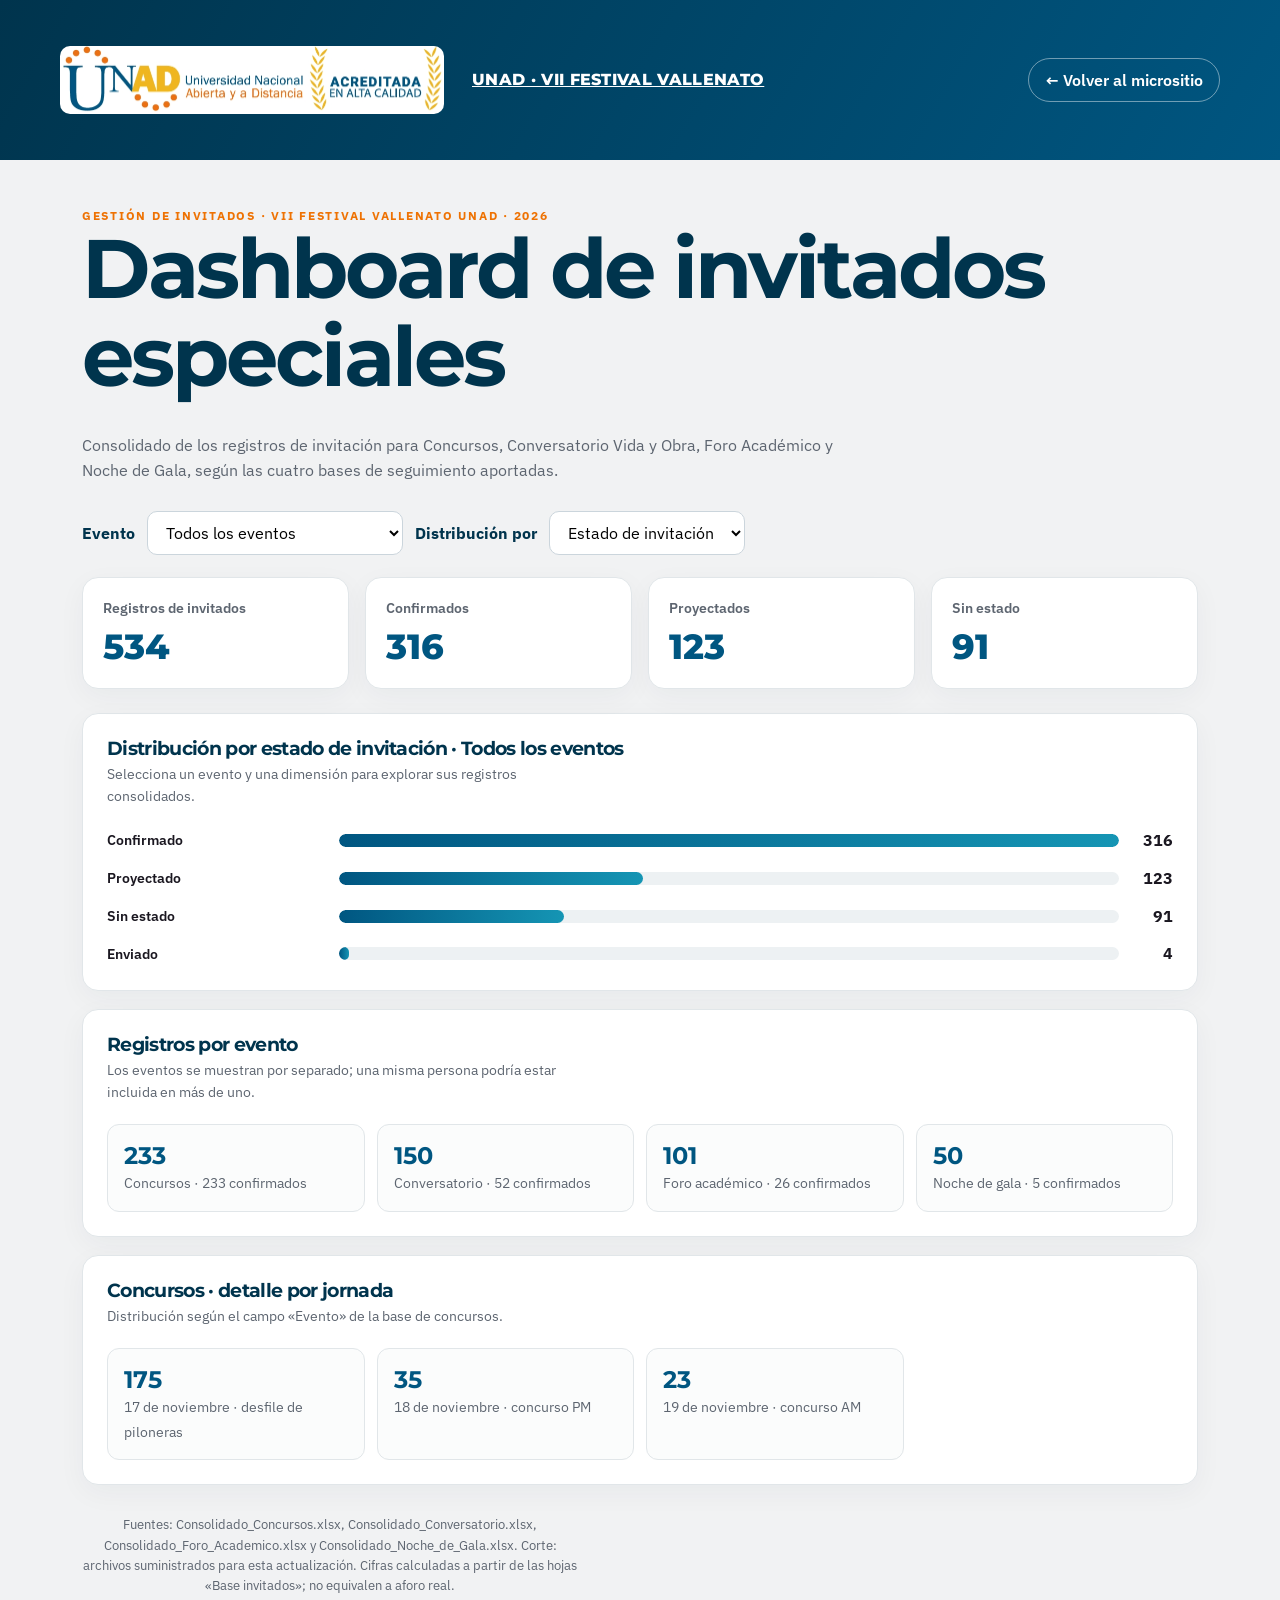
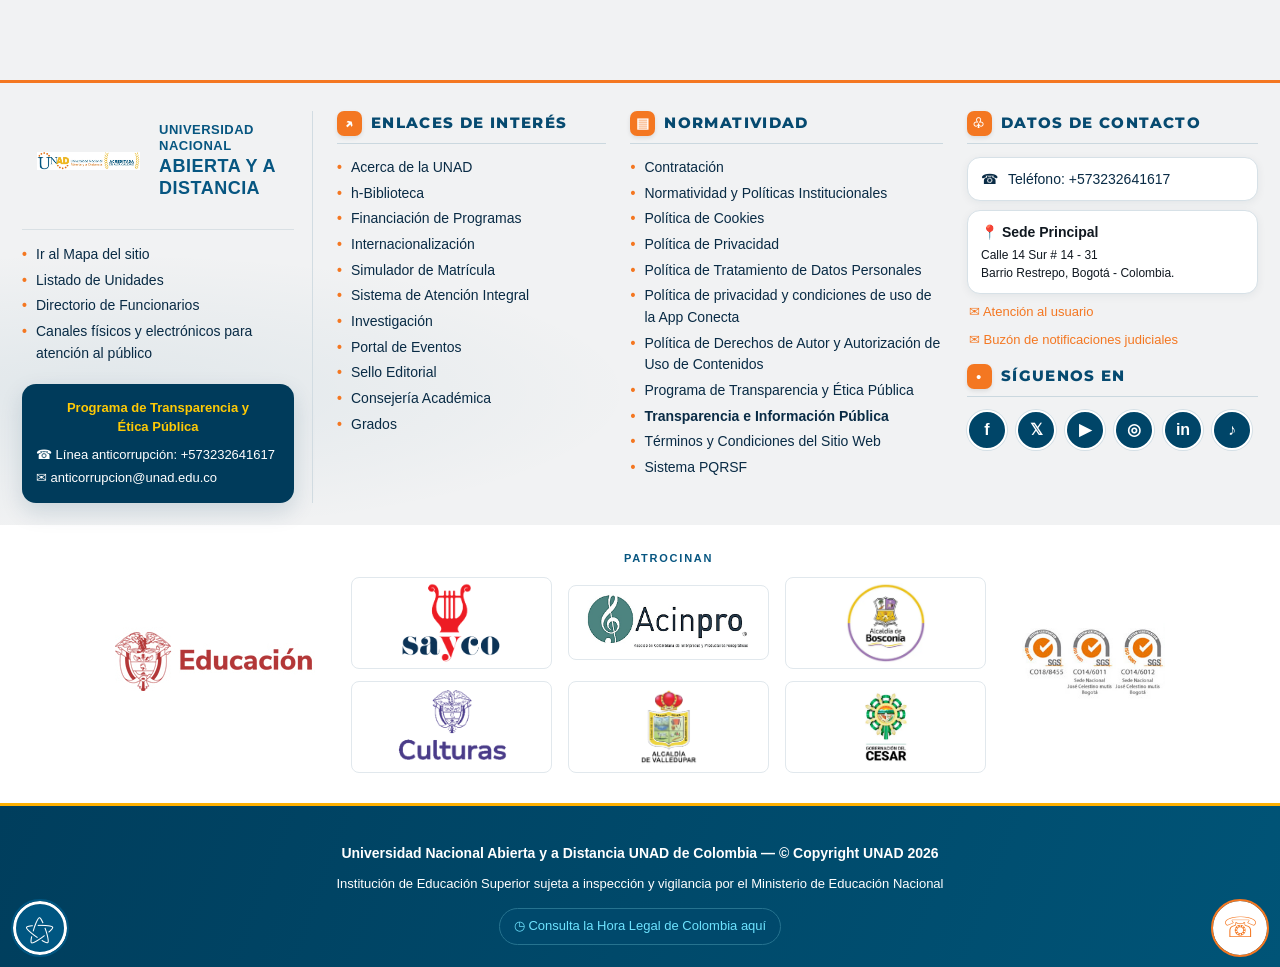
<file: asistencia.html>
<!DOCTYPE html>
<html lang="es">
<head>
<meta charset="UTF-8"><meta name="viewport" content="width=device-width, initial-scale=1"><meta name="referrer" content="strict-origin-when-cross-origin">
<title>Dashboard de invitados especiales | VII Festival UNAD</title>
<link rel="preconnect" href="https://fonts.googleapis.com"><link rel="preconnect" href="https://fonts.gstatic.com" crossorigin>
<link href="https://fonts.googleapis.com/css2?family=IBM+Plex+Sans:wght@400;500;600;700&family=Montserrat:wght@600;700;800&display=swap" rel="stylesheet">
<style>
:root{--blue:#005681;--navy:#00344d;--orange:#ee7203;--gold:#f4be00;--paper:#f1f2f3;--ink:#1a1720;--muted:#5d6570;--line:#e1e6e9}
*{box-sizing:border-box}body{margin:0;background:var(--paper);color:var(--ink);font-family:'IBM Plex Sans',sans-serif;line-height:1.5}
a{color:inherit}.top{background:linear-gradient(120deg,var(--navy),var(--blue));color:#fff;padding:22px max(22px,calc((100% - 1160px)/2));display:flex;justify-content:space-between;align-items:center;gap:20px;flex-wrap:wrap}
.brand{font-family:Montserrat,sans-serif;font-weight:800;letter-spacing:.02em}.back{color:#fff;text-decoration:none;border:1px solid #ffffff70;border-radius:999px;padding:9px 16px;font-weight:600}
main{max-width:1160px;margin:auto;padding:46px 22px 70px}.eyebrow{color:var(--orange);font-size:.78rem;font-weight:800;letter-spacing:.14em;text-transform:uppercase}
h1,h2{font-family:Montserrat,sans-serif;line-height:1.15}h1{font-size:clamp(2rem,4vw,3.1rem);margin:8px 0 12px;color:var(--navy)}.intro{color:var(--muted);max-width:760px;margin:0 0 28px}
.note{background:#fff8e6;border-left:4px solid var(--gold);padding:13px 16px;border-radius:8px;color:#58451a;font-size:.9rem;margin:20px 0 28px}
.filters{display:flex;gap:12px;align-items:center;flex-wrap:wrap;margin:22px 0}
.filters label{font-weight:700;color:var(--navy)}select{font:inherit;padding:10px 14px;border:1px solid #cbd5dc;border-radius:10px;background:#fff;min-width:190px}
.kpis{display:grid;grid-template-columns:repeat(4,minmax(0,1fr));gap:16px;margin:18px 0 24px}.kpi,.panel{background:#fff;border:1px solid var(--line);border-radius:16px;box-shadow:0 8px 28px #00344d0b}
.kpi{padding:20px}.kpi span{display:block;color:var(--muted);font-size:.86rem;font-weight:600}.kpi strong{display:block;color:var(--blue);font:800 2.2rem Montserrat,sans-serif;margin-top:6px}
.panel{padding:24px;margin-top:18px}.panel h2{font-size:1.2rem;color:var(--navy);margin:0 0 6px}.sub{font-size:.88rem;color:var(--muted);margin:0 0 20px}
.bars{display:grid;gap:13px}.barrow{display:grid;grid-template-columns:minmax(110px,220px) 1fr 42px;gap:12px;align-items:center}.barlabel{font-size:.9rem;font-weight:600;overflow-wrap:anywhere}.track{height:13px;background:#edf1f3;border-radius:99px;overflow:hidden}.fill{height:100%;width:0;background:linear-gradient(90deg,var(--blue),#1595b4);border-radius:99px;transition:width .35s}.value{text-align:right;font-weight:700;font-variant-numeric:tabular-nums}
.days{display:grid;grid-template-columns:repeat(4,minmax(0,1fr));gap:12px}.day{border:1px solid var(--line);border-radius:12px;padding:16px;background:#fbfcfc}.day strong{font:700 1.5rem Montserrat;color:var(--blue);display:block}.day span{color:var(--muted);font-size:.85rem}
.footer{text-align:center;color:var(--muted);font-size:.82rem;margin-top:30px}
@media(max-width:760px){main{padding:32px 16px 55px}.kpis{grid-template-columns:repeat(2,1fr)}.barrow{grid-template-columns:100px 1fr 32px;gap:8px}.panel{padding:18px}.days{grid-template-columns:1fr}}
@media(max-width:390px){.kpis{grid-template-columns:1fr 1fr}.kpi{padding:14px}.kpi strong{font-size:1.8rem}}
</style><link rel="stylesheet" href="styles.css?v=responsive-20261118"></head>
<body>
<header class="top"><a class="brand" href="index.html"><img src="images/LOGO%20-%20UNAD.png" alt="UNAD" style="width:76px;height:70px;object-fit:contain;vertical-align:middle;margin-right:14px">UNAD · VII FESTIVAL VALLENATO</a><a class="back" href="index.html">← Volver al micrositio</a></header>
<main>
<div class="eyebrow">Gestión de invitados · VII Festival Vallenato UNAD · 2026</div>
<h1>Dashboard de invitados especiales</h1>
<p class="intro">Consolidado de los registros de invitación para Concursos, Conversatorio Vida y Obra, Foro Académico y Noche de Gala, según las cuatro bases de seguimiento aportadas.</p>

<div class="filters"><label for="evento">Evento</label><select id="evento"><option value="todos">Todos los eventos</option><option value="concursos">Concursos · 17, 18 y 19 nov.</option><option value="conversatorio">Conversatorio · 17 nov.</option><option value="foro">Foro académico · 18 nov.</option><option value="gala">Noche de gala · 19 nov.</option></select><label for="dimension">Distribución por</label><select id="dimension"><option value="estado">Estado de invitación</option><option value="modalidad">Modalidad prevista</option><option value="tipo">Tipo de invitado</option></select></div>
<section class="kpis" aria-live="polite">
<div class="kpi"><span>Registros de invitados</span><strong id="kTotal">534</strong></div>
<div class="kpi"><span>Confirmados</span><strong id="kConfirmados">316</strong></div>
<div class="kpi"><span>Proyectados</span><strong id="kProyectados">123</strong></div>
<div class="kpi"><span>Sin estado</span><strong id="kSinEstado">91</strong></div>
</section>
<section class="panel"><h2 id="tituloDistribucion">Distribución por estado de invitación</h2><p class="sub">Selecciona un evento y una dimensión para explorar sus registros consolidados.</p><div class="bars" id="grafica" role="img" aria-label="Distribución de invitados"></div></section>
<section class="panel"><h2>Registros por evento</h2><p class="sub">Los eventos se muestran por separado; una misma persona podría estar incluida en más de uno.</p><div class="days" id="eventosResumen"></div></section>
<section class="panel"><h2>Concursos · detalle por jornada</h2><p class="sub">Distribución según el campo «Evento» de la base de concursos.</p><div class="days"><div class="day"><strong>175</strong><span>17 de noviembre · desfile de piloneras</span></div><div class="day"><strong>35</strong><span>18 de noviembre · concurso PM</span></div><div class="day"><strong>23</strong><span>19 de noviembre · concurso AM</span></div></div></section>
<p class="footer">Fuentes: Consolidado_Concursos.xlsx, Consolidado_Conversatorio.xlsx, Consolidado_Foro_Academico.xlsx y Consolidado_Noche_de_Gala.xlsx. Corte: archivos suministrados para esta actualización. Cifras calculadas a partir de las hojas «Base invitados»; no equivalen a aforo real.</p>
</main>
<script>
const DATA={
concursos:{label:"Concursos",total:233,estado:{"Confirmado":233,"Enviado":0,"Proyectado":0,"Sin estado":0},modalidad:{"Presencial":233,"Virtual":0,"Sin modalidad":0},tipo:{"Universidad":210,"Funcionario UNAD":10,"Docente":10,"Otro":2,"Sin tipo":1}},
conversatorio:{label:"Conversatorio",total:150,estado:{"Confirmado":52,"Enviado":3,"Proyectado":66,"Sin estado":29},modalidad:{"Presencial":123,"Virtual":0,"Sin modalidad":27},tipo:{"Gobernación":2,"Otro":19,"Universidad":2,"Directivo":2,"Empresario":3,"Alcaldía":7,"Gobierno":1,"Sin tipo":23,"Invitado especial":62,"Funcionario UNAD":29}},
foro:{label:"Foro académico",total:101,estado:{"Confirmado":26,"Enviado":0,"Proyectado":48,"Sin estado":27},modalidad:{"Presencial":93,"Virtual":0,"Sin modalidad":8},tipo:{"Directivo":24,"Invitado especial":16,"Empresario":2,"Otro":20,"Docente":19,"Universidad":1,"Sin tipo":10,"Alcaldía":1,"Funcionario UNAD":8}},
gala:{label:"Noche de gala",total:50,estado:{"Confirmado":5,"Enviado":1,"Proyectado":9,"Sin estado":35},modalidad:{"Presencial":28,"Virtual":0,"Sin modalidad":22},tipo:{"Otro":17,"Gobierno":1,"Invitado especial":12,"Alcaldía":1,"Sin tipo":19}}
};
const $=id=>document.getElementById(id);
function datos(){const k=$('evento').value;if(k!=='todos')return DATA[k];const rows=Object.values(DATA);const out={label:"Todos los eventos",total:0,estado:{},modalidad:{},tipo:{}};for(const row of rows){out.total+=row.total;for(const d of ["estado","modalidad","tipo"]){for(const [key,value] of Object.entries(row[d]))out[d][key]=(out[d][key]||0)+value;}}return out;}
function actualizar(){
const x=datos(),dim=$('dimension').value;
$('kTotal').textContent=x.total;
$('kConfirmados').textContent=x.estado.Confirmado||0;
$('kProyectados').textContent=x.estado.Proyectado||0;
$('kSinEstado').textContent=x.estado["Sin estado"]||0;
$('tituloDistribucion').textContent='Distribución por '+({estado:"estado de invitación",modalidad:"modalidad prevista",tipo:"tipo de invitado"}[dim])+' · '+x.label;
const items=Object.entries(x[dim]).filter(([_,v])=>v>0).sort((a,b)=>b[1]-a[1]);
const max=Math.max(1,...items.map(x=>x[1]));
$('grafica').replaceChildren(...items.map(([name,value])=>{const row=document.createElement('div');row.className='barrow';const label=document.createElement('div');label.className='barlabel';label.textContent=name;const track=document.createElement('div');track.className='track';const fill=document.createElement('div');fill.className='fill';fill.style.width=(value/max*100)+'%';track.append(fill);const val=document.createElement('div');val.className='value';val.textContent=value;row.append(label,track,val);return row;}));
$('eventosResumen').replaceChildren(...Object.values(DATA).map(x=>{const div=document.createElement('div');div.className='day';const strong=document.createElement('strong');strong.textContent=x.total;const span=document.createElement('span');span.textContent=x.label+' · '+x.estado.Confirmado+' confirmados';div.append(strong,span);return div;}));
}
$('evento').addEventListener('change',actualizar);$('dimension').addEventListener('change',actualizar);actualizar();
</script><footer class="unad-footer" aria-label="Pie de página institucional">
  <div class="unad-footer__upper">
    <div class="unad-footer__grid">
      <section class="unad-footer__brand">
        <a class="unad-footer__brandmark" href="https://www.unad.edu.co/" aria-label="Universidad Nacional Abierta y a Distancia">
          <img src="images/LOGO%20-%20UNAD.png" alt="Logo UNAD">
          <span>UNIVERSIDAD NACIONAL<br><b>ABIERTA Y A DISTANCIA</b></span>
        </a>
        <ul class="unad-footer__plain">
          <li><a href="https://www.unad.edu.co/">Ir al Mapa del sitio</a></li>
          <li><a href="https://www.unad.edu.co/">Listado de Unidades</a></li>
          <li><a href="https://www.unad.edu.co/">Directorio de Funcionarios</a></li>
          <li><a href="https://www.unad.edu.co/">Canales físicos y electrónicos para atención al público</a></li>
        </ul>
        <div class="unad-footer__ethics"><strong>Programa de Transparencia y<br>Ética Pública</strong><a href="tel:+573232641617">☎ Línea anticorrupción: +573232641617</a><a href="mailto:anticorrupcion@unad.edu.co">✉ anticorrupcion@unad.edu.co</a></div>
      </section>
      <section class="unad-footer__column">
        <h2><span>↗</span> ENLACES DE INTERÉS</h2>
        <ul>
          <li><a href="https://www.unad.edu.co/">Acerca de la UNAD</a></li>
          <li><a href="https://biblioteca.unad.edu.co/">h-Biblioteca</a></li>
          <li><a href="https://www.unad.edu.co/">Financiación de Programas</a></li>
          <li><a href="https://www.unad.edu.co/">Internacionalización</a></li>
          <li><a href="https://www.unad.edu.co/">Simulador de Matrícula</a></li>
          <li><a href="https://www.unad.edu.co/">Sistema de Atención Integral</a></li>
          <li><a href="https://investigaciones.unad.edu.co/">Investigación</a></li>
          <li><a href="https://eventos.unad.edu.co/">Portal de Eventos</a></li>
          <li><a href="https://editorial.unad.edu.co/">Sello Editorial</a></li>
          <li><a href="https://www.unad.edu.co/">Consejería Académica</a></li>
          <li><a href="https://www.unad.edu.co/">Grados</a></li>
        </ul>
      </section>
      <section class="unad-footer__column">
        <h2><span>▤</span> NORMATIVIDAD</h2>
        <ul>
          <li><a href="https://www.unad.edu.co/">Contratación</a></li>
          <li><a href="https://www.unad.edu.co/">Normatividad y Políticas Institucionales</a></li>
          <li><a href="https://www.unad.edu.co/">Política de Cookies</a></li>
          <li><a href="https://www.unad.edu.co/">Política de Privacidad</a></li>
          <li><a href="https://www.unad.edu.co/">Política de Tratamiento de Datos Personales</a></li>
          <li><a href="https://www.unad.edu.co/">Política de privacidad y condiciones de uso de la App Conecta</a></li>
          <li><a href="https://www.unad.edu.co/">Política de Derechos de Autor y Autorización de Uso de Contenidos</a></li>
          <li><a href="https://www.unad.edu.co/">Programa de Transparencia y Ética Pública</a></li>
          <li><a href="https://www.unad.edu.co/"><b>Transparencia e Información Pública</b></a></li>
          <li><a href="https://www.unad.edu.co/">Términos y Condiciones del Sitio Web</a></li>
          <li><a href="https://www.unad.edu.co/">Sistema PQRSF</a></li>
        </ul>
      </section>
      <section class="unad-footer__contact">
        <h2><span>♧</span> DATOS DE CONTACTO</h2>
        <a class="unad-footer__phone" href="tel:+573232641617">☎ <span>Teléfono: +573232641617</span></a>
        <div class="unad-footer__address"><b>📍 Sede Principal</b><small>Calle 14 Sur # 14 - 31<br>Barrio Restrepo, Bogotá - Colombia.</small></div>
        <a class="unad-footer__orange" href="https://www.unad.edu.co/">✉ Atención al usuario</a>
        <a class="unad-footer__orange" href="https://www.unad.edu.co/">✉ Buzón de notificaciones judiciales</a>
        <h2 class="unad-footer__social-title"><span>•</span> SÍGUENOS EN</h2>
        <div class="unad-footer__social">
          <a href="https://www.facebook.com/UniversidadUNAD/" aria-label="Facebook">f</a>
          <a href="https://x.com/UniversidadUNAD" aria-label="X">𝕏</a>
          <a href="https://www.youtube.com/user/universidadunad" aria-label="YouTube">▶</a>
          <a href="https://www.instagram.com/universidadunad/" aria-label="Instagram">◎</a>
          <a href="https://www.linkedin.com/school/universidad-nacional-abierta-y-a-distancia-unad/" aria-label="LinkedIn">in</a>
          <a href="https://www.tiktok.com/@universidadunad" aria-label="TikTok">♪</a>
        </div>
      </section>
    </div>
  </div>
  <div class="unad-footer__certs" aria-label="Acreditaciones y certificaciones institucionales"><div class="unad-footer__certs-inner"><img class="unad-footer__mineducacion" src="images/MINEDUCACION.webp" alt="Ministerio de Educación Nacional">
<div class="unad-footer__sponsors" aria-label="Patrocinadores del VII Festival">
 <span class="unad-footer__sponsors-title">Patrocinan</span>
 <div class="unad-footer__sponsors-list">
  <img src="images/PATROCINADORES/SAYCO.png" alt="Sociedad de Autores y Compositores de Colombia, SAYCO" loading="lazy">
  <img src="images/PATROCINADORES/ACINPRO.png" alt="Asociación Colombiana de Intérpretes y Productores Fonográficos, ACINPRO" loading="lazy">
  <img src="images/PATROCINADORES/ALCALDIA%20DE%20BOSCONIA.png" alt="Alcaldía de Bosconia" loading="lazy">
  <img src="images/PATROCINADORES/CULTURAS.png" alt="Ministerio de las Culturas, las Artes y los Saberes" loading="lazy">
  <img src="images/PATROCINADORES/ALCALDIA%20DE%20VALLEDUPAR.png" alt="Alcaldía de Valledupar" loading="lazy">
  <img src="images/PATROCINADORES/GOBERNACION%20DEL%20CESAR.png" alt="Gobernación del Cesar" loading="lazy">
 </div>
</div><img class="unad-footer__certificaciones" src="images/CERTIFICACIONES.webp" alt="Certificaciones institucionales UNAD"></div></div>
  <div class="unad-footer__bottom"><p><strong>Universidad Nacional Abierta y a Distancia UNAD de Colombia — © Copyright UNAD 2026</strong></p><p>Institución de Educación Superior sujeta a inspección y vigilancia por el Ministerio de Educación Nacional</p><a href="https://horalegal.inm.gov.co/">◷ Consulta la Hora Legal de Colombia aquí</a></div>
  <a class="unad-footer__access" href="https://www.unad.edu.co/" aria-label="Accesibilidad">⚝</a>
  <a class="unad-footer__help" href="https://www.unad.edu.co/" aria-label="Servicios en línea y asesoría">☏</a>
</footer></body></html>
</file>
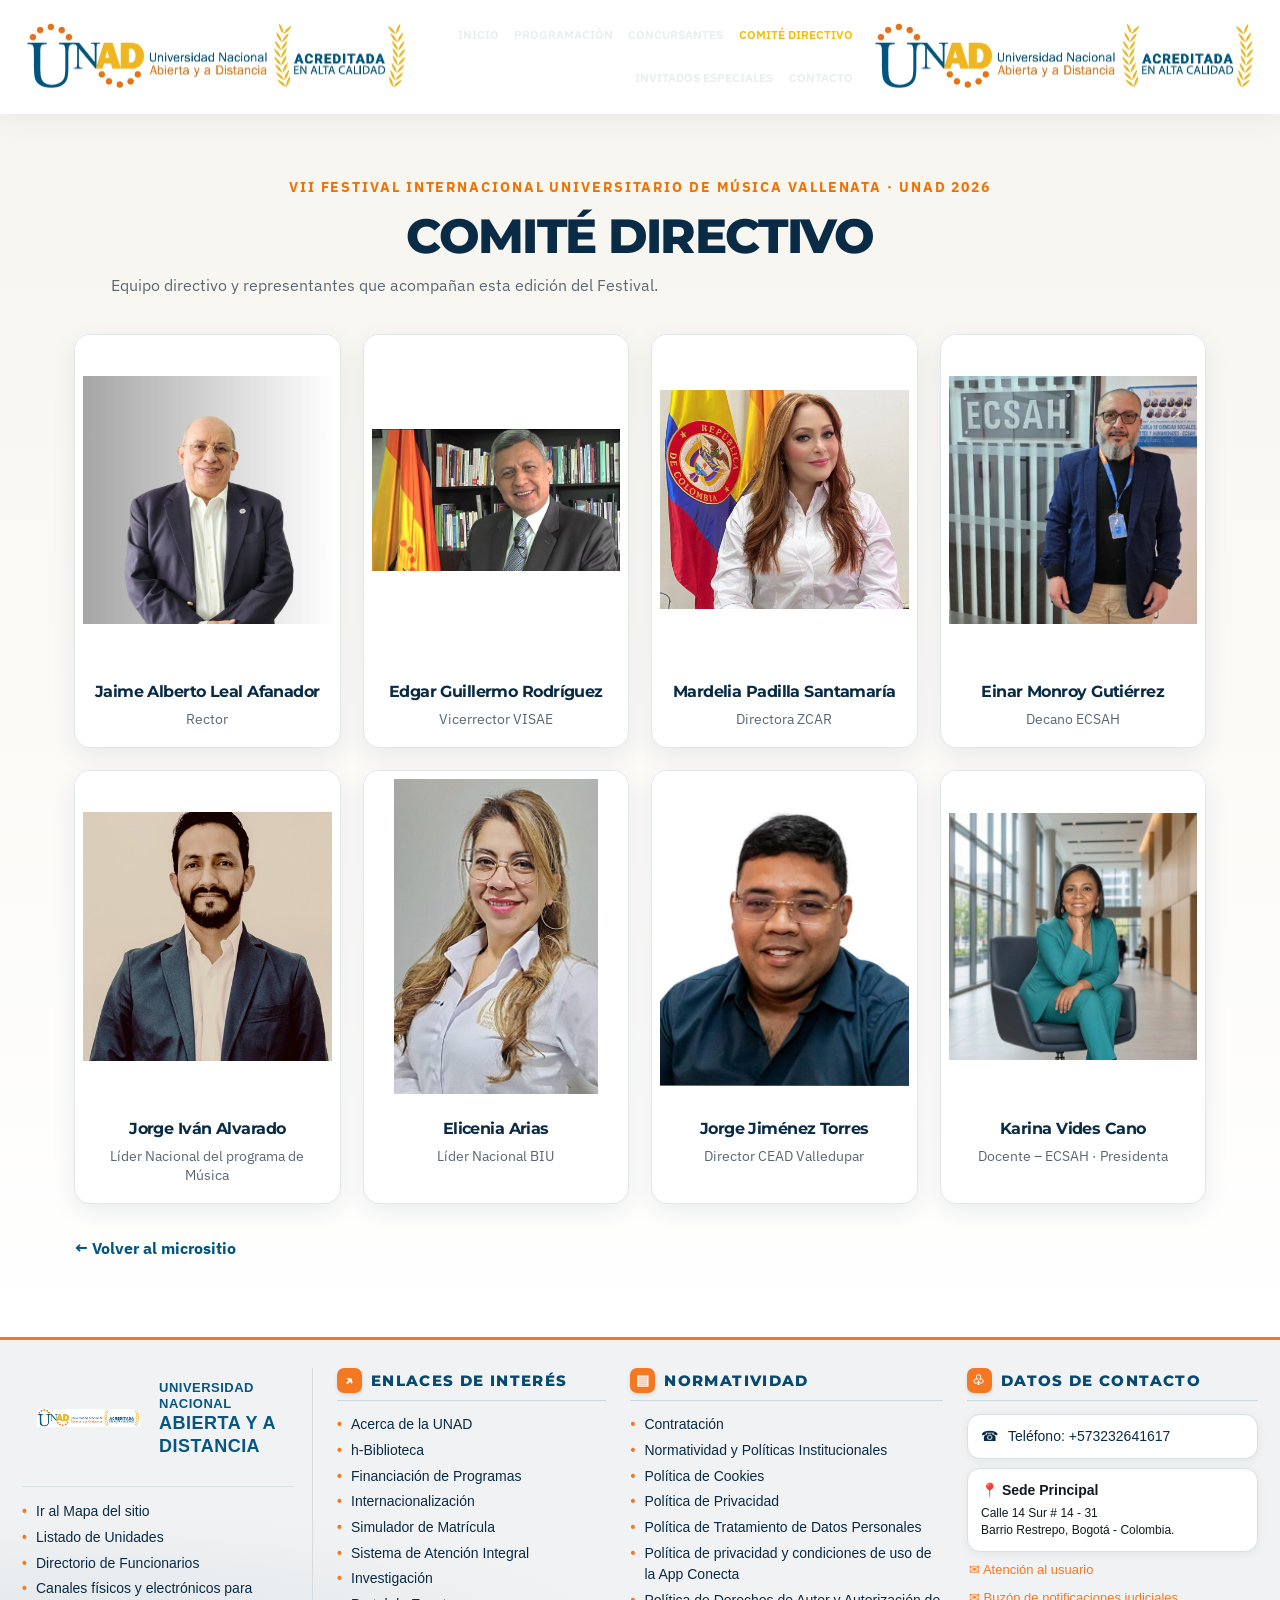
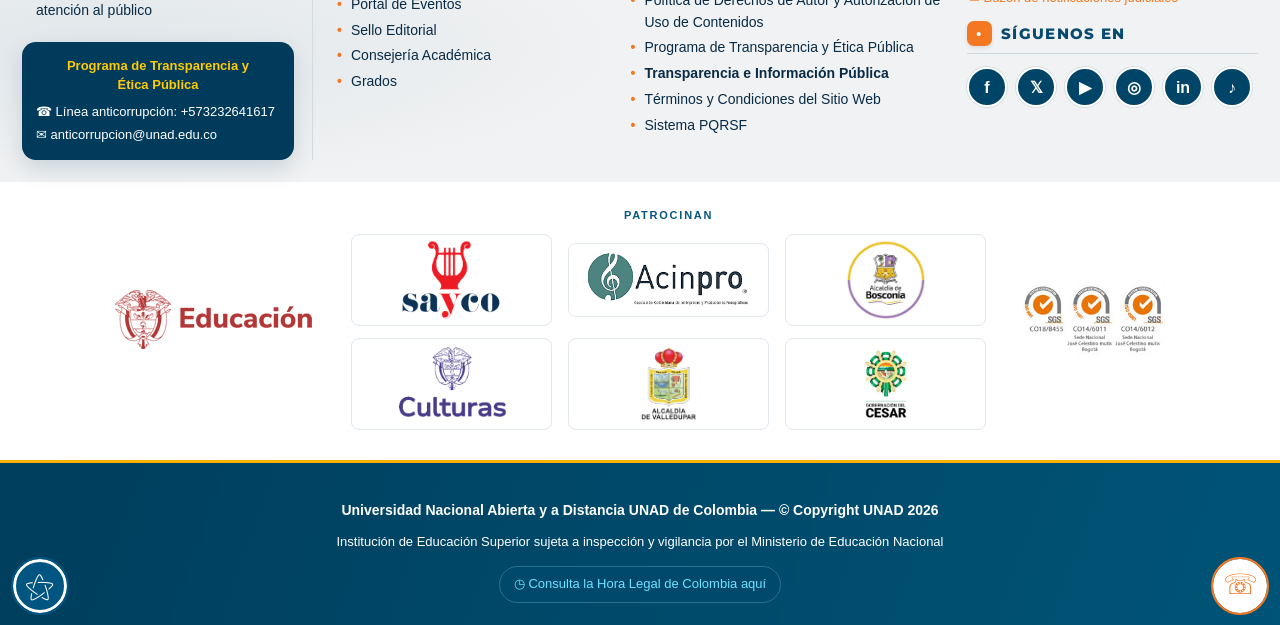
<file: comite-directivo.html>
<!doctype html><html lang="es"><head><meta charset="utf-8"><meta name="viewport" content="width=device-width,initial-scale=1"><meta name="referrer" content="strict-origin-when-cross-origin"><title>Comité Directivo | VII Festival Vallenato UNAD</title><link rel="preconnect" href="https://fonts.googleapis.com"><link rel="preconnect" href="https://fonts.gstatic.com" crossorigin><link href="https://fonts.googleapis.com/css2?family=IBM+Plex+Sans:wght@400;500;600;700&family=Montserrat:wght@500;600;700;800&display=swap" rel="stylesheet"><link rel="stylesheet" href="styles.css?v=responsive-20261118"><style>
.comite-main{min-height:70vh;padding:60px 0 76px;background:linear-gradient(180deg,#f7f5ef,#fff)}.comite-head{text-align:center;margin:0 auto 36px}.comite-head h1{font:800 clamp(2rem,4vw,3rem) Montserrat,sans-serif;color:#092b45;margin:8px 0}.comite-head p{color:#5d6872}.comite-grid{display:grid;grid-template-columns:repeat(4,minmax(0,1fr));gap:22px}.directivo-card{overflow:hidden;background:#fff;border:1px solid #e1e6e9;border-radius:16px;box-shadow:0 8px 25px rgba(5,35,58,.08);text-align:center}.directivo-card img{display:block;width:100%;aspect-ratio:4/5;object-fit:contain;background:#fff;padding:8px}.directivo-card div{padding:16px 12px 18px}.directivo-card h2{font:700 1rem/1.35 Montserrat,sans-serif;color:#092b45;margin:0 0 7px}.directivo-card p{font-size:.87rem;line-height:1.4;color:#596773;margin:0}.comite-back{display:inline-block;margin-top:32px;color:#005681;font-weight:700;text-decoration:none}@media(max-width:900px){.comite-grid{grid-template-columns:repeat(2,minmax(0,1fr))}}@media(max-width:560px){.comite-main{padding:40px 0 54px}.comite-grid{grid-template-columns:1fr 1fr;gap:12px}.directivo-card div{padding:12px 8px 14px}.directivo-card h2{font-size:.82rem}.directivo-card p{font-size:.75rem}}
</style></head><body><header class="cabecera"><div class="contenedor cabecera__barra"><a href="index.html#inicio" class="marca"><img class="logo-unad" src="images/LOGO%20-%20UNAD.png" alt="Logo oficial de la UNAD"><span class="marca__texto"><strong>VII Festival</strong><small>Internacional Universitario</small><span class="sello-acreditacion-mini">DE MÚSICA VALLENATA · UNAD 2026</span></span></a><button class="menu-boton" id="menuBoton" aria-expanded="false" aria-controls="menuPrincipal" aria-label="Abrir menú"><span></span><span></span><span></span></button><nav id="menuPrincipal" class="nav concursantes-nav"><a href="index.html#inicio">Inicio</a><a href="index.html#programacion">Programación</a><a href="concursantes.html">Concursantes</a><a href="comite-directivo.html" aria-current="page">Comité Directivo</a><a href="invitados-especiales.html">Invitados especiales</a><a href="index.html#contacto">Contacto</a></nav><a class="marca-unad" href="https://www.unad.edu.co/" aria-label="UNAD"><img class="logo-unad" src="images/LOGO%20-%20UNAD.png" alt="Logo oficial de la UNAD"></a></div></header><main class="comite-main"><div class="contenedor"><div class="comite-head"><span class="seccion__kicker">VII Festival Internacional Universitario de Música Vallenata · UNAD 2026</span><h1>COMITÉ DIRECTIVO</h1><p>Equipo directivo y representantes que acompañan esta edición del Festival.</p></div><section class="comite-grid" aria-label="Integrantes del Comité Directivo"><article class="directivo-card"><img src="images/fotoscomite/1%20Comite_Jaime%20Leal.jpeg" alt="Retrato de Jaime Alberto Leal Afanador"><div><h2>Jaime Alberto Leal Afanador</h2><p>Rector</p></div></article>
<article class="directivo-card"><img src="images/fotoscomite/2%20Comite_Edgar%20Rodriguez.jpg" alt="Retrato de Edgar Guillermo Rodríguez"><div><h2>Edgar Guillermo Rodríguez</h2><p>Vicerrector VISAE</p></div></article>
<article class="directivo-card"><img src="images/fotoscomite/3%20Comite_Mardelia%20Padilla.jpg" alt="Retrato de Mardelia Padilla Santamaría"><div><h2>Mardelia Padilla Santamaría</h2><p>Directora ZCAR</p></div></article>
<article class="directivo-card"><img src="images/fotoscomite/4%20Comite%20Einar%20Monroy.jpg" alt="Retrato de Einar Monroy Gutiérrez"><div><h2>Einar Monroy Gutiérrez</h2><p>Decano ECSAH</p></div></article>
<article class="directivo-card"><img src="images/fotoscomite/5%20Comite_Jorge%20Alvarado.jpg" alt="Retrato de Jorge Iván Alvarado"><div><h2>Jorge Iván Alvarado</h2><p>Líder Nacional del programa de Música</p></div></article>
<article class="directivo-card"><img src="images/fotoscomite/6%20Comite_%20Elicenia_Arias.jpeg" alt="Retrato de Elicenia Arias"><div><h2>Elicenia Arias</h2><p>Líder Nacional BIU</p></div></article>
<article class="directivo-card"><img src="images/fotoscomite/7%20Comite_%20Jorge%20Jimenez.jpg" alt="Retrato de Jorge Jiménez Torres"><div><h2>Jorge Jiménez Torres</h2><p>Director CEAD Valledupar</p></div></article>
<article class="directivo-card"><img src="images/fotoscomite/8%20Comite_Karina%20Vides.jpg" alt="Retrato de Karina Vides Cano"><div><h2>Karina Vides Cano</h2><p>Docente – ECSAH · Presidenta</p></div></article></section><a class="comite-back" href="index.html#inicio">← Volver al micrositio</a></div></main><footer class="unad-footer" aria-label="Pie de página institucional">
  <div class="unad-footer__upper">
    <div class="unad-footer__grid">
      <section class="unad-footer__brand">
        <a class="unad-footer__brandmark" href="https://www.unad.edu.co/" aria-label="Universidad Nacional Abierta y a Distancia">
          <img src="images/LOGO%20-%20UNAD.png" alt="Logo UNAD">
          <span>UNIVERSIDAD NACIONAL<br><b>ABIERTA Y A DISTANCIA</b></span>
        </a>
        <ul class="unad-footer__plain">
          <li><a href="https://www.unad.edu.co/">Ir al Mapa del sitio</a></li>
          <li><a href="https://www.unad.edu.co/">Listado de Unidades</a></li>
          <li><a href="https://www.unad.edu.co/">Directorio de Funcionarios</a></li>
          <li><a href="https://www.unad.edu.co/">Canales físicos y electrónicos para atención al público</a></li>
        </ul>
        <div class="unad-footer__ethics"><strong>Programa de Transparencia y<br>Ética Pública</strong><a href="tel:+573232641617">☎ Línea anticorrupción: +573232641617</a><a href="mailto:anticorrupcion@unad.edu.co">✉ anticorrupcion@unad.edu.co</a></div>
      </section>
      <section class="unad-footer__column">
        <h2><span>↗</span> ENLACES DE INTERÉS</h2>
        <ul>
          <li><a href="https://www.unad.edu.co/">Acerca de la UNAD</a></li>
          <li><a href="https://biblioteca.unad.edu.co/">h-Biblioteca</a></li>
          <li><a href="https://www.unad.edu.co/">Financiación de Programas</a></li>
          <li><a href="https://www.unad.edu.co/">Internacionalización</a></li>
          <li><a href="https://www.unad.edu.co/">Simulador de Matrícula</a></li>
          <li><a href="https://www.unad.edu.co/">Sistema de Atención Integral</a></li>
          <li><a href="https://investigaciones.unad.edu.co/">Investigación</a></li>
          <li><a href="https://eventos.unad.edu.co/">Portal de Eventos</a></li>
          <li><a href="https://editorial.unad.edu.co/">Sello Editorial</a></li>
          <li><a href="https://www.unad.edu.co/">Consejería Académica</a></li>
          <li><a href="https://www.unad.edu.co/">Grados</a></li>
        </ul>
      </section>
      <section class="unad-footer__column">
        <h2><span>▤</span> NORMATIVIDAD</h2>
        <ul>
          <li><a href="https://www.unad.edu.co/">Contratación</a></li>
          <li><a href="https://www.unad.edu.co/">Normatividad y Políticas Institucionales</a></li>
          <li><a href="https://www.unad.edu.co/">Política de Cookies</a></li>
          <li><a href="https://www.unad.edu.co/">Política de Privacidad</a></li>
          <li><a href="https://www.unad.edu.co/">Política de Tratamiento de Datos Personales</a></li>
          <li><a href="https://www.unad.edu.co/">Política de privacidad y condiciones de uso de la App Conecta</a></li>
          <li><a href="https://www.unad.edu.co/">Política de Derechos de Autor y Autorización de Uso de Contenidos</a></li>
          <li><a href="https://www.unad.edu.co/">Programa de Transparencia y Ética Pública</a></li>
          <li><a href="https://www.unad.edu.co/"><b>Transparencia e Información Pública</b></a></li>
          <li><a href="https://www.unad.edu.co/">Términos y Condiciones del Sitio Web</a></li>
          <li><a href="https://www.unad.edu.co/">Sistema PQRSF</a></li>
        </ul>
      </section>
      <section class="unad-footer__contact">
        <h2><span>♧</span> DATOS DE CONTACTO</h2>
        <a class="unad-footer__phone" href="tel:+573232641617">☎ <span>Teléfono: +573232641617</span></a>
        <div class="unad-footer__address"><b>📍 Sede Principal</b><small>Calle 14 Sur # 14 - 31<br>Barrio Restrepo, Bogotá - Colombia.</small></div>
        <a class="unad-footer__orange" href="https://www.unad.edu.co/">✉ Atención al usuario</a>
        <a class="unad-footer__orange" href="https://www.unad.edu.co/">✉ Buzón de notificaciones judiciales</a>
        <h2 class="unad-footer__social-title"><span>•</span> SÍGUENOS EN</h2>
        <div class="unad-footer__social">
          <a href="https://www.facebook.com/UniversidadUNAD/" aria-label="Facebook">f</a>
          <a href="https://x.com/UniversidadUNAD" aria-label="X">𝕏</a>
          <a href="https://www.youtube.com/user/universidadunad" aria-label="YouTube">▶</a>
          <a href="https://www.instagram.com/universidadunad/" aria-label="Instagram">◎</a>
          <a href="https://www.linkedin.com/school/universidad-nacional-abierta-y-a-distancia-unad/" aria-label="LinkedIn">in</a>
          <a href="https://www.tiktok.com/@universidadunad" aria-label="TikTok">♪</a>
        </div>
      </section>
    </div>
  </div>
  <div class="unad-footer__certs" aria-label="Acreditaciones y certificaciones institucionales"><div class="unad-footer__certs-inner"><img class="unad-footer__mineducacion" src="images/MINEDUCACION.webp" alt="Ministerio de Educación Nacional">
<div class="unad-footer__sponsors" aria-label="Patrocinadores del VII Festival">
 <span class="unad-footer__sponsors-title">Patrocinan</span>
 <div class="unad-footer__sponsors-list">
  <img src="images/PATROCINADORES/SAYCO.png" alt="Sociedad de Autores y Compositores de Colombia, SAYCO" loading="lazy">
  <img src="images/PATROCINADORES/ACINPRO.png" alt="Asociación Colombiana de Intérpretes y Productores Fonográficos, ACINPRO" loading="lazy">
  <img src="images/PATROCINADORES/ALCALDIA%20DE%20BOSCONIA.png" alt="Alcaldía de Bosconia" loading="lazy">
  <img src="images/PATROCINADORES/CULTURAS.png" alt="Ministerio de las Culturas, las Artes y los Saberes" loading="lazy">
  <img src="images/PATROCINADORES/ALCALDIA%20DE%20VALLEDUPAR.png" alt="Alcaldía de Valledupar" loading="lazy">
  <img src="images/PATROCINADORES/GOBERNACION%20DEL%20CESAR.png" alt="Gobernación del Cesar" loading="lazy">
 </div>
</div><img class="unad-footer__certificaciones" src="images/CERTIFICACIONES.webp" alt="Certificaciones institucionales UNAD"></div></div>
  <div class="unad-footer__bottom"><p><strong>Universidad Nacional Abierta y a Distancia UNAD de Colombia — © Copyright UNAD 2026</strong></p><p>Institución de Educación Superior sujeta a inspección y vigilancia por el Ministerio de Educación Nacional</p><a href="https://horalegal.inm.gov.co/">◷ Consulta la Hora Legal de Colombia aquí</a></div>
  <a class="unad-footer__access" href="https://www.unad.edu.co/" aria-label="Accesibilidad">⚝</a>
  <a class="unad-footer__help" href="https://www.unad.edu.co/" aria-label="Servicios en línea y asesoría">☏</a>
</footer><script>const b=document.getElementById('menuBoton'),n=document.getElementById('menuPrincipal');if(b&&n)b.addEventListener('click',()=>{const open=b.getAttribute('aria-expanded')==='true';b.setAttribute('aria-expanded',String(!open));n.classList.toggle('nav--abierto',!open)});</script></body></html>
</file>
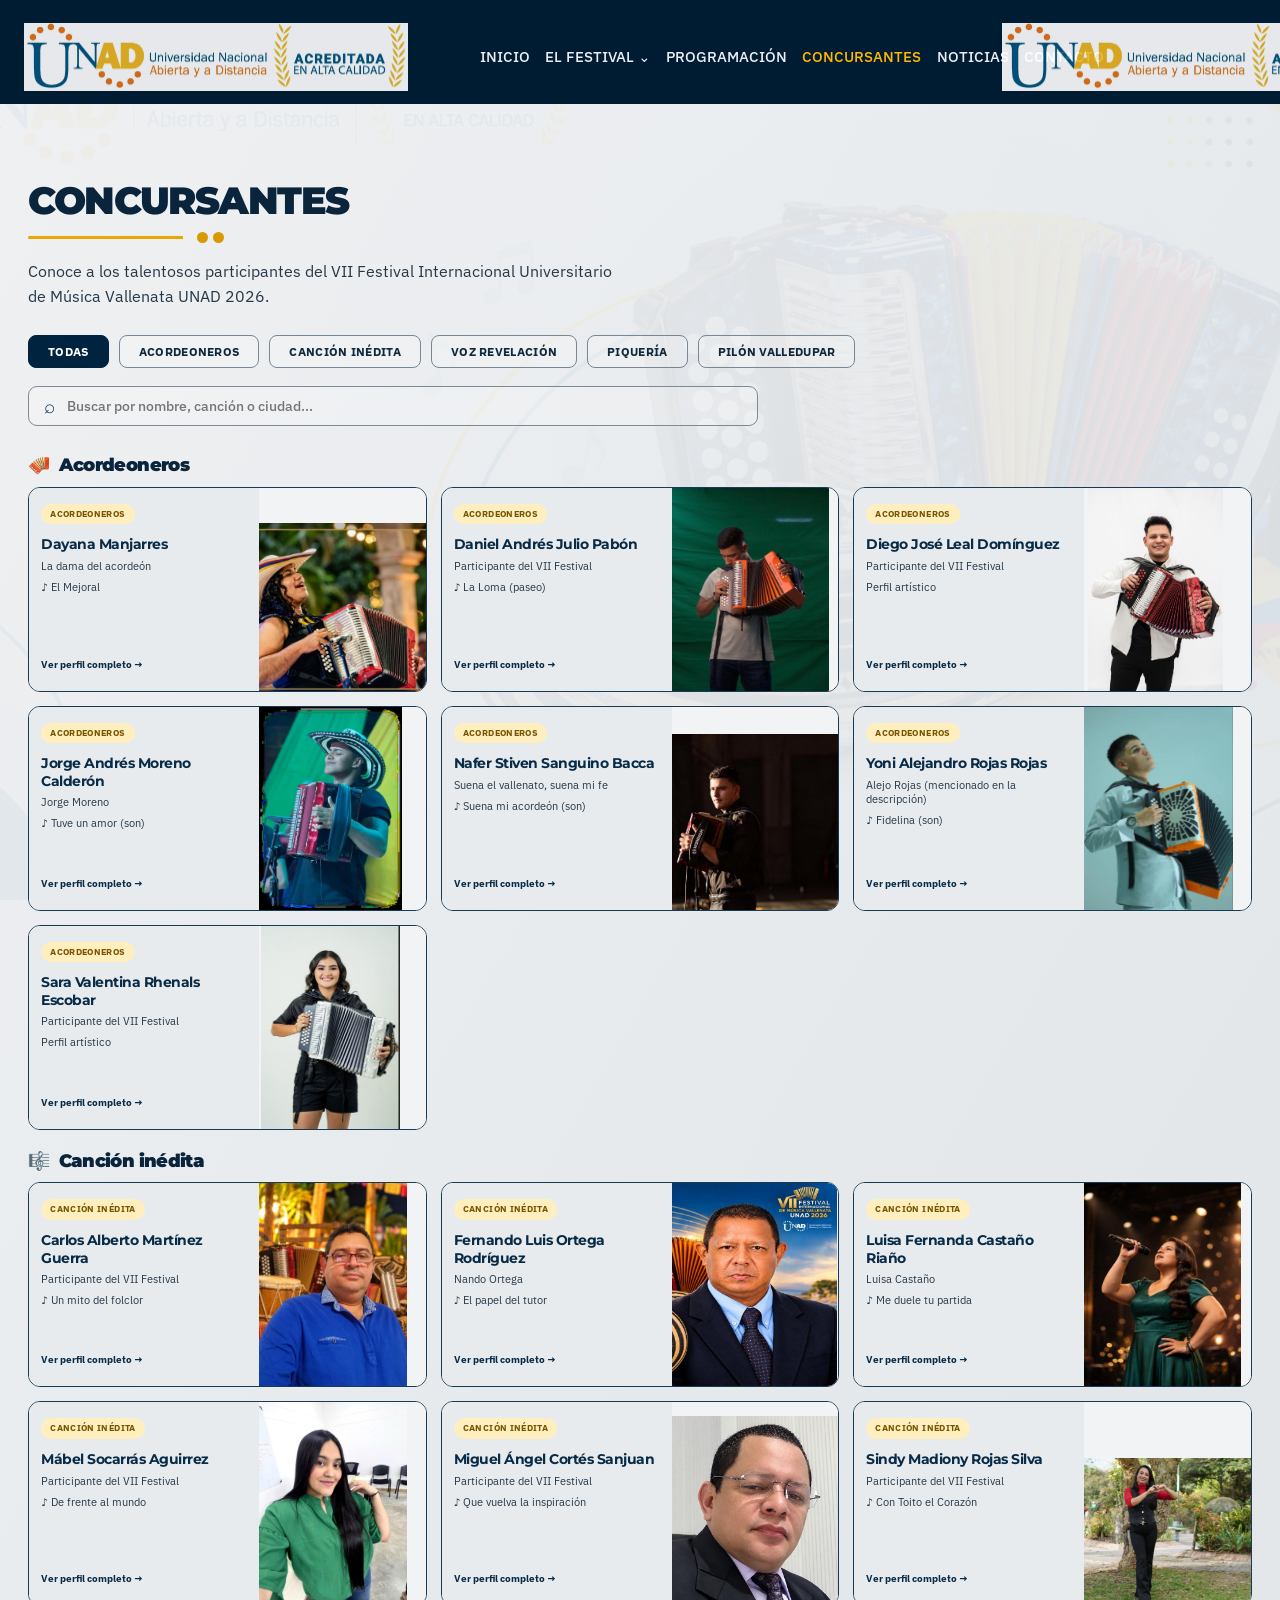
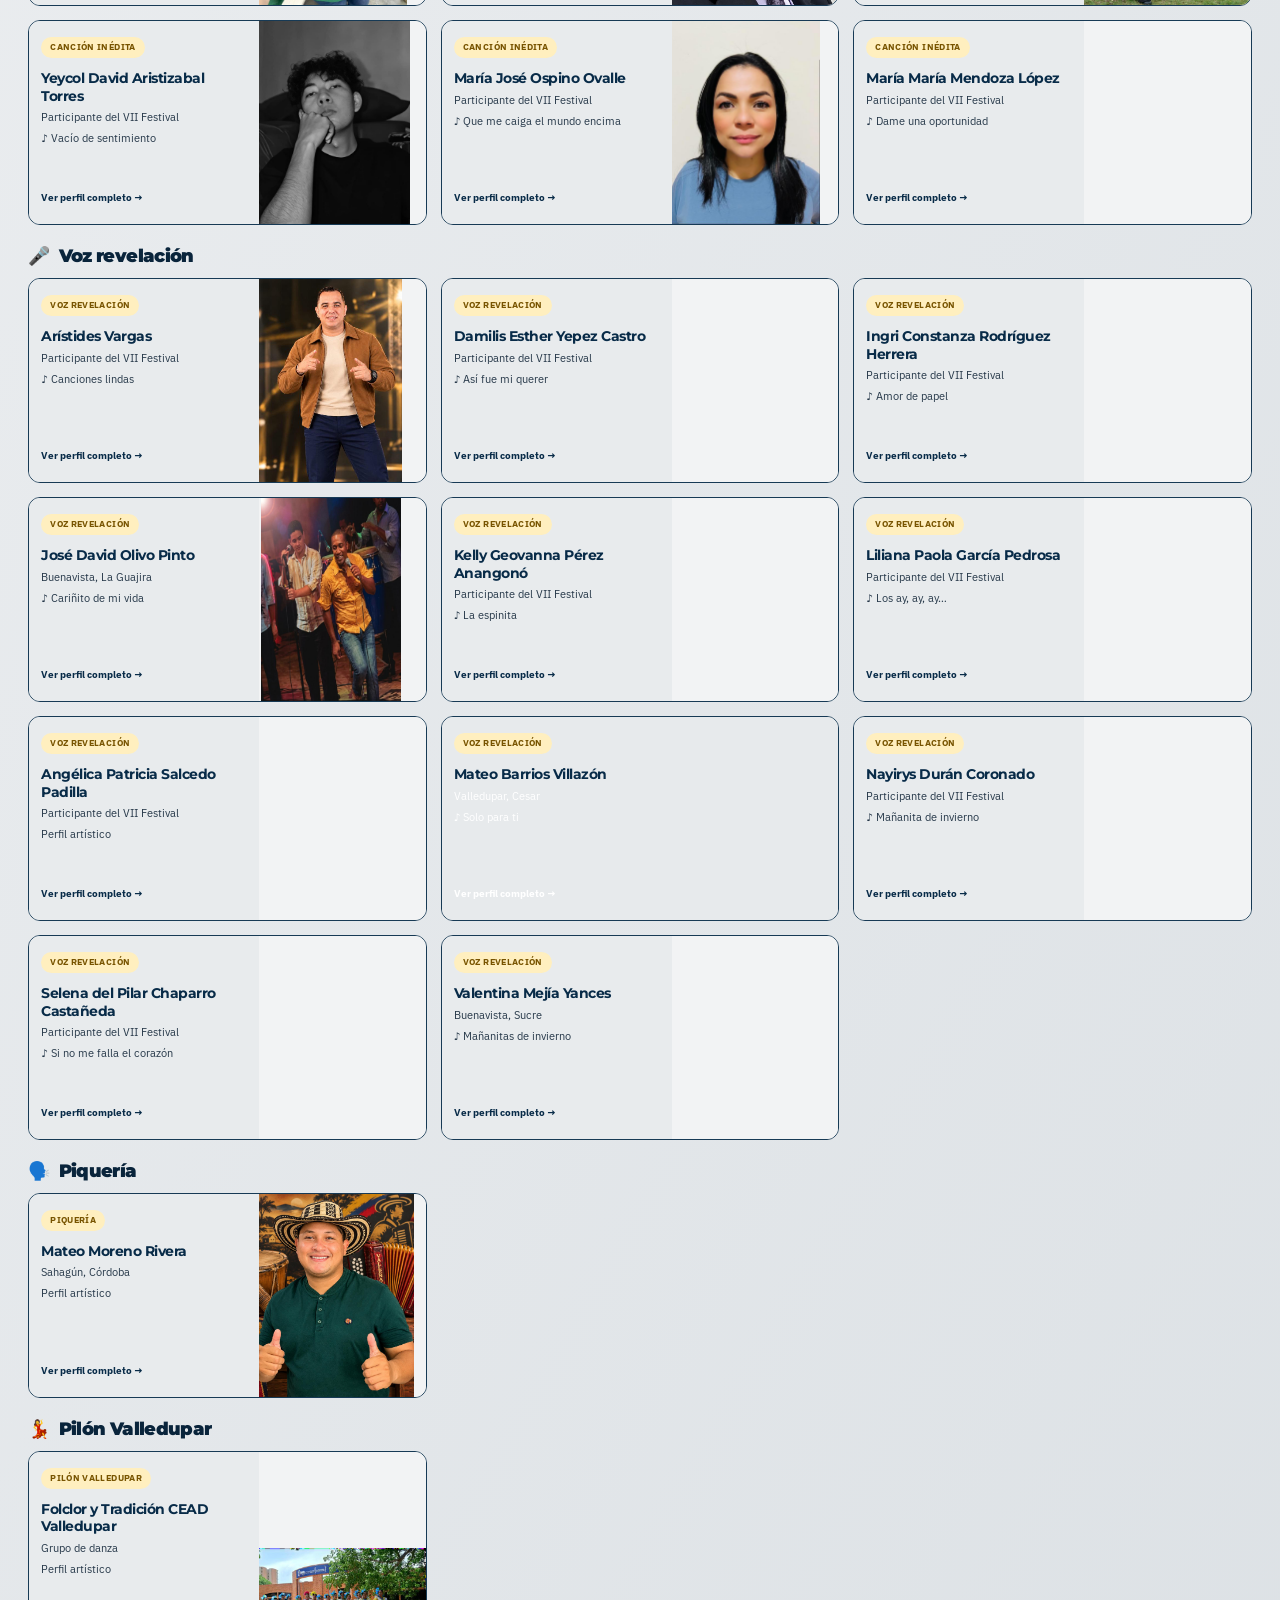
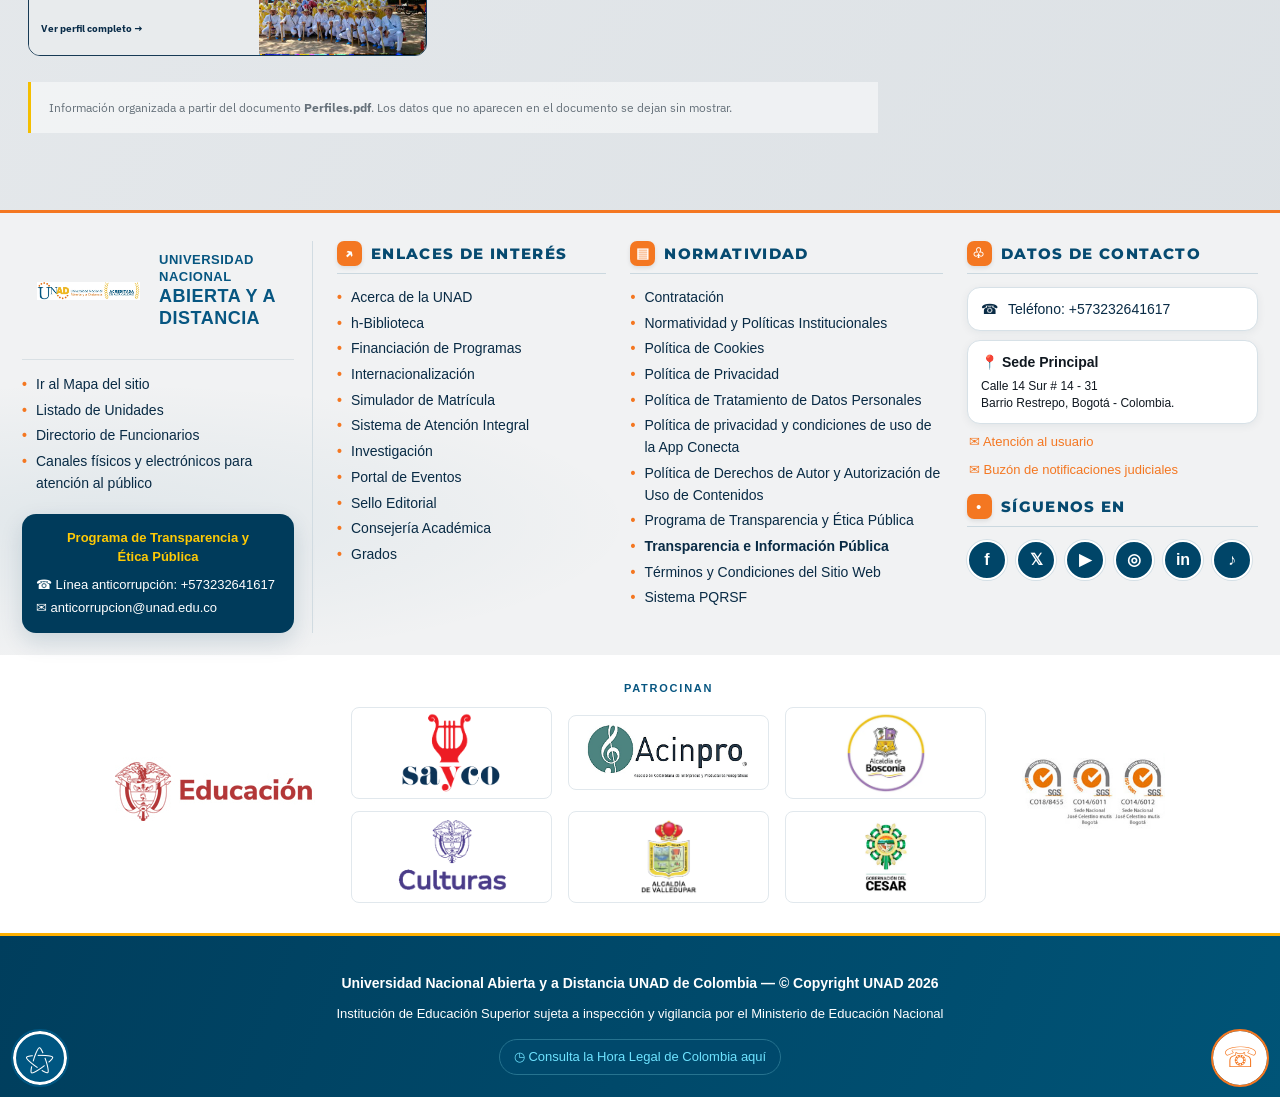
<file: concursantes.html>
<!DOCTYPE html>
<html lang="es">
<head>
<meta charset="UTF-8">
<meta name="viewport" content="width=device-width, initial-scale=1"><meta name="referrer" content="strict-origin-when-cross-origin">
<meta name="description" content="Conoce los perfiles de los participantes del VII Festival Internacional Universitario de Música Vallenata UNAD 2026.">
<title>Concursantes | VII Festival Vallenato UNAD 2026</title>
<link rel="preconnect" href="https://fonts.googleapis.com">
<link rel="preconnect" href="https://fonts.gstatic.com" crossorigin>
<link href="https://fonts.googleapis.com/css2?family=IBM+Plex+Sans:wght@400;500;600;700&family=Montserrat:wght@400;500;600;700;800;900&display=swap" rel="stylesheet">
<link rel="stylesheet" href="styles.css?v=responsive-20261118">
</head>
<body class="pagina-concursantes">
<header class="cabecera concursantes-header">
  <div class="contenedor cabecera__barra">
    <a href="index.html#inicio" class="marca concursantes-marca">
      <img class="logo-unad" src="images/LOGO%20-%20UNAD.png" alt="Logo oficial de la UNAD">
      <span class="marca__texto"><strong>VII Festival</strong><small>Internacional Universitario</small><span class="sello-acreditacion-mini">DE MÚSICA VALLENATA · UNAD 2026</span></span>
    </a>
    <button class="menu-boton" id="menuBoton" aria-expanded="false" aria-controls="menuPrincipal" aria-label="Abrir menú"><span></span><span></span><span></span></button>
    <nav id="menuPrincipal" class="nav concursantes-nav" aria-label="Navegación principal">
      <a href="index.html#inicio">Inicio</a>
      <a href="index.html#poncho">El festival <span aria-hidden="true">⌄</span></a>
      <a href="index.html#programacion">Programación</a>
      <a href="concursantes.html" aria-current="page">Concursantes</a>
      <a href="index.html#noticias">Noticias</a>
      <a href="index.html#contacto">Contacto</a>
    </nav>
    <a class="marca-unad" href="https://www.unad.edu.co/" aria-label="Universidad Nacional Abierta y a Distancia"><img class="logo-unad" src="images/LOGO%20-%20UNAD.png" alt="Logo oficial de la UNAD"></a>
  </div>
</header>
<main class="concursantes-main">
<section class="seccion concursantes-seccion">
  <div class="contenedor">
    <div class="seccion__cabecera concursantes-cabecera">
      <span class="seccion__kicker">VII Festival Internacional Universitario de Música Vallenata · UNAD 2026</span>
      <h1>CONCURSANTES</h1>
      <span class="titulo-acento" aria-hidden="true"></span>
      <p>Conoce a los talentosos participantes del VII Festival Internacional Universitario de Música Vallenata UNAD 2026.</p>
    </div>
    <div class="filtros-categorias" id="filtrosCategorias" aria-label="Filtrar por categoría"></div><span id="totalConcursantes" hidden>29 perfiles</span>
    <label class="busqueda-concursantes" for="buscarConcursante"><span aria-hidden="true">⌕</span><input id="buscarConcursante" type="search" placeholder="Buscar por nombre, canción o ciudad..." autocomplete="off"></label>
    <div class="concursantes-grid" id="concursantesGrid" aria-live="polite"></div>
    <p class="sin-resultados" id="sinResultados" hidden>No encontramos perfiles con esos criterios. Prueba otra búsqueda o categoría.</p>
    <p class="concursantes-fuente">Información organizada a partir del documento <strong>Perfiles.pdf</strong>. Los datos que no aparecen en el documento se dejan sin mostrar.</p>
  </div>
</section>
</main>
<div class="perfil-modal" id="perfilModal" hidden role="dialog" aria-modal="true" aria-labelledby="perfilTitulo">
  <div class="perfil-modal__fondo" data-cerrar-perfil></div>
  <section class="perfil-modal__ventana">
    <button class="perfil-modal__cerrar" id="cerrarPerfil" type="button" aria-label="Cerrar perfil">×</button>
    <div id="perfilContenido"></div>
  </section>
</div>
<footer class="unad-footer" aria-label="Pie de página institucional">
  <div class="unad-footer__upper">
    <div class="unad-footer__grid">
      <section class="unad-footer__brand">
        <a class="unad-footer__brandmark" href="https://www.unad.edu.co/" aria-label="Universidad Nacional Abierta y a Distancia">
          <img src="images/LOGO%20-%20UNAD.png" alt="Logo UNAD">
          <span>UNIVERSIDAD NACIONAL<br><b>ABIERTA Y A DISTANCIA</b></span>
        </a>
        <ul class="unad-footer__plain">
          <li><a href="https://www.unad.edu.co/">Ir al Mapa del sitio</a></li>
          <li><a href="https://www.unad.edu.co/">Listado de Unidades</a></li>
          <li><a href="https://www.unad.edu.co/">Directorio de Funcionarios</a></li>
          <li><a href="https://www.unad.edu.co/">Canales físicos y electrónicos para atención al público</a></li>
        </ul>
        <div class="unad-footer__ethics"><strong>Programa de Transparencia y<br>Ética Pública</strong><a href="tel:+573232641617">☎ Línea anticorrupción: +573232641617</a><a href="mailto:anticorrupcion@unad.edu.co">✉ anticorrupcion@unad.edu.co</a></div>
      </section>
      <section class="unad-footer__column">
        <h2><span>↗</span> ENLACES DE INTERÉS</h2>
        <ul>
          <li><a href="https://www.unad.edu.co/">Acerca de la UNAD</a></li>
          <li><a href="https://biblioteca.unad.edu.co/">h-Biblioteca</a></li>
          <li><a href="https://www.unad.edu.co/">Financiación de Programas</a></li>
          <li><a href="https://www.unad.edu.co/">Internacionalización</a></li>
          <li><a href="https://www.unad.edu.co/">Simulador de Matrícula</a></li>
          <li><a href="https://www.unad.edu.co/">Sistema de Atención Integral</a></li>
          <li><a href="https://investigaciones.unad.edu.co/">Investigación</a></li>
          <li><a href="https://eventos.unad.edu.co/">Portal de Eventos</a></li>
          <li><a href="https://editorial.unad.edu.co/">Sello Editorial</a></li>
          <li><a href="https://www.unad.edu.co/">Consejería Académica</a></li>
          <li><a href="https://www.unad.edu.co/">Grados</a></li>
        </ul>
      </section>
      <section class="unad-footer__column">
        <h2><span>▤</span> NORMATIVIDAD</h2>
        <ul>
          <li><a href="https://www.unad.edu.co/">Contratación</a></li>
          <li><a href="https://www.unad.edu.co/">Normatividad y Políticas Institucionales</a></li>
          <li><a href="https://www.unad.edu.co/">Política de Cookies</a></li>
          <li><a href="https://www.unad.edu.co/">Política de Privacidad</a></li>
          <li><a href="https://www.unad.edu.co/">Política de Tratamiento de Datos Personales</a></li>
          <li><a href="https://www.unad.edu.co/">Política de privacidad y condiciones de uso de la App Conecta</a></li>
          <li><a href="https://www.unad.edu.co/">Política de Derechos de Autor y Autorización de Uso de Contenidos</a></li>
          <li><a href="https://www.unad.edu.co/">Programa de Transparencia y Ética Pública</a></li>
          <li><a href="https://www.unad.edu.co/"><b>Transparencia e Información Pública</b></a></li>
          <li><a href="https://www.unad.edu.co/">Términos y Condiciones del Sitio Web</a></li>
          <li><a href="https://www.unad.edu.co/">Sistema PQRSF</a></li>
        </ul>
      </section>
      <section class="unad-footer__contact">
        <h2><span>♧</span> DATOS DE CONTACTO</h2>
        <a class="unad-footer__phone" href="tel:+573232641617">☎ <span>Teléfono: +573232641617</span></a>
        <div class="unad-footer__address"><b>📍 Sede Principal</b><small>Calle 14 Sur # 14 - 31<br>Barrio Restrepo, Bogotá - Colombia.</small></div>
        <a class="unad-footer__orange" href="https://www.unad.edu.co/">✉ Atención al usuario</a>
        <a class="unad-footer__orange" href="https://www.unad.edu.co/">✉ Buzón de notificaciones judiciales</a>
        <h2 class="unad-footer__social-title"><span>•</span> SÍGUENOS EN</h2>
        <div class="unad-footer__social">
          <a href="https://www.facebook.com/UniversidadUNAD/" aria-label="Facebook">f</a>
          <a href="https://x.com/UniversidadUNAD" aria-label="X">𝕏</a>
          <a href="https://www.youtube.com/user/universidadunad" aria-label="YouTube">▶</a>
          <a href="https://www.instagram.com/universidadunad/" aria-label="Instagram">◎</a>
          <a href="https://www.linkedin.com/school/universidad-nacional-abierta-y-a-distancia-unad/" aria-label="LinkedIn">in</a>
          <a href="https://www.tiktok.com/@universidadunad" aria-label="TikTok">♪</a>
        </div>
      </section>
    </div>
  </div>
  <div class="unad-footer__certs" aria-label="Acreditaciones y certificaciones institucionales"><div class="unad-footer__certs-inner"><img class="unad-footer__mineducacion" src="images/MINEDUCACION.webp" alt="Ministerio de Educación Nacional">
<div class="unad-footer__sponsors" aria-label="Patrocinadores del VII Festival">
 <span class="unad-footer__sponsors-title">Patrocinan</span>
 <div class="unad-footer__sponsors-list">
  <img src="images/PATROCINADORES/SAYCO.png" alt="Sociedad de Autores y Compositores de Colombia, SAYCO" loading="lazy">
  <img src="images/PATROCINADORES/ACINPRO.png" alt="Asociación Colombiana de Intérpretes y Productores Fonográficos, ACINPRO" loading="lazy">
  <img src="images/PATROCINADORES/ALCALDIA%20DE%20BOSCONIA.png" alt="Alcaldía de Bosconia" loading="lazy">
  <img src="images/PATROCINADORES/CULTURAS.png" alt="Ministerio de las Culturas, las Artes y los Saberes" loading="lazy">
  <img src="images/PATROCINADORES/ALCALDIA%20DE%20VALLEDUPAR.png" alt="Alcaldía de Valledupar" loading="lazy">
  <img src="images/PATROCINADORES/GOBERNACION%20DEL%20CESAR.png" alt="Gobernación del Cesar" loading="lazy">
 </div>
</div><img class="unad-footer__certificaciones" src="images/CERTIFICACIONES.webp" alt="Certificaciones institucionales UNAD"></div></div>
  <div class="unad-footer__bottom"><p><strong>Universidad Nacional Abierta y a Distancia UNAD de Colombia — © Copyright UNAD 2026</strong></p><p>Institución de Educación Superior sujeta a inspección y vigilancia por el Ministerio de Educación Nacional</p><a href="https://horalegal.inm.gov.co/">◷ Consulta la Hora Legal de Colombia aquí</a></div>
  <a class="unad-footer__access" href="https://www.unad.edu.co/" aria-label="Accesibilidad">⚝</a>
  <a class="unad-footer__help" href="https://www.unad.edu.co/" aria-label="Servicios en línea y asesoría">☏</a>
</footer>
<script src="concursantes.js" defer></script>
</body>
</html>
</file>
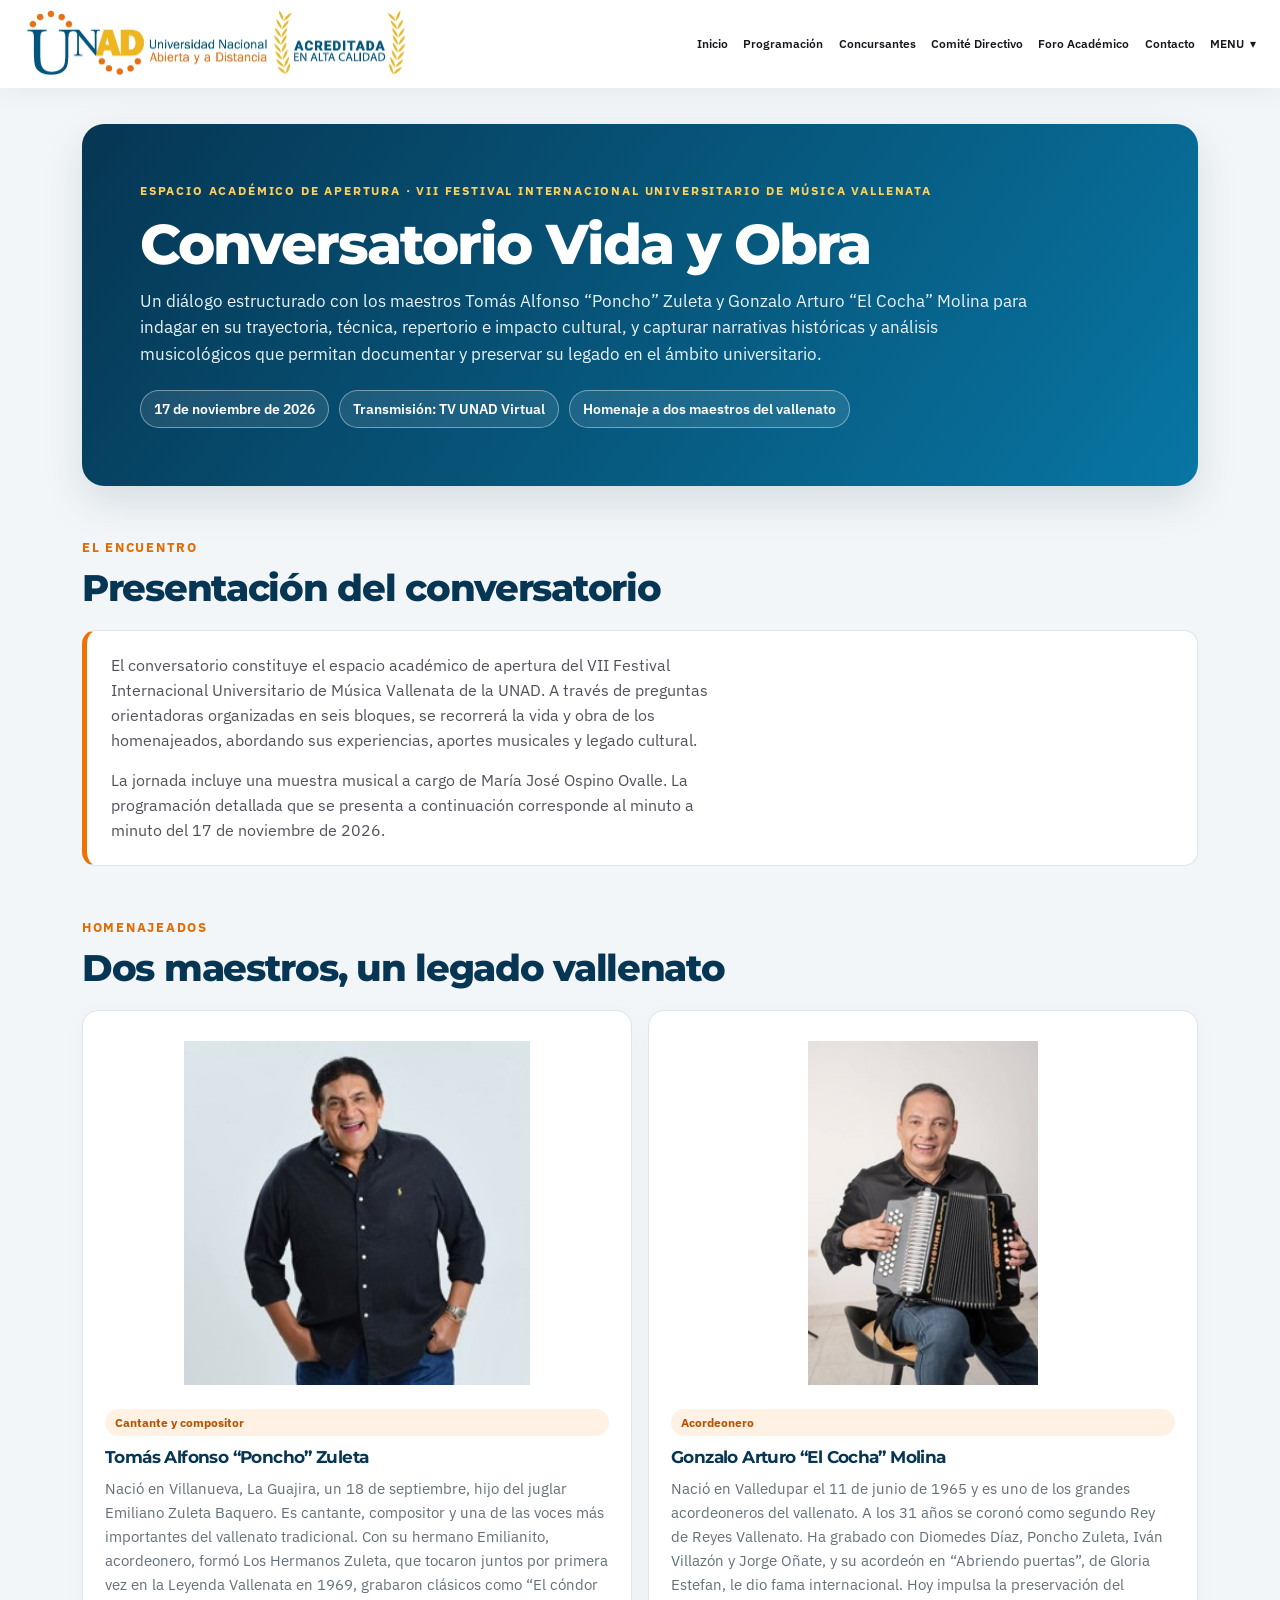
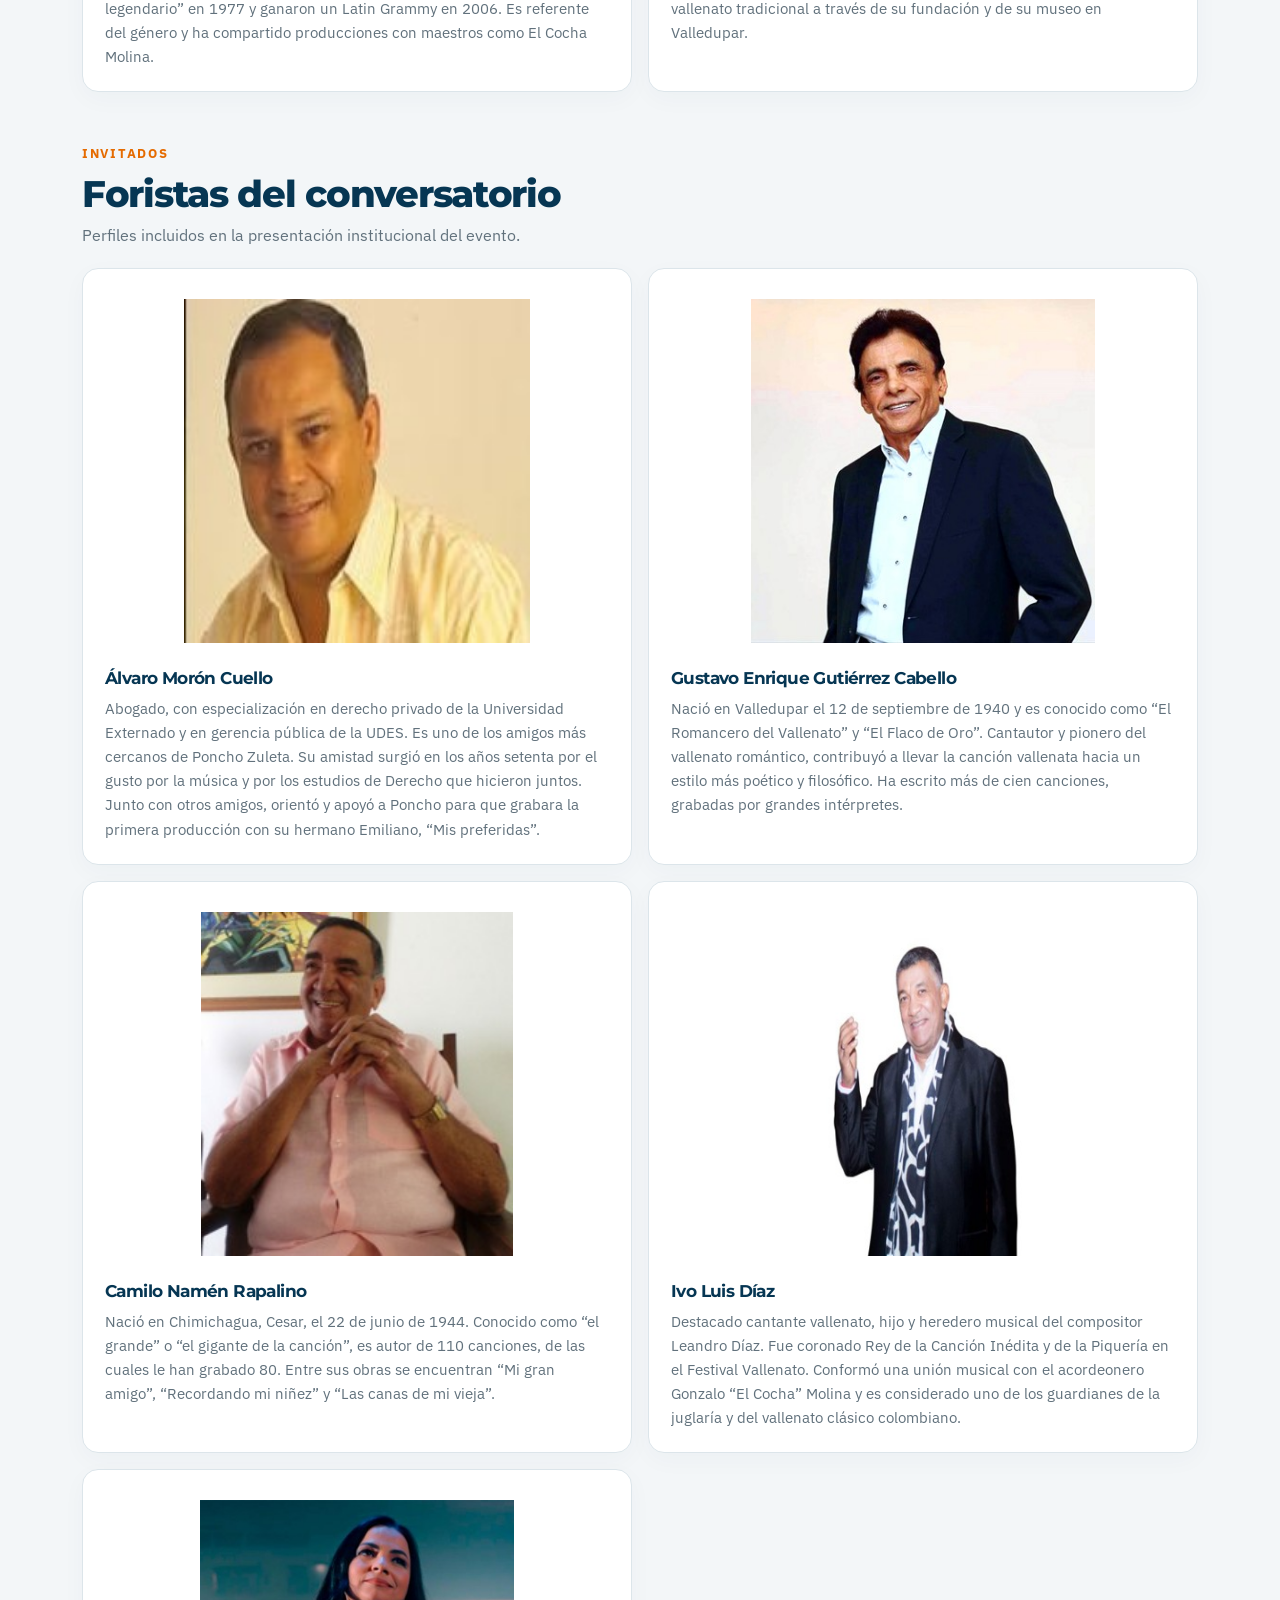
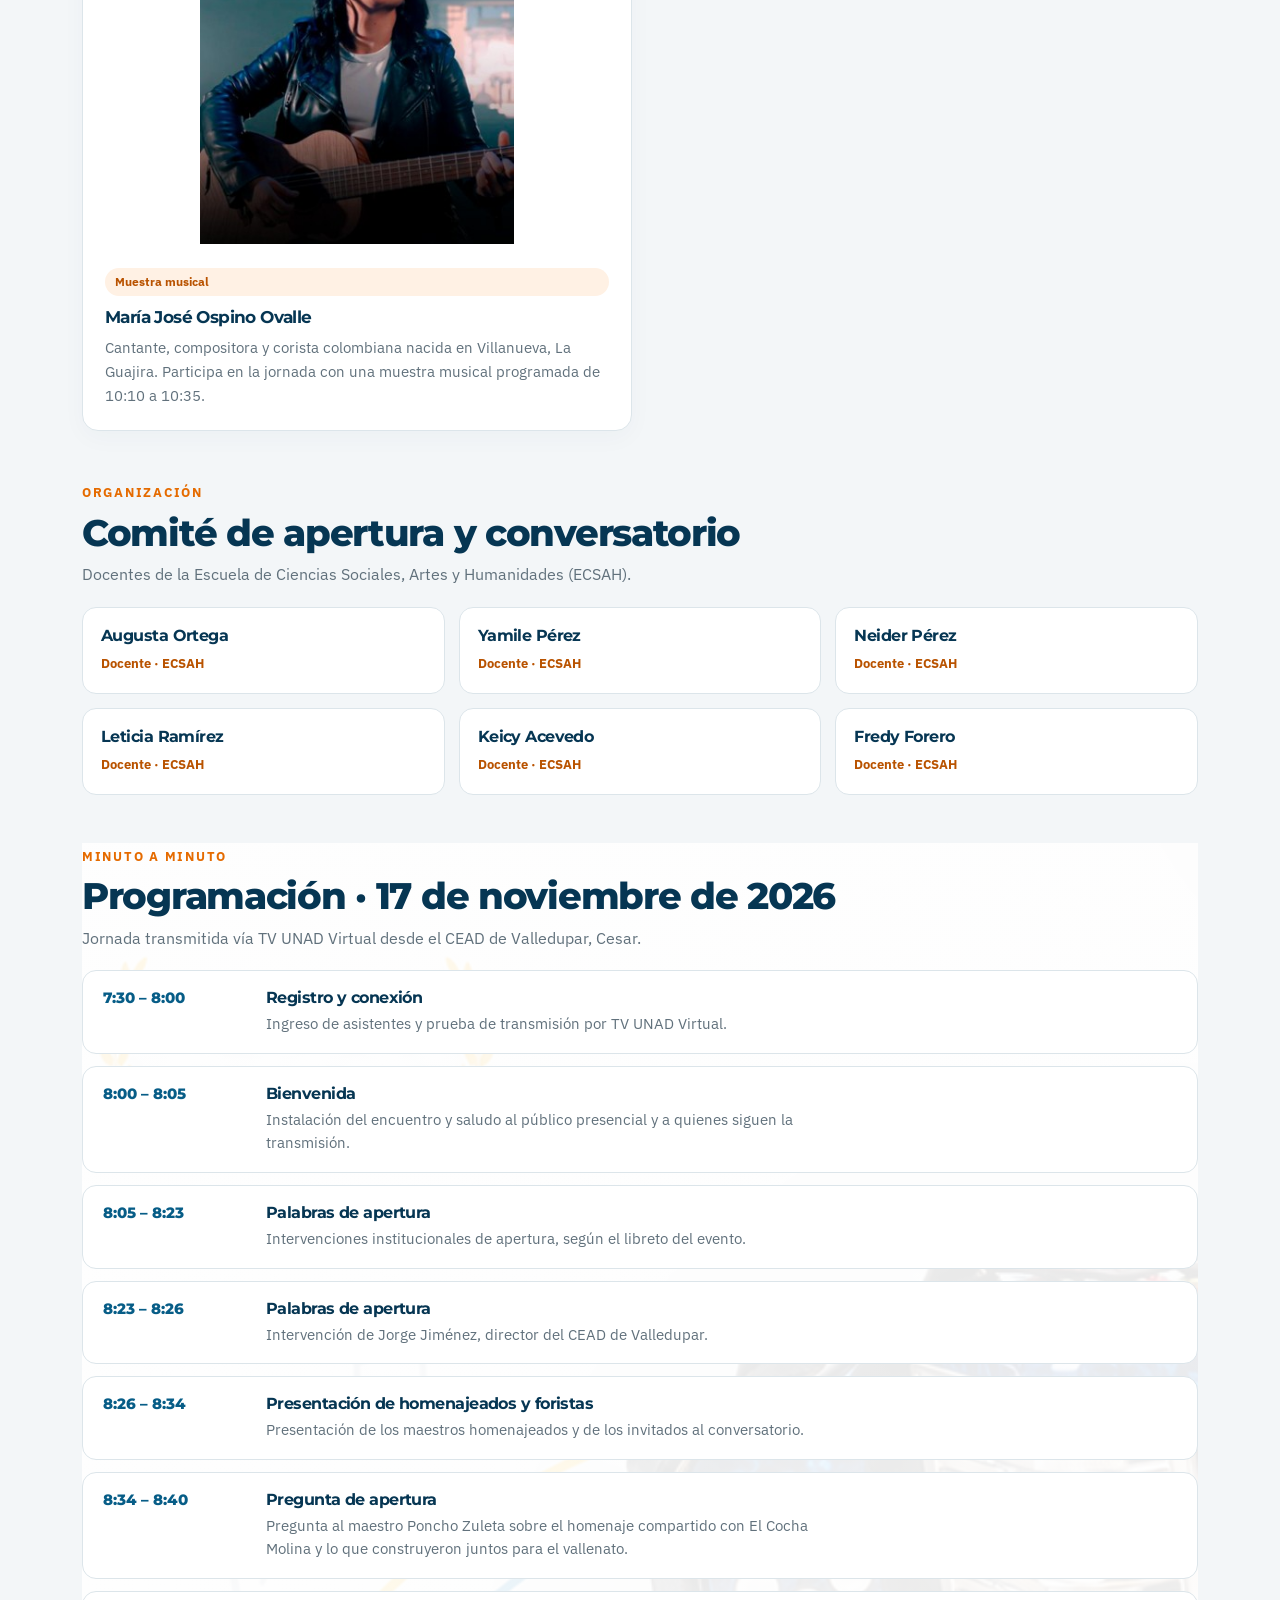
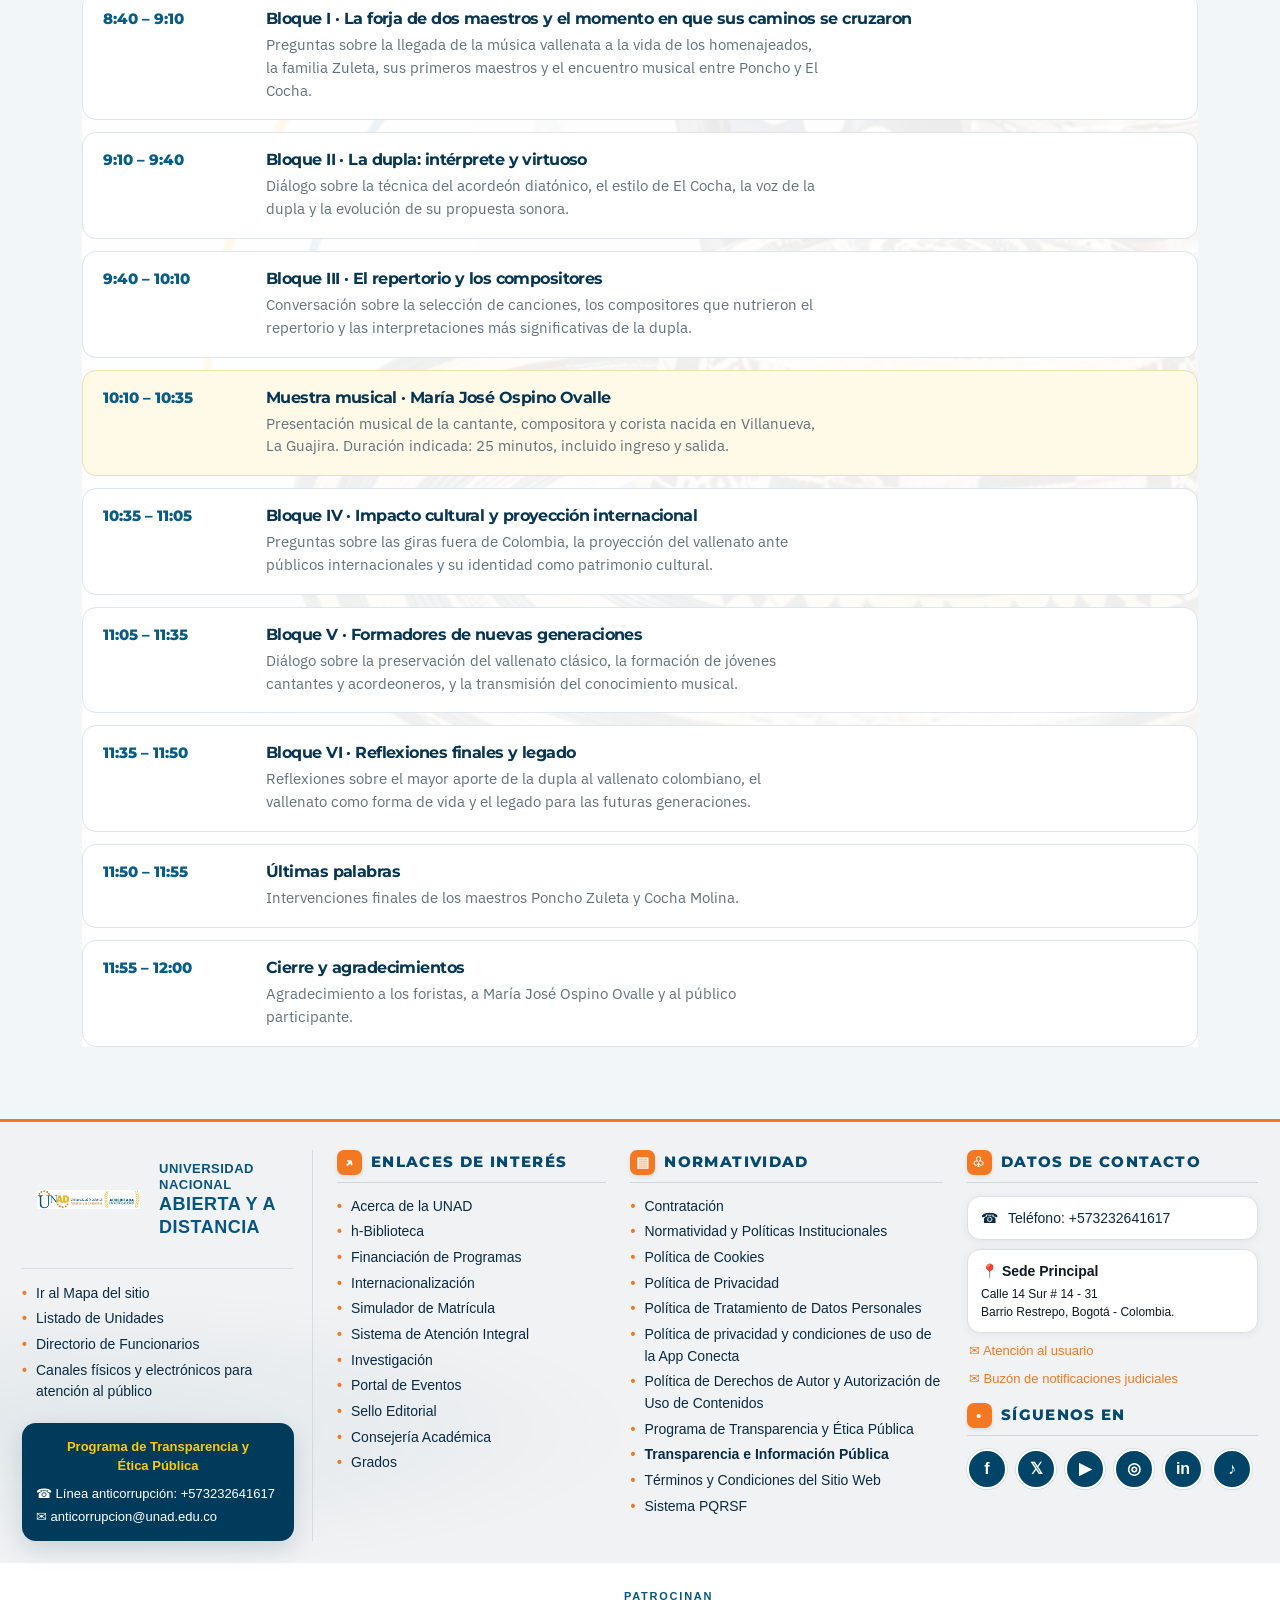
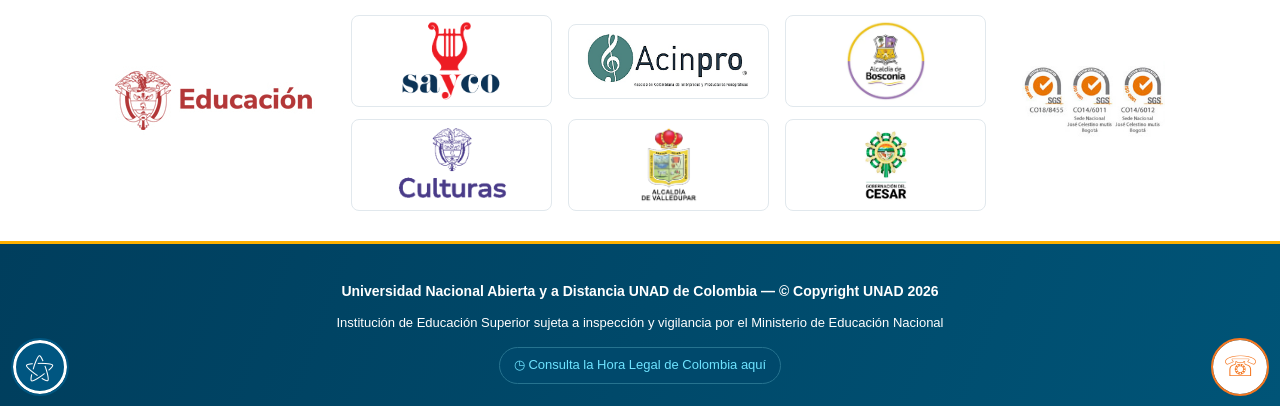
<file: conversatorio-vida-obra.html>
<!doctype html>
<html lang="es"><head><meta charset="utf-8"><meta name="viewport" content="width=device-width,initial-scale=1"><meta name="referrer" content="strict-origin-when-cross-origin"><title>Conversatorio Vida y Obra | VII Festival Vallenato UNAD 2026</title><link rel="preconnect" href="https://fonts.googleapis.com"><link rel="preconnect" href="https://fonts.gstatic.com" crossorigin><link href="https://fonts.googleapis.com/css2?family=IBM+Plex+Sans:wght@400;500;600;700&family=Montserrat:wght@500;600;700;800&display=swap" rel="stylesheet"><link rel="stylesheet" href="styles.css?v=responsive-20261118">
<style>
.cv-main{background:#f3f6f8;color:#182b38}.cv-wrap{max-width:1160px;margin:auto;padding:36px 22px 72px}.cv-hero{border-radius:22px;padding:clamp(28px,5vw,58px);color:white;background:linear-gradient(125deg,#063653,#0876a3);box-shadow:0 16px 40px #06365320}.cv-kicker{font-size:.76rem;font-weight:800;letter-spacing:.15em;text-transform:uppercase;color:#ffd15a}.cv-hero h1{font:800 clamp(2rem,5vw,3.5rem)/1.12 Montserrat,sans-serif;margin:12px 0;color:white;max-width:900px}.cv-hero p{max-width:900px;color:#eaf4f8;font-size:1.08rem}.cv-tags{display:flex;gap:10px;flex-wrap:wrap;margin-top:22px}.cv-tags span{border:1px solid #ffffff65;background:#ffffff18;border-radius:30px;padding:7px 13px;font-weight:600;font-size:.9rem}.cv-section{margin-top:48px}.cv-heading{margin-bottom:20px}.cv-heading small{color:#e56b00;font-weight:800;letter-spacing:.13em;text-transform:uppercase}.cv-heading h2{font:800 clamp(1.55rem,3vw,2.3rem)/1.2 Montserrat,sans-serif;color:#063653;margin:7px 0}.cv-heading p{color:#61717c;max-width:900px}.cv-panel{background:#fff;border:1px solid #dce5ea;border-left:5px solid #ee7203;border-radius:14px;padding:22px 24px}.cv-panel p:last-child{margin-bottom:0}.cv-grid{display:grid;grid-template-columns:repeat(2,minmax(0,1fr));gap:16px}.cv-card{background:white;border:1px solid #dce5ea;border-radius:16px;padding:22px;box-shadow:0 7px 24px #06365308}.cv-card h3{font:700 1.08rem/1.3 Montserrat,sans-serif;color:#063653;margin:0 0 8px}.cv-card p{font-size:.94rem;color:#61717c;margin:0}.cv-tag{display:inline-block;color:#b95300;background:#fff1e4;border-radius:30px;padding:4px 10px;font-size:.78rem;font-weight:800;margin-bottom:10px}.cv-people{display:grid;grid-template-columns:repeat(3,minmax(0,1fr));gap:14px}.cv-person{background:#fff;border:1px solid #dce5ea;border-radius:14px;padding:18px}.cv-person h3{font:700 1rem Montserrat,sans-serif;color:#063653;margin:0 0 5px}.cv-person small{color:#b95300;font-weight:700}.cv-person p{font-size:.88rem;color:#61717c;margin:10px 0 0}.cv-schedule{display:grid;gap:12px}.cv-slot{display:grid;grid-template-columns:145px minmax(0,1fr);gap:18px;background:#fff;border:1px solid #dce5ea;border-radius:14px;padding:17px 20px}.cv-time{font:800 .96rem Montserrat,sans-serif;color:#075d87}.cv-slot h3{font:700 1rem Montserrat,sans-serif;color:#063653;margin:0 0 6px}.cv-slot p{font-size:.92rem;color:#61717c;margin:0}.cv-slot ul{margin:8px 0 0;padding-left:20px;color:#52636e;font-size:.9rem}.cv-highlight{background:#fff9e8;border-color:#f0dfad}.cv-banner{width:100%;max-height:320px;object-fit:contain;border-radius:14px;background:#fff}.cv-note{font-size:.84rem;color:#61717c;margin-top:12px}.cv-profile-photo{display:block;width:100%;height:clamp(280px,32vw,360px);object-fit:contain;object-position:center center;border-radius:12px;margin:0 0 16px;background:#fff;padding:8px;box-sizing:border-box;image-rendering:auto;filter:none}.cv-card--profile{overflow:hidden}.cv-card--profile{background:#fff}.cv-card--profile{display:flex;flex-direction:column}.cv-card--profile .cv-profile-photo{flex:0 0 auto}.cv-card--profile p{line-height:1.6}.cv-toplink{display:inline-block;margin-top:18px;color:#075d87;font-weight:700;text-decoration:none}
@media(max-width:800px){.cv-people{grid-template-columns:repeat(2,minmax(0,1fr))}.cv-grid{grid-template-columns:1fr}}
@media(max-width:560px){.cv-wrap{padding:22px 15px 50px}.cv-hero{border-radius:16px}.cv-people{grid-template-columns:1fr}.cv-slot{grid-template-columns:1fr;gap:6px}.cv-panel{padding:18px}.cv-profile-photo{height:300px;padding:6px}}
</style></head><body>
<header class="cabecera"><div class="contenedor cabecera__barra"><a href="index.html#inicio" class="marca"><img class="logo-unad" src="images/LOGO%20-%20UNAD.png" alt="Logo oficial de la UNAD"><span class="marca__texto"><strong>Festival Vallenato</strong><small>Universitario · VII Edición</small><span class="sello-acreditacion-mini">UNAD · Acreditada en alta calidad</span></span></a><button class="menu-boton" id="menuBoton" aria-expanded="false" aria-controls="menuPrincipal" aria-label="Abrir menú"><span></span><span></span><span></span></button><nav id="menuPrincipal" class="nav"><a href="index.html#inicio">Inicio</a><a href="index.html#programacion">Programación</a><a href="concursantes.html">Concursantes</a><a href="comite-directivo.html">Comité Directivo</a><a href="foro-academico.html">Foro Académico</a><a href="index.html#contacto">Contacto</a><div class="nav-drop"><button type="button" class="nav-drop__disparador" id="masSeccionesBoton" aria-expanded="false">MENU <span class="nav-drop__flecha">▾</span></button><div class="nav-drop__panel" id="masSeccionesPanel"><a href="conversatorio-vida-obra.html" aria-current="page">🎙️ Conversatorio Vida y Obra</a><a href="asistencia.html">📊 Invitados especiales</a><a href="comite-directivo.html">🏛️ Comité Directivo</a></div></div></nav></div></header>
<main class="cv-main"><div class="cv-wrap">
<section class="cv-hero"><div class="cv-kicker">Espacio académico de apertura · VII Festival Internacional Universitario de Música Vallenata</div><h1>Conversatorio Vida y Obra</h1><p>Un diálogo estructurado con los maestros Tomás Alfonso “Poncho” Zuleta y Gonzalo Arturo “El Cocha” Molina para indagar en su trayectoria, técnica, repertorio e impacto cultural, y capturar narrativas históricas y análisis musicológicos que permitan documentar y preservar su legado en el ámbito universitario.</p><div class="cv-tags"><span>17 de noviembre de 2026</span><span>Transmisión: TV UNAD Virtual</span><span>Homenaje a dos maestros del vallenato</span></div></section>
<section class="cv-section"><div class="cv-heading"><small>El encuentro</small><h2>Presentación del conversatorio</h2></div><div class="cv-panel"><p>El conversatorio constituye el espacio académico de apertura del VII Festival Internacional Universitario de Música Vallenata de la UNAD. A través de preguntas orientadoras organizadas en seis bloques, se recorrerá la vida y obra de los homenajeados, abordando sus experiencias, aportes musicales y legado cultural.</p><p>La jornada incluye una muestra musical a cargo de María José Ospino Ovalle. La programación detallada que se presenta a continuación corresponde al minuto a minuto del 17 de noviembre de 2026.</p></div></section>
<section class="cv-section"><div class="cv-heading"><small>Homenajeados</small><h2>Dos maestros, un legado vallenato</h2></div><div class="cv-grid">
<article class="cv-card cv-card--profile"><img class="cv-profile-photo" src="images/Conversatorio%20vida%20y%20obra/PONCHO.jpg" alt="Tomás Alfonso Poncho Zuleta"><span class="cv-tag">Cantante y compositor</span><h3>Tomás Alfonso “Poncho” Zuleta</h3><p>Nació en Villanueva, La Guajira, un 18 de septiembre, hijo del juglar Emiliano Zuleta Baquero. Es cantante, compositor y una de las voces más importantes del vallenato tradicional. Con su hermano Emilianito, acordeonero, formó Los Hermanos Zuleta, que tocaron juntos por primera vez en la Leyenda Vallenata en 1969, grabaron clásicos como “El cóndor legendario” en 1977 y ganaron un Latin Grammy en 2006. Es referente del género y ha compartido producciones con maestros como El Cocha Molina.</p></article>
<article class="cv-card cv-card--profile"><img class="cv-profile-photo" src="images/Conversatorio%20vida%20y%20obra/COCHA.jpg" alt="Gonzalo Arturo El Cocha Molina con su acordeón"><span class="cv-tag">Acordeonero</span><h3>Gonzalo Arturo “El Cocha” Molina</h3><p>Nació en Valledupar el 11 de junio de 1965 y es uno de los grandes acordeoneros del vallenato. A los 31 años se coronó como segundo Rey de Reyes Vallenato. Ha grabado con Diomedes Díaz, Poncho Zuleta, Iván Villazón y Jorge Oñate, y su acordeón en “Abriendo puertas”, de Gloria Estefan, le dio fama internacional. Hoy impulsa la preservación del vallenato tradicional a través de su fundación y de su museo en Valledupar.</p></article>
</div></section>
<section class="cv-section"><div class="cv-heading"><small>Invitados</small><h2>Foristas del conversatorio</h2><p>Perfiles incluidos en la presentación institucional del evento.</p></div><div class="cv-grid">
<article class="cv-card cv-card--profile"><img class="cv-profile-photo" src="images/Conversatorio%20vida%20y%20obra/ALVARO.jpg" alt="Álvaro Morón Cuello"><h3>Álvaro Morón Cuello</h3><p>Abogado, con especialización en derecho privado de la Universidad Externado y en gerencia pública de la UDES. Es uno de los amigos más cercanos de Poncho Zuleta. Su amistad surgió en los años setenta por el gusto por la música y por los estudios de Derecho que hicieron juntos. Junto con otros amigos, orientó y apoyó a Poncho para que grabara la primera producción con su hermano Emiliano, “Mis preferidas”.</p></article>
<article class="cv-card cv-card--profile"><img class="cv-profile-photo" src="images/Conversatorio%20vida%20y%20obra/GUSTAVO.jpg" alt="Gustavo Enrique Gutiérrez Cabello"><h3>Gustavo Enrique Gutiérrez Cabello</h3><p>Nació en Valledupar el 12 de septiembre de 1940 y es conocido como “El Romancero del Vallenato” y “El Flaco de Oro”. Cantautor y pionero del vallenato romántico, contribuyó a llevar la canción vallenata hacia un estilo más poético y filosófico. Ha escrito más de cien canciones, grabadas por grandes intérpretes.</p></article>
<article class="cv-card cv-card--profile"><img class="cv-profile-photo" src="images/Conversatorio%20vida%20y%20obra/CAMILO.jpg" alt="Camilo Namén Rapalino"><h3>Camilo Namén Rapalino</h3><p>Nació en Chimichagua, Cesar, el 22 de junio de 1944. Conocido como “el grande” o “el gigante de la canción”, es autor de 110 canciones, de las cuales le han grabado 80. Entre sus obras se encuentran “Mi gran amigo”, “Recordando mi niñez” y “Las canas de mi vieja”.</p></article>
<article class="cv-card cv-card--profile"><img class="cv-profile-photo" src="images/Conversatorio%20vida%20y%20obra/IVO.jpg" alt="Ivo Luis Díaz"><h3>Ivo Luis Díaz</h3><p>Destacado cantante vallenato, hijo y heredero musical del compositor Leandro Díaz. Fue coronado Rey de la Canción Inédita y de la Piquería en el Festival Vallenato. Conformó una unión musical con el acordeonero Gonzalo “El Cocha” Molina y es considerado uno de los guardianes de la juglaría y del vallenato clásico colombiano.</p></article>
<article class="cv-card cv-card--profile"><img class="cv-profile-photo" src="images/Conversatorio%20vida%20y%20obra/MARIA.jpg" alt="María José Ospino Ovalle con su guitarra"><span class="cv-tag">Muestra musical</span><h3>María José Ospino Ovalle</h3><p>Cantante, compositora y corista colombiana nacida en Villanueva, La Guajira. Participa en la jornada con una muestra musical programada de 10:10 a 10:35.</p></article></div></section>
<section class="cv-section"><div class="cv-heading"><small>Organización</small><h2>Comité de apertura y conversatorio</h2><p>Docentes de la Escuela de Ciencias Sociales, Artes y Humanidades (ECSAH).</p></div><div class="cv-people">
<article class="cv-person"><h3>Augusta Ortega</h3><small>Docente · ECSAH</small></article><article class="cv-person"><h3>Yamile Pérez</h3><small>Docente · ECSAH</small></article><article class="cv-person"><h3>Neider Pérez</h3><small>Docente · ECSAH</small></article><article class="cv-person"><h3>Leticia Ramírez</h3><small>Docente · ECSAH</small></article><article class="cv-person"><h3>Keicy Acevedo</h3><small>Docente · ECSAH</small></article><article class="cv-person"><h3>Fredy Forero</h3><small>Docente · ECSAH</small></article>
</div></section>
<section class="cv-section" id="programacion"><div class="cv-heading"><small>Minuto a minuto</small><h2>Programación · 17 de noviembre de 2026</h2><p>Jornada transmitida vía TV UNAD Virtual desde el CEAD de Valledupar, Cesar.</p></div><div class="cv-schedule">
<article class="cv-slot"><div class="cv-time">7:30 – 8:00</div><div><h3>Registro y conexión</h3><p>Ingreso de asistentes y prueba de transmisión por TV UNAD Virtual.</p></div></article>
<article class="cv-slot"><div class="cv-time">8:00 – 8:05</div><div><h3>Bienvenida</h3><p>Instalación del encuentro y saludo al público presencial y a quienes siguen la transmisión.</p></div></article>
<article class="cv-slot"><div class="cv-time">8:05 – 8:23</div><div><h3>Palabras de apertura</h3><p>Intervenciones institucionales de apertura, según el libreto del evento.</p></div></article>
<article class="cv-slot"><div class="cv-time">8:23 – 8:26</div><div><h3>Palabras de apertura</h3><p>Intervención de Jorge Jiménez, director del CEAD de Valledupar.</p></div></article>
<article class="cv-slot"><div class="cv-time">8:26 – 8:34</div><div><h3>Presentación de homenajeados y foristas</h3><p>Presentación de los maestros homenajeados y de los invitados al conversatorio.</p></div></article>
<article class="cv-slot"><div class="cv-time">8:34 – 8:40</div><div><h3>Pregunta de apertura</h3><p>Pregunta al maestro Poncho Zuleta sobre el homenaje compartido con El Cocha Molina y lo que construyeron juntos para el vallenato.</p></div></article>
<article class="cv-slot"><div class="cv-time">8:40 – 9:10</div><div><h3>Bloque I · La forja de dos maestros y el momento en que sus caminos se cruzaron</h3><p>Preguntas sobre la llegada de la música vallenata a la vida de los homenajeados, la familia Zuleta, sus primeros maestros y el encuentro musical entre Poncho y El Cocha.</p></div></article>
<article class="cv-slot"><div class="cv-time">9:10 – 9:40</div><div><h3>Bloque II · La dupla: intérprete y virtuoso</h3><p>Diálogo sobre la técnica del acordeón diatónico, el estilo de El Cocha, la voz de la dupla y la evolución de su propuesta sonora.</p></div></article>
<article class="cv-slot"><div class="cv-time">9:40 – 10:10</div><div><h3>Bloque III · El repertorio y los compositores</h3><p>Conversación sobre la selección de canciones, los compositores que nutrieron el repertorio y las interpretaciones más significativas de la dupla.</p></div></article>
<article class="cv-slot cv-highlight"><div class="cv-time">10:10 – 10:35</div><div><h3>Muestra musical · María José Ospino Ovalle</h3><p>Presentación musical de la cantante, compositora y corista nacida en Villanueva, La Guajira. Duración indicada: 25 minutos, incluido ingreso y salida.</p></div></article>
<article class="cv-slot"><div class="cv-time">10:35 – 11:05</div><div><h3>Bloque IV · Impacto cultural y proyección internacional</h3><p>Preguntas sobre las giras fuera de Colombia, la proyección del vallenato ante públicos internacionales y su identidad como patrimonio cultural.</p></div></article>
<article class="cv-slot"><div class="cv-time">11:05 – 11:35</div><div><h3>Bloque V · Formadores de nuevas generaciones</h3><p>Diálogo sobre la preservación del vallenato clásico, la formación de jóvenes cantantes y acordeoneros, y la transmisión del conocimiento musical.</p></div></article>
<article class="cv-slot"><div class="cv-time">11:35 – 11:50</div><div><h3>Bloque VI · Reflexiones finales y legado</h3><p>Reflexiones sobre el mayor aporte de la dupla al vallenato colombiano, el vallenato como forma de vida y el legado para las futuras generaciones.</p></div></article>
<article class="cv-slot"><div class="cv-time">11:50 – 11:55</div><div><h3>Últimas palabras</h3><p>Intervenciones finales de los maestros Poncho Zuleta y Cocha Molina.</p></div></article>
<article class="cv-slot"><div class="cv-time">11:55 – 12:00</div><div><h3>Cierre y agradecimientos</h3><p>Agradecimiento a los foristas, a María José Ospino Ovalle y al público participante.</p></div></article>
</div></section>
</div></main>
<footer class="unad-footer" aria-label="Pie de página institucional">
  <div class="unad-footer__upper">
    <div class="unad-footer__grid">
      <section class="unad-footer__brand">
        <a class="unad-footer__brandmark" href="https://www.unad.edu.co/" aria-label="Universidad Nacional Abierta y a Distancia">
          <img src="images/LOGO%20-%20UNAD.png" alt="Logo UNAD">
          <span>UNIVERSIDAD NACIONAL<br><b>ABIERTA Y A DISTANCIA</b></span>
        </a>
        <ul class="unad-footer__plain">
          <li><a href="https://www.unad.edu.co/">Ir al Mapa del sitio</a></li>
          <li><a href="https://www.unad.edu.co/">Listado de Unidades</a></li>
          <li><a href="https://www.unad.edu.co/">Directorio de Funcionarios</a></li>
          <li><a href="https://www.unad.edu.co/">Canales físicos y electrónicos para atención al público</a></li>
        </ul>
        <div class="unad-footer__ethics"><strong>Programa de Transparencia y<br>Ética Pública</strong><a href="tel:+573232641617">☎ Línea anticorrupción: +573232641617</a><a href="mailto:anticorrupcion@unad.edu.co">✉ anticorrupcion@unad.edu.co</a></div>
      </section>
      <section class="unad-footer__column">
        <h2><span>↗</span> ENLACES DE INTERÉS</h2>
        <ul>
          <li><a href="https://www.unad.edu.co/">Acerca de la UNAD</a></li>
          <li><a href="https://biblioteca.unad.edu.co/">h-Biblioteca</a></li>
          <li><a href="https://www.unad.edu.co/">Financiación de Programas</a></li>
          <li><a href="https://www.unad.edu.co/">Internacionalización</a></li>
          <li><a href="https://www.unad.edu.co/">Simulador de Matrícula</a></li>
          <li><a href="https://www.unad.edu.co/">Sistema de Atención Integral</a></li>
          <li><a href="https://investigaciones.unad.edu.co/">Investigación</a></li>
          <li><a href="https://eventos.unad.edu.co/">Portal de Eventos</a></li>
          <li><a href="https://editorial.unad.edu.co/">Sello Editorial</a></li>
          <li><a href="https://www.unad.edu.co/">Consejería Académica</a></li>
          <li><a href="https://www.unad.edu.co/">Grados</a></li>
        </ul>
      </section>
      <section class="unad-footer__column">
        <h2><span>▤</span> NORMATIVIDAD</h2>
        <ul>
          <li><a href="https://www.unad.edu.co/">Contratación</a></li>
          <li><a href="https://www.unad.edu.co/">Normatividad y Políticas Institucionales</a></li>
          <li><a href="https://www.unad.edu.co/">Política de Cookies</a></li>
          <li><a href="https://www.unad.edu.co/">Política de Privacidad</a></li>
          <li><a href="https://www.unad.edu.co/">Política de Tratamiento de Datos Personales</a></li>
          <li><a href="https://www.unad.edu.co/">Política de privacidad y condiciones de uso de la App Conecta</a></li>
          <li><a href="https://www.unad.edu.co/">Política de Derechos de Autor y Autorización de Uso de Contenidos</a></li>
          <li><a href="https://www.unad.edu.co/">Programa de Transparencia y Ética Pública</a></li>
          <li><a href="https://www.unad.edu.co/"><b>Transparencia e Información Pública</b></a></li>
          <li><a href="https://www.unad.edu.co/">Términos y Condiciones del Sitio Web</a></li>
          <li><a href="https://www.unad.edu.co/">Sistema PQRSF</a></li>
        </ul>
      </section>
      <section class="unad-footer__contact">
        <h2><span>♧</span> DATOS DE CONTACTO</h2>
        <a class="unad-footer__phone" href="tel:+573232641617">☎ <span>Teléfono: +573232641617</span></a>
        <div class="unad-footer__address"><b>📍 Sede Principal</b><small>Calle 14 Sur # 14 - 31<br>Barrio Restrepo, Bogotá - Colombia.</small></div>
        <a class="unad-footer__orange" href="https://www.unad.edu.co/">✉ Atención al usuario</a>
        <a class="unad-footer__orange" href="https://www.unad.edu.co/">✉ Buzón de notificaciones judiciales</a>
        <h2 class="unad-footer__social-title"><span>•</span> SÍGUENOS EN</h2>
        <div class="unad-footer__social">
          <a href="https://www.facebook.com/UniversidadUNAD/" aria-label="Facebook">f</a>
          <a href="https://x.com/UniversidadUNAD" aria-label="X">𝕏</a>
          <a href="https://www.youtube.com/user/universidadunad" aria-label="YouTube">▶</a>
          <a href="https://www.instagram.com/universidadunad/" aria-label="Instagram">◎</a>
          <a href="https://www.linkedin.com/school/universidad-nacional-abierta-y-a-distancia-unad/" aria-label="LinkedIn">in</a>
          <a href="https://www.tiktok.com/@universidadunad" aria-label="TikTok">♪</a>
        </div>
      </section>
    </div>
  </div>
  <div class="unad-footer__certs" aria-label="Acreditaciones y certificaciones institucionales"><div class="unad-footer__certs-inner"><img class="unad-footer__mineducacion" src="images/MINEDUCACION.webp" alt="Ministerio de Educación Nacional">
<div class="unad-footer__sponsors" aria-label="Patrocinadores del VII Festival">
 <span class="unad-footer__sponsors-title">Patrocinan</span>
 <div class="unad-footer__sponsors-list">
  <img src="images/PATROCINADORES/SAYCO.png" alt="Sociedad de Autores y Compositores de Colombia, SAYCO" loading="lazy">
  <img src="images/PATROCINADORES/ACINPRO.png" alt="Asociación Colombiana de Intérpretes y Productores Fonográficos, ACINPRO" loading="lazy">
  <img src="images/PATROCINADORES/ALCALDIA%20DE%20BOSCONIA.png" alt="Alcaldía de Bosconia" loading="lazy">
  <img src="images/PATROCINADORES/CULTURAS.png" alt="Ministerio de las Culturas, las Artes y los Saberes" loading="lazy">
  <img src="images/PATROCINADORES/ALCALDIA%20DE%20VALLEDUPAR.png" alt="Alcaldía de Valledupar" loading="lazy">
  <img src="images/PATROCINADORES/GOBERNACION%20DEL%20CESAR.png" alt="Gobernación del Cesar" loading="lazy">
 </div>
</div><img class="unad-footer__certificaciones" src="images/CERTIFICACIONES.webp" alt="Certificaciones institucionales UNAD"></div></div>
  <div class="unad-footer__bottom"><p><strong>Universidad Nacional Abierta y a Distancia UNAD de Colombia — © Copyright UNAD 2026</strong></p><p>Institución de Educación Superior sujeta a inspección y vigilancia por el Ministerio de Educación Nacional</p><a href="https://horalegal.inm.gov.co/">◷ Consulta la Hora Legal de Colombia aquí</a></div>
  <a class="unad-footer__access" href="https://www.unad.edu.co/" aria-label="Accesibilidad">⚝</a>
  <a class="unad-footer__help" href="https://www.unad.edu.co/" aria-label="Servicios en línea y asesoría">☏</a>
</footer>
<script>
(()=>{const b=document.getElementById('menuBoton'),n=document.getElementById('menuPrincipal'),d=document.getElementById('masSeccionesBoton'),p=document.getElementById('masSeccionesPanel');if(b&&n){b.addEventListener('click',()=>{const o=b.getAttribute('aria-expanded')!=='true';b.setAttribute('aria-expanded',String(o));n.classList.toggle('nav--abierto',o)});}if(d&&p){d.addEventListener('click',()=>{const o=d.getAttribute('aria-expanded')!=='true';d.setAttribute('aria-expanded',String(o));p.classList.toggle('nav-drop__panel--abierto',o)});}})();
</script></body></html>
</file>
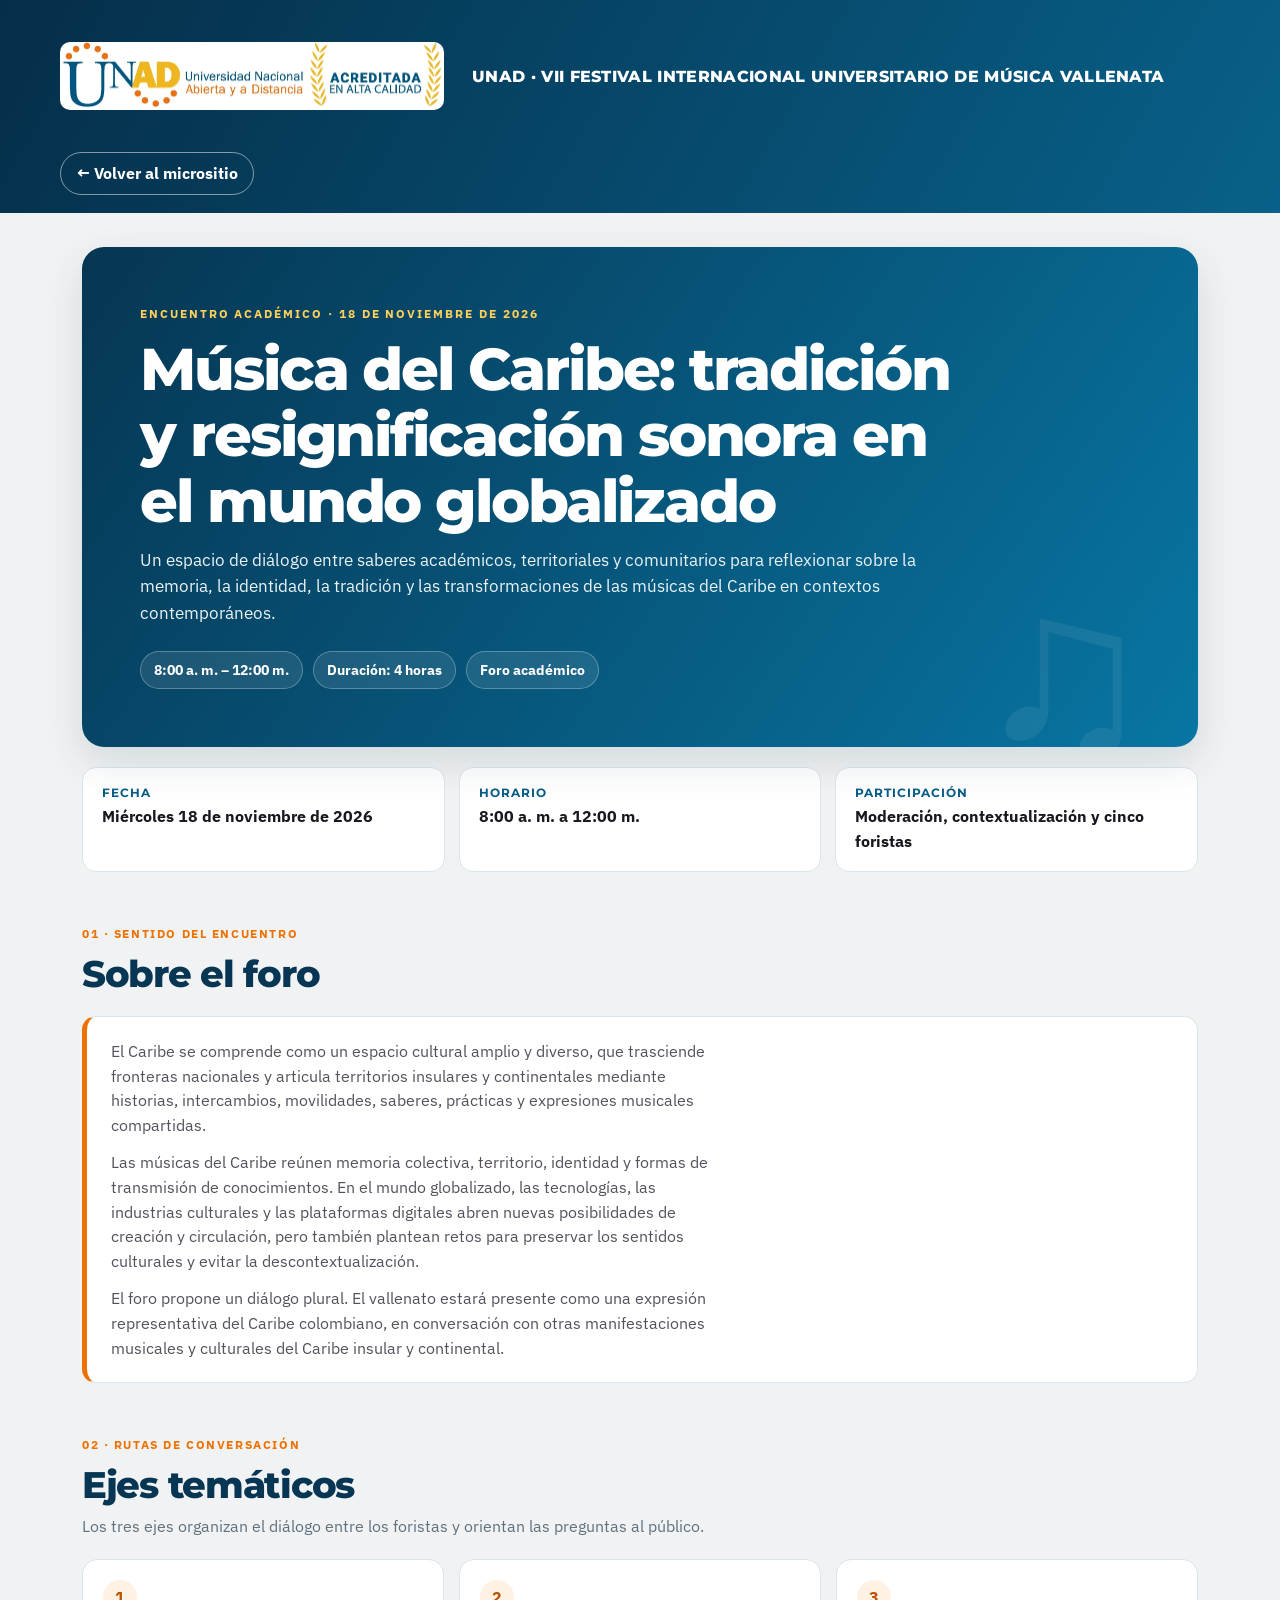
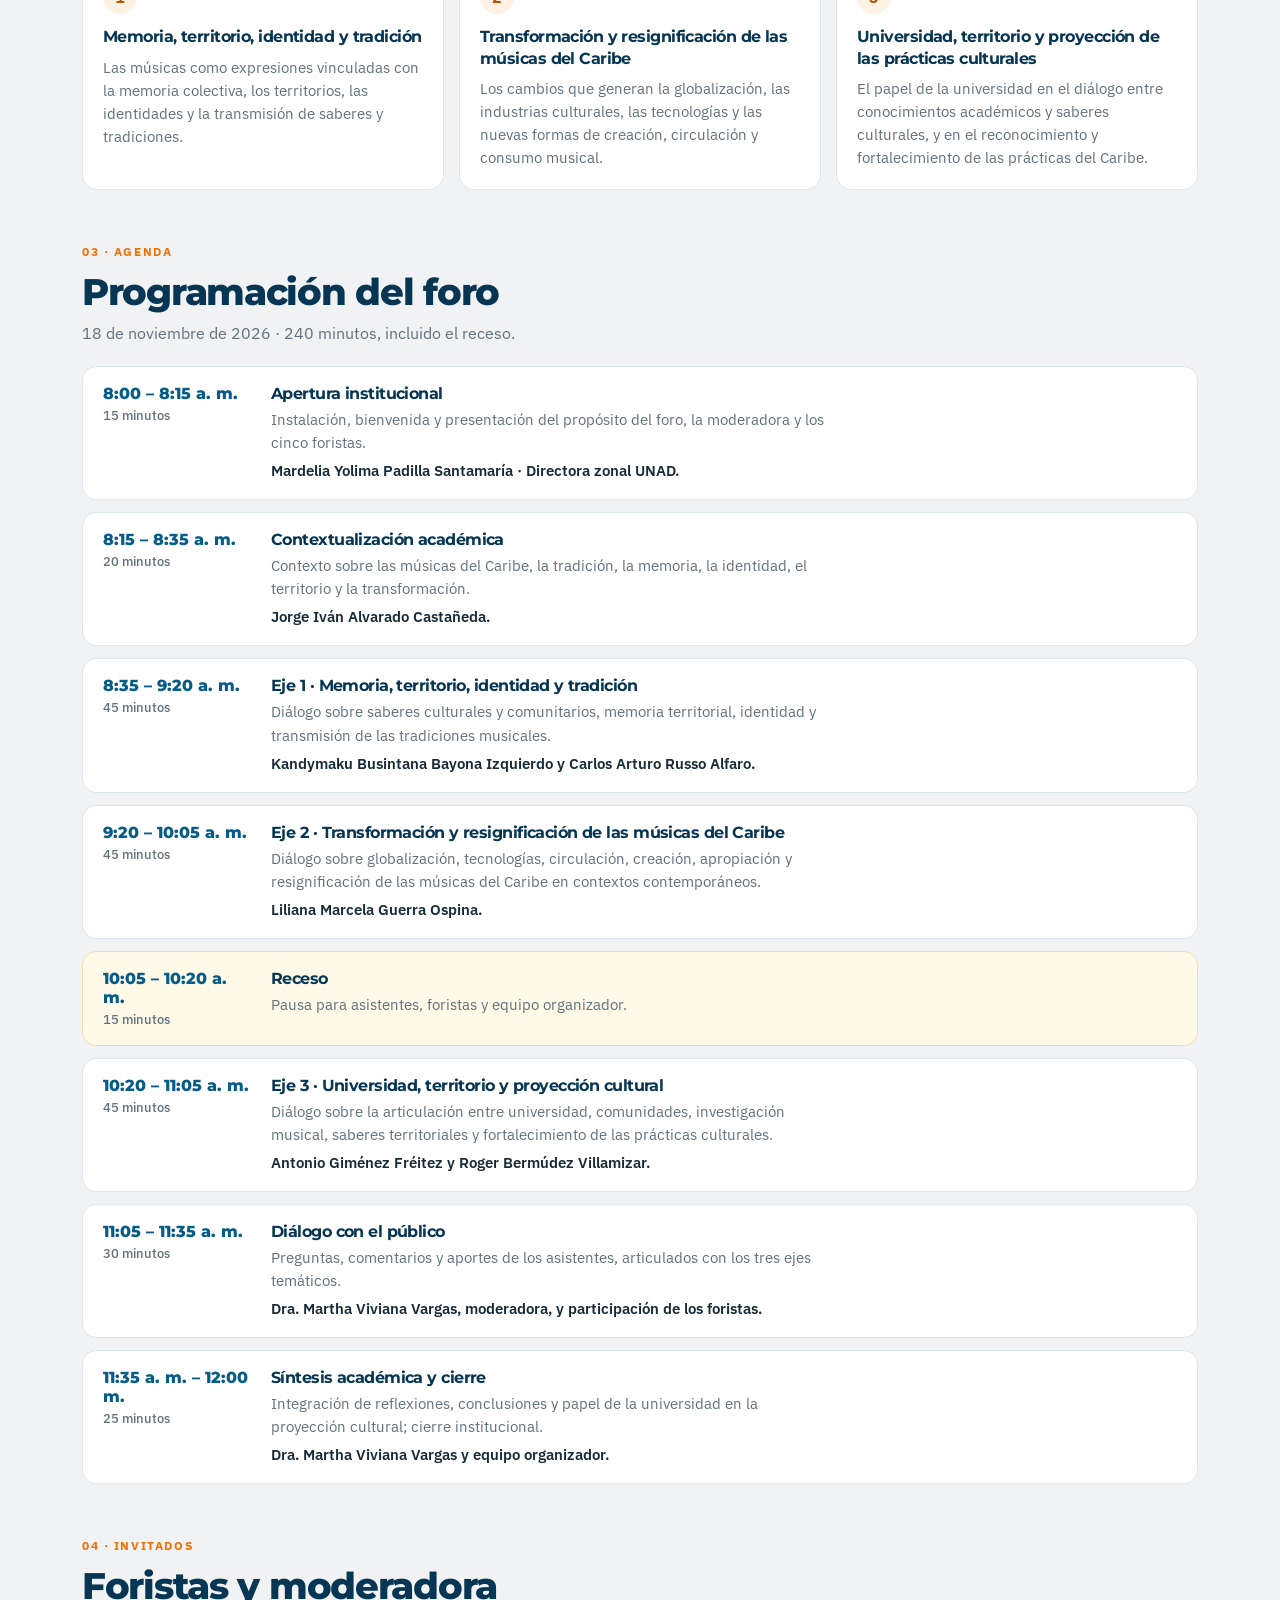
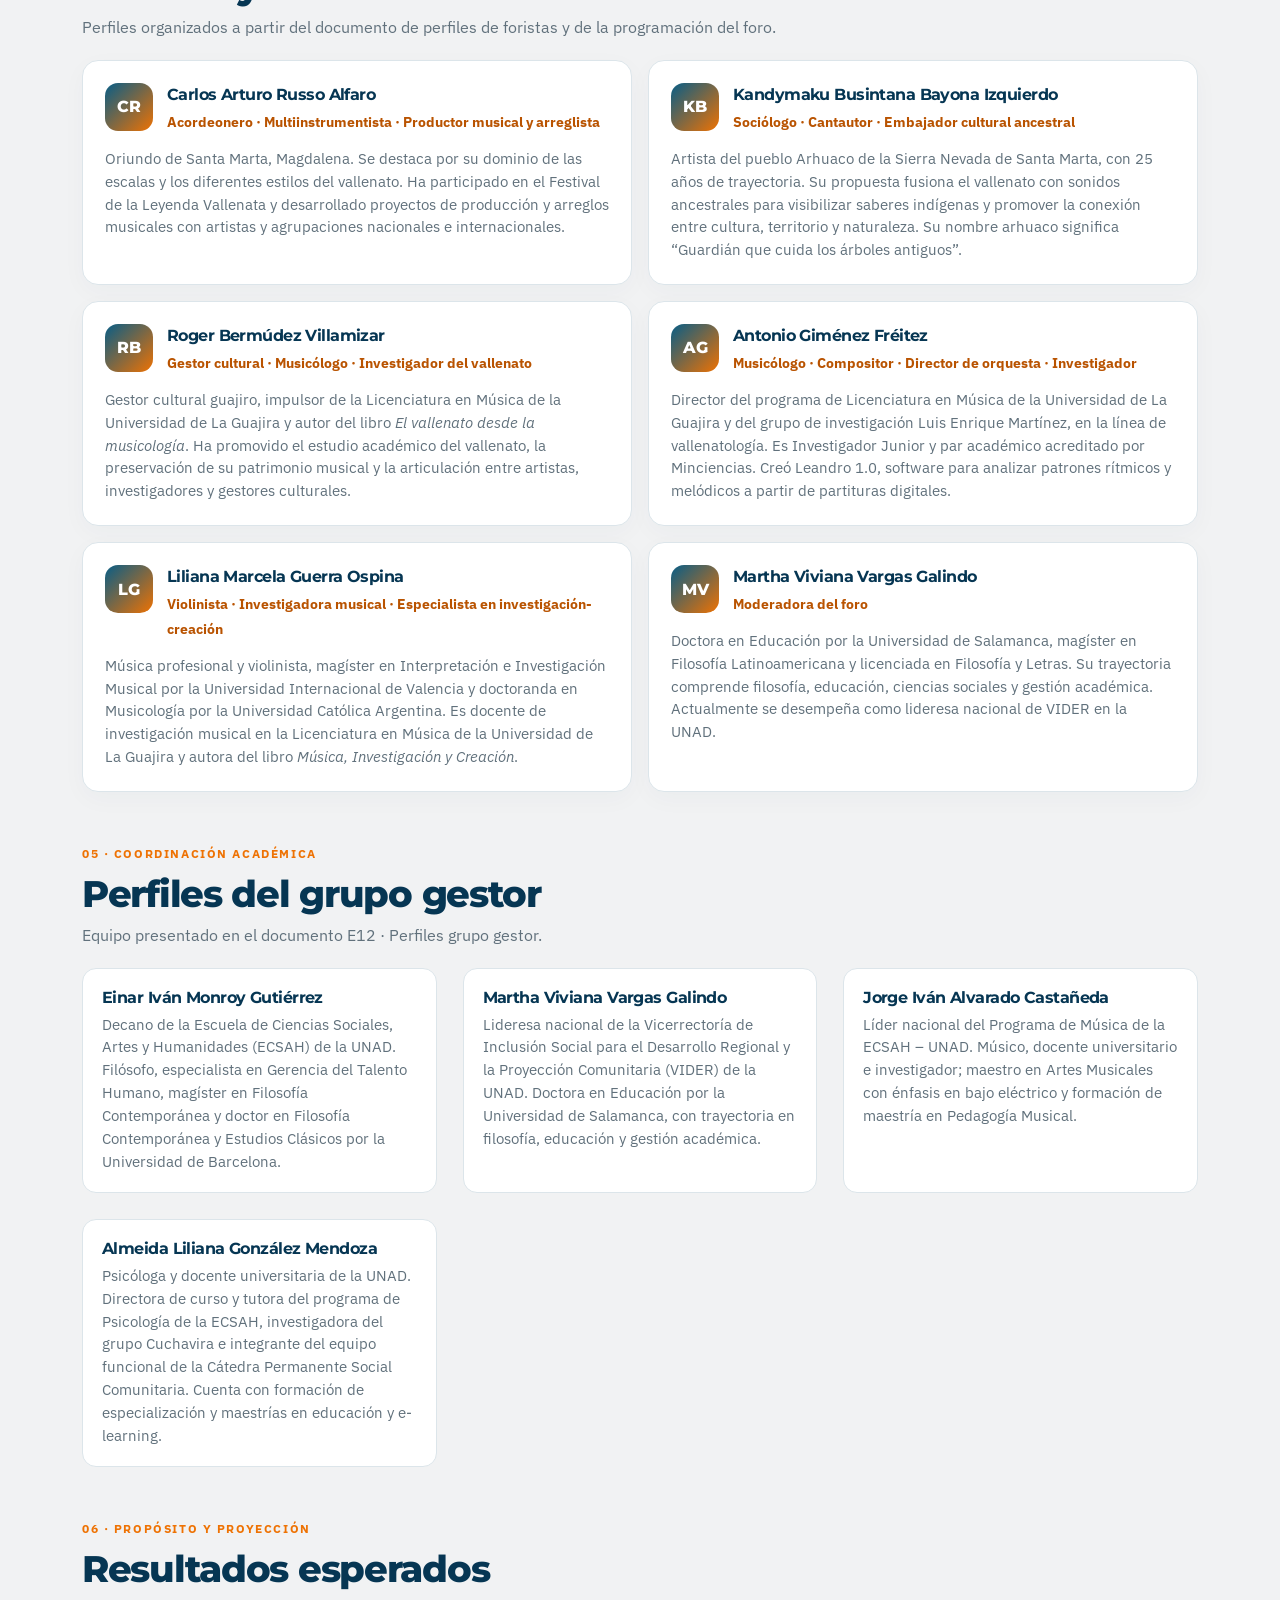
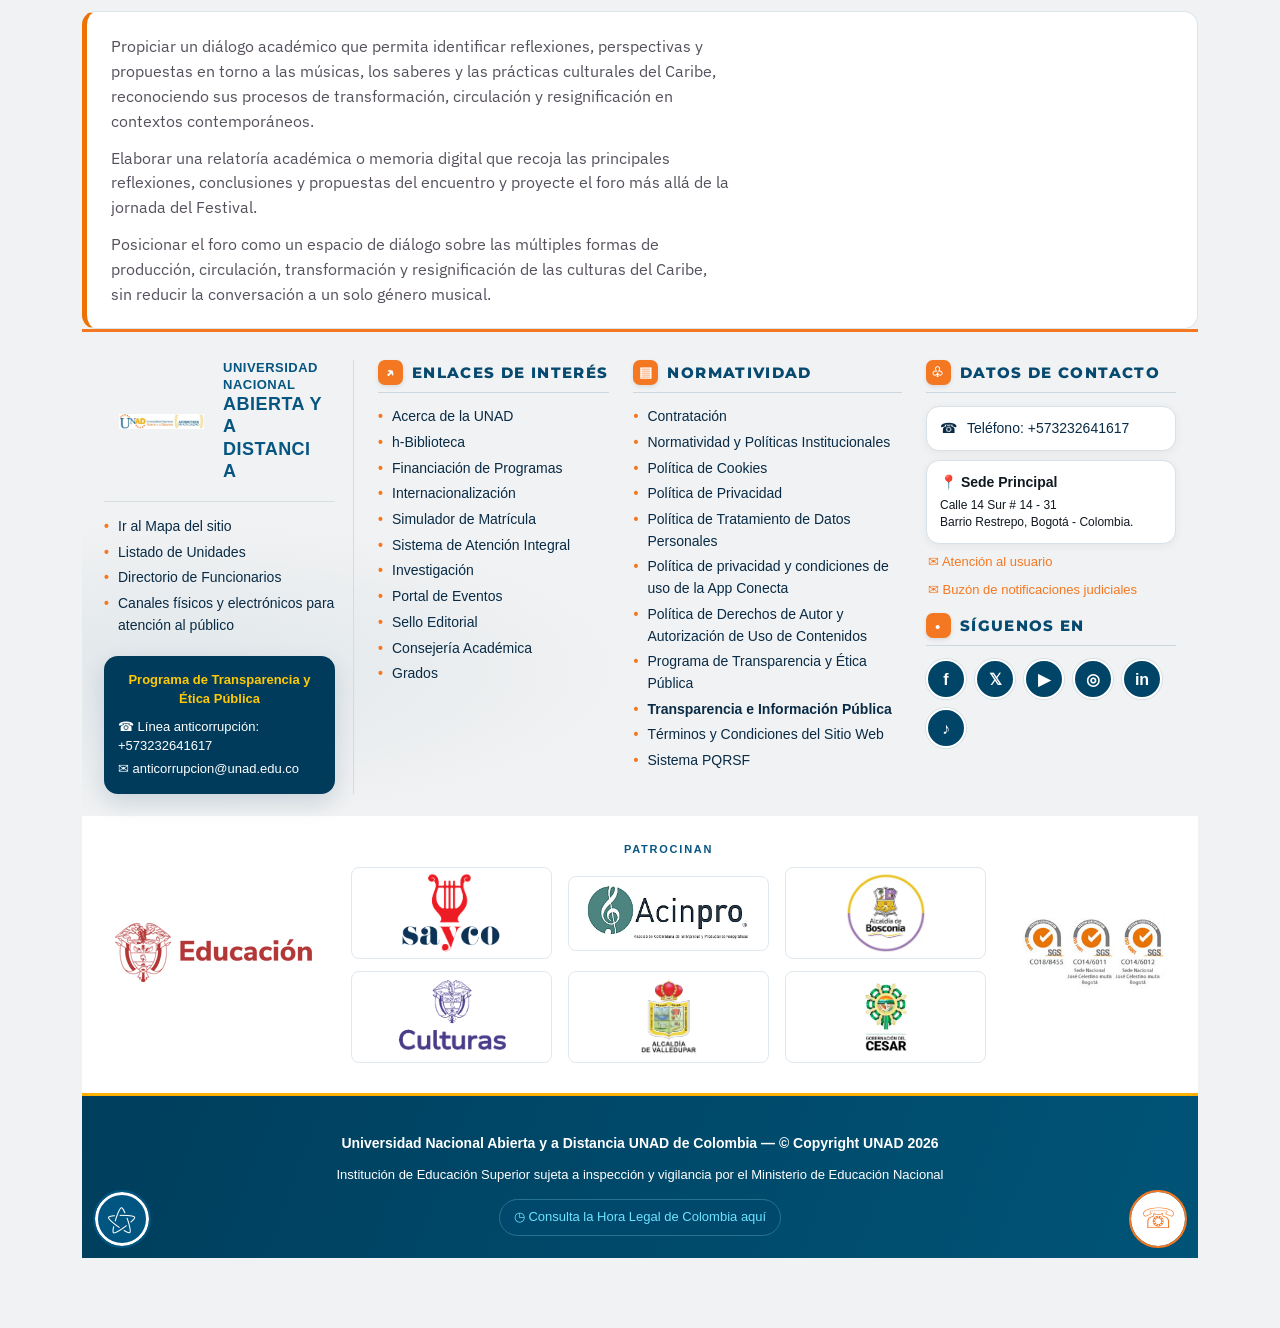
<file: foro-academico.html>
<!DOCTYPE html>
<html lang="es">
<head>
<meta charset="UTF-8">
<meta name="viewport" content="width=device-width, initial-scale=1"><meta name="referrer" content="strict-origin-when-cross-origin">
<title>Foro Académico | VII Festival Vallenato UNAD 2026</title>
<link rel="preconnect" href="https://fonts.googleapis.com">
<link rel="preconnect" href="https://fonts.gstatic.com" crossorigin>
<link href="https://fonts.googleapis.com/css2?family=IBM+Plex+Sans:wght@400;500;600;700&family=Montserrat:wght@500;600;700;800&display=swap" rel="stylesheet">
<style>
:root{--navy:#063653;--blue:#075d87;--orange:#ee7203;--gold:#f4be00;--ink:#182b38;--muted:#61717c;--paper:#f3f6f8;--line:#dce5ea;--white:#fff}
*{box-sizing:border-box}html{scroll-behavior:smooth}body{margin:0;background:var(--paper);color:var(--ink);font:16px/1.65 'IBM Plex Sans',sans-serif}
a{color:var(--blue)}.top{background:linear-gradient(120deg,#052e49,#08618a);color:#fff;padding:18px max(22px,calc((100% - 1160px)/2));display:flex;align-items:center;justify-content:space-between;gap:18px;flex-wrap:wrap}.brand{font:800 1rem Montserrat,sans-serif;letter-spacing:.02em}.back{color:#fff;text-decoration:none;border:1px solid #ffffff80;border-radius:99px;padding:8px 15px;font-weight:700}.back:hover{background:#ffffff18}
main{max-width:1160px;margin:auto;padding:34px 22px 70px}.hero{position:relative;overflow:hidden;background:linear-gradient(125deg,#063653,#0876a3);color:#fff;border-radius:22px;padding:clamp(28px,5vw,58px);box-shadow:0 16px 40px #06365320}.hero:after{content:"♫";position:absolute;right:4%;bottom:-65px;font:240px Georgia;color:#ffffff12}.eyebrow{color:#ffd15a;font-size:.76rem;font-weight:800;letter-spacing:.16em;text-transform:uppercase}.hero h1{position:relative;z-index:1;font:800 clamp(2rem,5vw,3.7rem)/1.12 Montserrat,sans-serif;max-width:850px;margin:12px 0}.hero p{position:relative;z-index:1;max-width:820px;color:#eaf4f8;margin:0;font-size:1.08rem}.hero-meta{display:flex;gap:10px;flex-wrap:wrap;margin-top:24px;position:relative;z-index:1}.pill{background:#ffffff18;border:1px solid #ffffff45;border-radius:99px;padding:7px 13px;font-size:.9rem;font-weight:700}
.quick{display:grid;grid-template-columns:repeat(3,1fr);gap:14px;margin:20px 0 42px}.quick article{background:#fff;border:1px solid var(--line);border-radius:14px;padding:17px 19px}.quick strong{display:block;color:var(--blue);font:700 .78rem Montserrat,sans-serif;text-transform:uppercase;letter-spacing:.08em}.quick span{display:block;font-weight:700;margin-top:4px}
section.content{margin-top:48px}.section-head{margin-bottom:20px}.kicker{color:var(--orange);font-weight:800;text-transform:uppercase;letter-spacing:.13em;font-size:.76rem}.section-head h2{font:800 clamp(1.55rem,3vw,2.3rem)/1.2 Montserrat,sans-serif;color:var(--navy);margin:7px 0}.section-head p{color:var(--muted);max-width:850px;margin:0}
.intro-panel{background:#fff;border:1px solid var(--line);border-left:5px solid var(--orange);border-radius:14px;padding:22px 24px}.intro-panel p{margin:0 0 12px}.intro-panel p:last-child{margin-bottom:0}
.axes{display:grid;grid-template-columns:repeat(3,1fr);gap:15px}.axis{background:#fff;border:1px solid var(--line);border-radius:15px;padding:20px}.axis .num{display:inline-flex;width:34px;height:34px;align-items:center;justify-content:center;border-radius:50%;background:#fff1e4;color:#b95300;font-weight:800}.axis h3{font:700 1rem/1.35 Montserrat,sans-serif;color:var(--navy);margin:12px 0 8px}.axis p{font-size:.93rem;color:var(--muted);margin:0}
.agenda{display:grid;gap:12px}.slot{display:grid;grid-template-columns:150px minmax(0,1fr);gap:18px;background:#fff;border:1px solid var(--line);border-radius:14px;padding:17px 20px}.time{color:var(--blue);font:800 1rem Montserrat,sans-serif}.duration{display:block;color:var(--muted);font:500 .8rem 'IBM Plex Sans',sans-serif;margin-top:4px}.slot h3{font:700 1rem Montserrat,sans-serif;margin:0 0 5px;color:var(--navy)}.slot p{margin:0;color:var(--muted);font-size:.93rem}.slot .who{color:var(--ink);font-weight:600;margin-top:5px}.break{background:#fff9e8;border-color:#f0dfad}
.people{display:grid;grid-template-columns:repeat(2,minmax(0,1fr));gap:16px}.person{background:#fff;border:1px solid var(--line);border-radius:16px;padding:22px;box-shadow:0 7px 24px #06365308}.person-top{display:flex;gap:14px;align-items:flex-start}.avatar{width:48px;height:48px;flex:0 0 48px;border-radius:13px;background:linear-gradient(135deg,#075d87,#ee7203);color:#fff;display:grid;place-items:center;font:800 1rem Montserrat,sans-serif}.person h3{font:700 1.02rem/1.3 Montserrat,sans-serif;color:var(--navy);margin:1px 0 4px}.role{color:#b95300;font-size:.85rem;font-weight:700}.person p{font-size:.92rem;color:var(--muted);margin:14px 0 0}
.group-grid{display:grid;grid-template-columns:repeat(2,minmax(0,1fr));gap:14px}.group-card{background:#fff;border:1px solid var(--line);border-radius:14px;padding:19px}.group-card h3{font:700 1rem Montserrat,sans-serif;color:var(--navy);margin:0 0 7px}.group-card p{color:var(--muted);font-size:.92rem;margin:0}
.note{color:var(--muted);font-size:.86rem;margin-top:16px}.foot{border-top:1px solid var(--line);margin-top:54px;padding-top:22px;color:var(--muted);font-size:.85rem;display:flex;justify-content:space-between;gap:15px;flex-wrap:wrap}
@media(max-width:760px){main{padding:22px 15px 50px}.quick,.axes{grid-template-columns:1fr}.people,.group-grid{grid-template-columns:1fr}.slot{grid-template-columns:1fr;gap:6px}.hero{border-radius:16px}.top{padding:15px 18px}}
</style>
<link rel="stylesheet" href="styles.css?v=responsive-20261118"></head>
<body>
<header class="top"><a class="brand" href="index.html" style="display:flex;align-items:center;gap:14px;color:#fff;text-decoration:none"><img src="images/LOGO%20-%20UNAD.png" alt="UNAD" style="width:76px;height:70px;object-fit:contain">UNAD · VII FESTIVAL INTERNACIONAL UNIVERSITARIO DE MÚSICA VALLENATA</a><a class="back" href="index.html">← Volver al micrositio</a></header>
<main>
<section class="hero">
 <div class="eyebrow">Encuentro académico · 18 de noviembre de 2026</div>
 <h1>Música del Caribe: tradición y resignificación sonora en el mundo globalizado</h1>
 <p>Un espacio de diálogo entre saberes académicos, territoriales y comunitarios para reflexionar sobre la memoria, la identidad, la tradición y las transformaciones de las músicas del Caribe en contextos contemporáneos.</p>
 <div class="hero-meta"><span class="pill">8:00 a. m. – 12:00 m.</span><span class="pill">Duración: 4 horas</span><span class="pill">Foro académico</span></div>
</section>
<div class="quick">
 <article><strong>Fecha</strong><span>Miércoles 18 de noviembre de 2026</span></article>
 <article><strong>Horario</strong><span>8:00 a. m. a 12:00 m.</span></article>
 <article><strong>Participación</strong><span>Moderación, contextualización y cinco foristas</span></article>
</div>

<section class="content">
 <div class="section-head"><span class="kicker">01 · Sentido del encuentro</span><h2>Sobre el foro</h2></div>
 <div class="intro-panel">
  <p>El Caribe se comprende como un espacio cultural amplio y diverso, que trasciende fronteras nacionales y articula territorios insulares y continentales mediante historias, intercambios, movilidades, saberes, prácticas y expresiones musicales compartidas.</p>
  <p>Las músicas del Caribe reúnen memoria colectiva, territorio, identidad y formas de transmisión de conocimientos. En el mundo globalizado, las tecnologías, las industrias culturales y las plataformas digitales abren nuevas posibilidades de creación y circulación, pero también plantean retos para preservar los sentidos culturales y evitar la descontextualización.</p>
  <p>El foro propone un diálogo plural. El vallenato estará presente como una expresión representativa del Caribe colombiano, en conversación con otras manifestaciones musicales y culturales del Caribe insular y continental.</p>
 </div>
</section>

<section class="content">
 <div class="section-head"><span class="kicker">02 · Rutas de conversación</span><h2>Ejes temáticos</h2><p>Los tres ejes organizan el diálogo entre los foristas y orientan las preguntas al público.</p></div>
 <div class="axes">
  <article class="axis"><span class="num">1</span><h3>Memoria, territorio, identidad y tradición</h3><p>Las músicas como expresiones vinculadas con la memoria colectiva, los territorios, las identidades y la transmisión de saberes y tradiciones.</p></article>
  <article class="axis"><span class="num">2</span><h3>Transformación y resignificación de las músicas del Caribe</h3><p>Los cambios que generan la globalización, las industrias culturales, las tecnologías y las nuevas formas de creación, circulación y consumo musical.</p></article>
  <article class="axis"><span class="num">3</span><h3>Universidad, territorio y proyección de las prácticas culturales</h3><p>El papel de la universidad en el diálogo entre conocimientos académicos y saberes culturales, y en el reconocimiento y fortalecimiento de las prácticas del Caribe.</p></article>
 </div>
</section>

<section class="content">
 <div class="section-head"><span class="kicker">03 · Agenda</span><h2>Programación del foro</h2><p>18 de noviembre de 2026 · 240 minutos, incluido el receso.</p></div>
 <div class="agenda">
  <article class="slot"><div class="time">8:00 – 8:15 a. m.<span class="duration">15 minutos</span></div><div><h3>Apertura institucional</h3><p>Instalación, bienvenida y presentación del propósito del foro, la moderadora y los cinco foristas.</p><p class="who">Mardelia Yolima Padilla Santamaría · Directora zonal UNAD.</p></div></article>
  <article class="slot"><div class="time">8:15 – 8:35 a. m.<span class="duration">20 minutos</span></div><div><h3>Contextualización académica</h3><p>Contexto sobre las músicas del Caribe, la tradición, la memoria, la identidad, el territorio y la transformación.</p><p class="who">Jorge Iván Alvarado Castañeda.</p></div></article>
  <article class="slot"><div class="time">8:35 – 9:20 a. m.<span class="duration">45 minutos</span></div><div><h3>Eje 1 · Memoria, territorio, identidad y tradición</h3><p>Diálogo sobre saberes culturales y comunitarios, memoria territorial, identidad y transmisión de las tradiciones musicales.</p><p class="who">Kandymaku Busintana Bayona Izquierdo y Carlos Arturo Russo Alfaro.</p></div></article>
  <article class="slot"><div class="time">9:20 – 10:05 a. m.<span class="duration">45 minutos</span></div><div><h3>Eje 2 · Transformación y resignificación de las músicas del Caribe</h3><p>Diálogo sobre globalización, tecnologías, circulación, creación, apropiación y resignificación de las músicas del Caribe en contextos contemporáneos.</p><p class="who">Liliana Marcela Guerra Ospina.</p></div></article>
  <article class="slot break"><div class="time">10:05 – 10:20 a. m.<span class="duration">15 minutos</span></div><div><h3>Receso</h3><p>Pausa para asistentes, foristas y equipo organizador.</p></div></article>
  <article class="slot"><div class="time">10:20 – 11:05 a. m.<span class="duration">45 minutos</span></div><div><h3>Eje 3 · Universidad, territorio y proyección cultural</h3><p>Diálogo sobre la articulación entre universidad, comunidades, investigación musical, saberes territoriales y fortalecimiento de las prácticas culturales.</p><p class="who">Antonio Giménez Fréitez y Roger Bermúdez Villamizar.</p></div></article>
  <article class="slot"><div class="time">11:05 – 11:35 a. m.<span class="duration">30 minutos</span></div><div><h3>Diálogo con el público</h3><p>Preguntas, comentarios y aportes de los asistentes, articulados con los tres ejes temáticos.</p><p class="who">Dra. Martha Viviana Vargas, moderadora, y participación de los foristas.</p></div></article>
  <article class="slot"><div class="time">11:35 a. m. – 12:00 m.<span class="duration">25 minutos</span></div><div><h3>Síntesis académica y cierre</h3><p>Integración de reflexiones, conclusiones y papel de la universidad en la proyección cultural; cierre institucional.</p><p class="who">Dra. Martha Viviana Vargas y equipo organizador.</p></div></article>
 </div>
</section>

<section class="content">
 <div class="section-head"><span class="kicker">04 · Invitados</span><h2>Foristas y moderadora</h2><p>Perfiles organizados a partir del documento de perfiles de foristas y de la programación del foro.</p></div>
 <div class="people">
  <article class="person"><div class="person-top"><div class="avatar">CR</div><div><h3>Carlos Arturo Russo Alfaro</h3><span class="role">Acordeonero · Multiinstrumentista · Productor musical y arreglista</span></div></div><p>Oriundo de Santa Marta, Magdalena. Se destaca por su dominio de las escalas y los diferentes estilos del vallenato. Ha participado en el Festival de la Leyenda Vallenata y desarrollado proyectos de producción y arreglos musicales con artistas y agrupaciones nacionales e internacionales.</p></article>
  <article class="person"><div class="person-top"><div class="avatar">KB</div><div><h3>Kandymaku Busintana Bayona Izquierdo</h3><span class="role">Sociólogo · Cantautor · Embajador cultural ancestral</span></div></div><p>Artista del pueblo Arhuaco de la Sierra Nevada de Santa Marta, con 25 años de trayectoria. Su propuesta fusiona el vallenato con sonidos ancestrales para visibilizar saberes indígenas y promover la conexión entre cultura, territorio y naturaleza. Su nombre arhuaco significa “Guardián que cuida los árboles antiguos”.</p></article>
  <article class="person"><div class="person-top"><div class="avatar">RB</div><div><h3>Roger Bermúdez Villamizar</h3><span class="role">Gestor cultural · Musicólogo · Investigador del vallenato</span></div></div><p>Gestor cultural guajiro, impulsor de la Licenciatura en Música de la Universidad de La Guajira y autor del libro <em>El vallenato desde la musicología</em>. Ha promovido el estudio académico del vallenato, la preservación de su patrimonio musical y la articulación entre artistas, investigadores y gestores culturales.</p></article>
  <article class="person"><div class="person-top"><div class="avatar">AG</div><div><h3>Antonio Giménez Fréitez</h3><span class="role">Musicólogo · Compositor · Director de orquesta · Investigador</span></div></div><p>Director del programa de Licenciatura en Música de la Universidad de La Guajira y del grupo de investigación Luis Enrique Martínez, en la línea de vallenatología. Es Investigador Junior y par académico acreditado por Minciencias. Creó Leandro 1.0, software para analizar patrones rítmicos y melódicos a partir de partituras digitales.</p></article>
  <article class="person"><div class="person-top"><div class="avatar">LG</div><div><h3>Liliana Marcela Guerra Ospina</h3><span class="role">Violinista · Investigadora musical · Especialista en investigación-creación</span></div></div><p>Música profesional y violinista, magíster en Interpretación e Investigación Musical por la Universidad Internacional de Valencia y doctoranda en Musicología por la Universidad Católica Argentina. Es docente de investigación musical en la Licenciatura en Música de la Universidad de La Guajira y autora del libro <em>Música, Investigación y Creación</em>.</p></article>
  <article class="person"><div class="person-top"><div class="avatar">MV</div><div><h3>Martha Viviana Vargas Galindo</h3><span class="role">Moderadora del foro</span></div></div><p>Doctora en Educación por la Universidad de Salamanca, magíster en Filosofía Latinoamericana y licenciada en Filosofía y Letras. Su trayectoria comprende filosofía, educación, ciencias sociales y gestión académica. Actualmente se desempeña como lideresa nacional de VIDER en la UNAD.</p></article>
 </div>
 
</section>

<section class="content">
 <div class="section-head"><span class="kicker">05 · Coordinación académica</span><h2>Perfiles del grupo gestor</h2><p>Equipo presentado en el documento E12 · Perfiles grupo gestor.</p></div>
 <div class="group-grid">
  <article class="group-card"><h3>Einar Iván Monroy Gutiérrez</h3><p>Decano de la Escuela de Ciencias Sociales, Artes y Humanidades (ECSAH) de la UNAD. Filósofo, especialista en Gerencia del Talento Humano, magíster en Filosofía Contemporánea y doctor en Filosofía Contemporánea y Estudios Clásicos por la Universidad de Barcelona.</p></article>
  <article class="group-card"><h3>Martha Viviana Vargas Galindo</h3><p>Lideresa nacional de la Vicerrectoría de Inclusión Social para el Desarrollo Regional y la Proyección Comunitaria (VIDER) de la UNAD. Doctora en Educación por la Universidad de Salamanca, con trayectoria en filosofía, educación y gestión académica.</p></article>
  <article class="group-card"><h3>Jorge Iván Alvarado Castañeda</h3><p>Líder nacional del Programa de Música de la ECSAH – UNAD. Músico, docente universitario e investigador; maestro en Artes Musicales con énfasis en bajo eléctrico y formación de maestría en Pedagogía Musical.</p></article>
  <article class="group-card"><h3>Almeida Liliana González Mendoza</h3><p>Psicóloga y docente universitaria de la UNAD. Directora de curso y tutora del programa de Psicología de la ECSAH, investigadora del grupo Cuchavira e integrante del equipo funcional de la Cátedra Permanente Social Comunitaria. Cuenta con formación de especialización y maestrías en educación y e-learning.</p></article>
 </div>
</section>

<section class="content">
 <div class="section-head"><span class="kicker">06 · Propósito y proyección</span><h2>Resultados esperados</h2></div>
 <div class="intro-panel">
  <p>Propiciar un diálogo académico que permita identificar reflexiones, perspectivas y propuestas en torno a las músicas, los saberes y las prácticas culturales del Caribe, reconociendo sus procesos de transformación, circulación y resignificación en contextos contemporáneos.</p>
  <p>Elaborar una relatoría académica o memoria digital que recoja las principales reflexiones, conclusiones y propuestas del encuentro y proyecte el foro más allá de la jornada del Festival.</p>
  <p>Posicionar el foro como un espacio de diálogo sobre las múltiples formas de producción, circulación, transformación y resignificación de las culturas del Caribe, sin reducir la conversación a un solo género musical.</p>
 </div>
</section>
<footer class="unad-footer" aria-label="Pie de página institucional">
  <div class="unad-footer__upper">
    <div class="unad-footer__grid">
      <section class="unad-footer__brand">
        <a class="unad-footer__brandmark" href="https://www.unad.edu.co/" aria-label="Universidad Nacional Abierta y a Distancia">
          <img src="images/LOGO%20-%20UNAD.png" alt="Logo UNAD">
          <span>UNIVERSIDAD NACIONAL<br><b>ABIERTA Y A DISTANCIA</b></span>
        </a>
        <ul class="unad-footer__plain">
          <li><a href="https://www.unad.edu.co/">Ir al Mapa del sitio</a></li>
          <li><a href="https://www.unad.edu.co/">Listado de Unidades</a></li>
          <li><a href="https://www.unad.edu.co/">Directorio de Funcionarios</a></li>
          <li><a href="https://www.unad.edu.co/">Canales físicos y electrónicos para atención al público</a></li>
        </ul>
        <div class="unad-footer__ethics"><strong>Programa de Transparencia y<br>Ética Pública</strong><a href="tel:+573232641617">☎ Línea anticorrupción: +573232641617</a><a href="mailto:anticorrupcion@unad.edu.co">✉ anticorrupcion@unad.edu.co</a></div>
      </section>
      <section class="unad-footer__column">
        <h2><span>↗</span> ENLACES DE INTERÉS</h2>
        <ul>
          <li><a href="https://www.unad.edu.co/">Acerca de la UNAD</a></li>
          <li><a href="https://biblioteca.unad.edu.co/">h-Biblioteca</a></li>
          <li><a href="https://www.unad.edu.co/">Financiación de Programas</a></li>
          <li><a href="https://www.unad.edu.co/">Internacionalización</a></li>
          <li><a href="https://www.unad.edu.co/">Simulador de Matrícula</a></li>
          <li><a href="https://www.unad.edu.co/">Sistema de Atención Integral</a></li>
          <li><a href="https://investigaciones.unad.edu.co/">Investigación</a></li>
          <li><a href="https://eventos.unad.edu.co/">Portal de Eventos</a></li>
          <li><a href="https://editorial.unad.edu.co/">Sello Editorial</a></li>
          <li><a href="https://www.unad.edu.co/">Consejería Académica</a></li>
          <li><a href="https://www.unad.edu.co/">Grados</a></li>
        </ul>
      </section>
      <section class="unad-footer__column">
        <h2><span>▤</span> NORMATIVIDAD</h2>
        <ul>
          <li><a href="https://www.unad.edu.co/">Contratación</a></li>
          <li><a href="https://www.unad.edu.co/">Normatividad y Políticas Institucionales</a></li>
          <li><a href="https://www.unad.edu.co/">Política de Cookies</a></li>
          <li><a href="https://www.unad.edu.co/">Política de Privacidad</a></li>
          <li><a href="https://www.unad.edu.co/">Política de Tratamiento de Datos Personales</a></li>
          <li><a href="https://www.unad.edu.co/">Política de privacidad y condiciones de uso de la App Conecta</a></li>
          <li><a href="https://www.unad.edu.co/">Política de Derechos de Autor y Autorización de Uso de Contenidos</a></li>
          <li><a href="https://www.unad.edu.co/">Programa de Transparencia y Ética Pública</a></li>
          <li><a href="https://www.unad.edu.co/"><b>Transparencia e Información Pública</b></a></li>
          <li><a href="https://www.unad.edu.co/">Términos y Condiciones del Sitio Web</a></li>
          <li><a href="https://www.unad.edu.co/">Sistema PQRSF</a></li>
        </ul>
      </section>
      <section class="unad-footer__contact">
        <h2><span>♧</span> DATOS DE CONTACTO</h2>
        <a class="unad-footer__phone" href="tel:+573232641617">☎ <span>Teléfono: +573232641617</span></a>
        <div class="unad-footer__address"><b>📍 Sede Principal</b><small>Calle 14 Sur # 14 - 31<br>Barrio Restrepo, Bogotá - Colombia.</small></div>
        <a class="unad-footer__orange" href="https://www.unad.edu.co/">✉ Atención al usuario</a>
        <a class="unad-footer__orange" href="https://www.unad.edu.co/">✉ Buzón de notificaciones judiciales</a>
        <h2 class="unad-footer__social-title"><span>•</span> SÍGUENOS EN</h2>
        <div class="unad-footer__social">
          <a href="https://www.facebook.com/UniversidadUNAD/" aria-label="Facebook">f</a>
          <a href="https://x.com/UniversidadUNAD" aria-label="X">𝕏</a>
          <a href="https://www.youtube.com/user/universidadunad" aria-label="YouTube">▶</a>
          <a href="https://www.instagram.com/universidadunad/" aria-label="Instagram">◎</a>
          <a href="https://www.linkedin.com/school/universidad-nacional-abierta-y-a-distancia-unad/" aria-label="LinkedIn">in</a>
          <a href="https://www.tiktok.com/@universidadunad" aria-label="TikTok">♪</a>
        </div>
      </section>
    </div>
  </div>
  <div class="unad-footer__certs" aria-label="Acreditaciones y certificaciones institucionales"><div class="unad-footer__certs-inner"><img class="unad-footer__mineducacion" src="images/MINEDUCACION.webp" alt="Ministerio de Educación Nacional">
<div class="unad-footer__sponsors" aria-label="Patrocinadores del VII Festival">
 <span class="unad-footer__sponsors-title">Patrocinan</span>
 <div class="unad-footer__sponsors-list">
  <img src="images/PATROCINADORES/SAYCO.png" alt="Sociedad de Autores y Compositores de Colombia, SAYCO" loading="lazy">
  <img src="images/PATROCINADORES/ACINPRO.png" alt="Asociación Colombiana de Intérpretes y Productores Fonográficos, ACINPRO" loading="lazy">
  <img src="images/PATROCINADORES/ALCALDIA%20DE%20BOSCONIA.png" alt="Alcaldía de Bosconia" loading="lazy">
  <img src="images/PATROCINADORES/CULTURAS.png" alt="Ministerio de las Culturas, las Artes y los Saberes" loading="lazy">
  <img src="images/PATROCINADORES/ALCALDIA%20DE%20VALLEDUPAR.png" alt="Alcaldía de Valledupar" loading="lazy">
  <img src="images/PATROCINADORES/GOBERNACION%20DEL%20CESAR.png" alt="Gobernación del Cesar" loading="lazy">
 </div>
</div><img class="unad-footer__certificaciones" src="images/CERTIFICACIONES.webp" alt="Certificaciones institucionales UNAD"></div></div>
  <div class="unad-footer__bottom"><p><strong>Universidad Nacional Abierta y a Distancia UNAD de Colombia — © Copyright UNAD 2026</strong></p><p>Institución de Educación Superior sujeta a inspección y vigilancia por el Ministerio de Educación Nacional</p><a href="https://horalegal.inm.gov.co/">◷ Consulta la Hora Legal de Colombia aquí</a></div>
  <a class="unad-footer__access" href="https://www.unad.edu.co/" aria-label="Accesibilidad">⚝</a>
  <a class="unad-footer__help" href="https://www.unad.edu.co/" aria-label="Servicios en línea y asesoría">☏</a>
</footer>
</main>
</body>
</html>
</file>
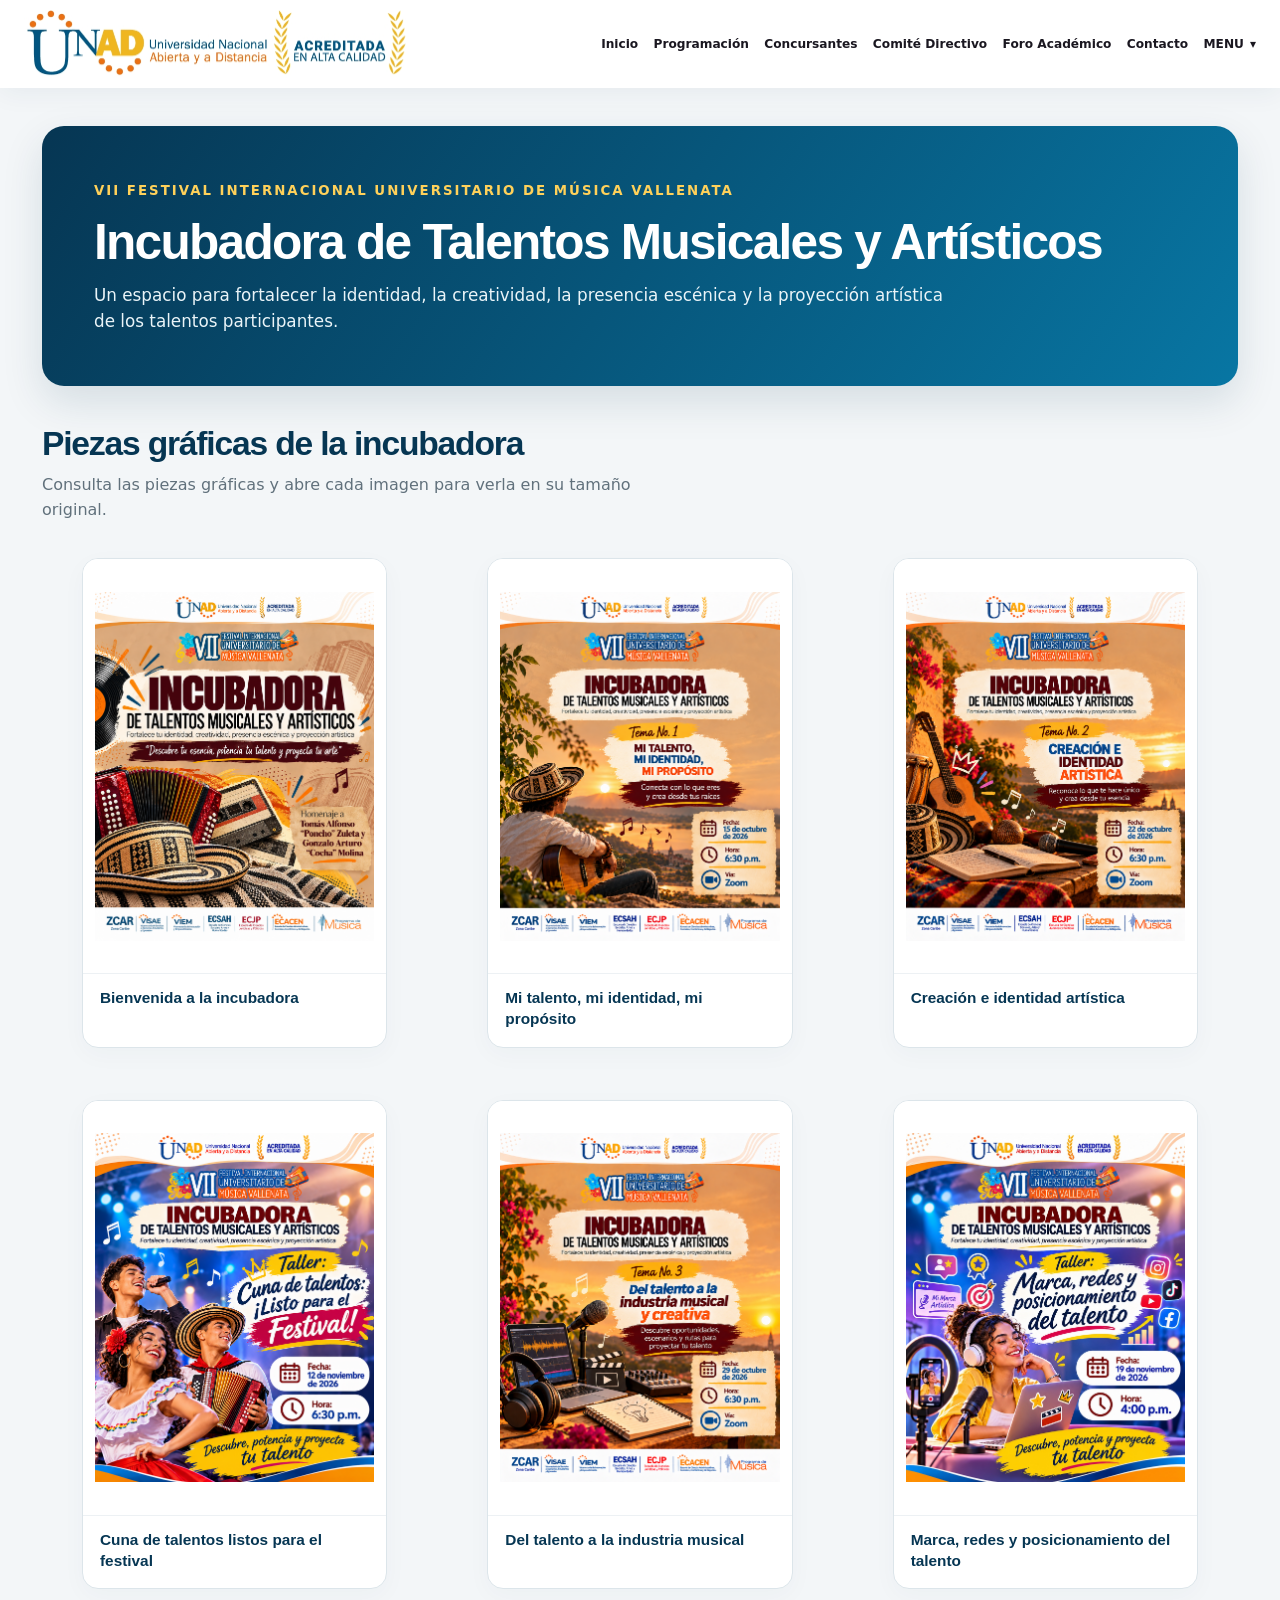
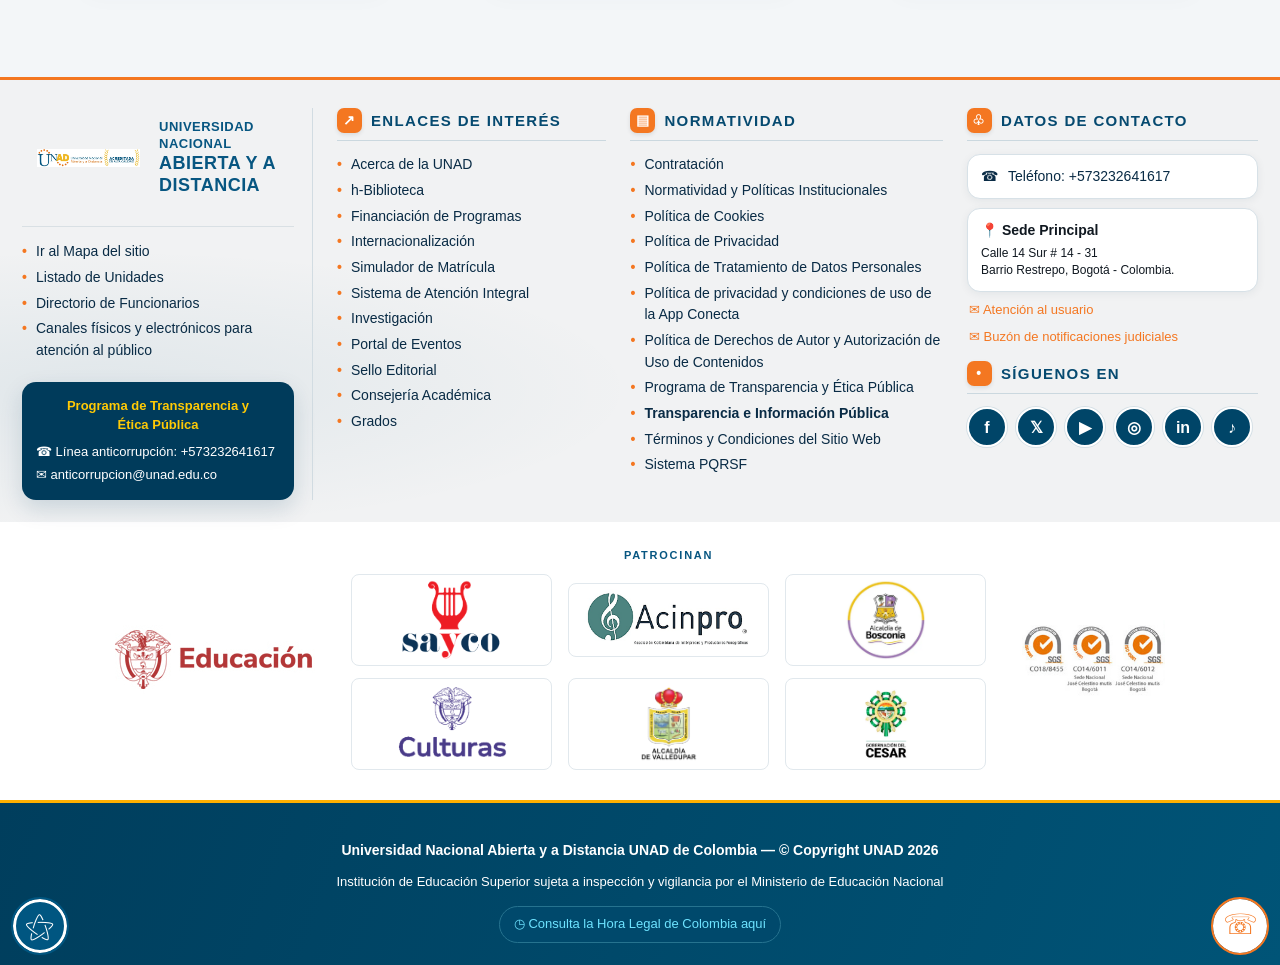
<file: incubadora-talento.html>
<!doctype html>
<html lang="es"><head><meta charset="utf-8"><meta name="viewport" content="width=device-width,initial-scale=1"><meta name="referrer" content="strict-origin-when-cross-origin"><title>Incubadora de Talento | VII Festival Vallenato UNAD 2026</title><link rel="stylesheet" href="styles.css?v=responsive-20261118">
<style>
.it-main{background:#f3f6f8;color:#182b38;min-height:55vh}.it-wrap{max-width:1240px;margin:auto;padding:38px 22px 72px}.it-hero{padding:clamp(26px,5vw,52px);border-radius:22px;background:linear-gradient(125deg,#063653,#0876a3);color:#fff;box-shadow:0 16px 40px #06365320}.it-hero small{color:#ffd15a;font-weight:800;letter-spacing:.15em;text-transform:uppercase}.it-hero h1{font:800 clamp(2rem,5vw,3.1rem)/1.12 Montserrat,sans-serif;color:#fff;margin:12px 0}.it-hero p{max-width:850px;color:#eaf4f8;font-size:1.05rem;margin:0}.it-heading{margin:38px 0 20px}.it-heading h2{font:800 clamp(1.5rem,3vw,2.1rem)/1.2 Montserrat,sans-serif;color:#063653;margin:0 0 8px}.it-heading p{color:#61717c;margin:0}.it-gallery{display:grid;grid-template-columns:repeat(3,minmax(0,1fr));gap:20px}.it-piece{display:flex;flex-direction:column;overflow:hidden;background:#fff;border:1px solid #dce5ea;border-radius:16px;box-shadow:0 7px 24px #06365308;transition:transform .2s ease,box-shadow .2s ease}.it-piece:hover{transform:translateY(-3px);box-shadow:0 12px 28px #06365316}.it-piece a{display:flex;align-items:center;justify-content:center;min-height:280px;padding:12px;background:#fff}.it-piece img{display:block;width:100%;height:390px;object-fit:contain;object-position:center}.it-piece figcaption{padding:14px 17px 17px;border-top:1px solid #edf1f4;font:700 .96rem/1.35 Montserrat,sans-serif;color:#063653}.it-note{margin-top:24px;color:#657681;font-size:.88rem}
@media(max-width:900px){.it-gallery{grid-template-columns:repeat(2,minmax(0,1fr))}.it-piece img{height:360px}}
@media(max-width:560px){.it-wrap{padding:22px 14px 48px}.it-hero{border-radius:16px}.it-gallery{grid-template-columns:1fr;gap:15px}.it-piece a{min-height:220px}.it-piece img{height:auto;max-height:560px}}
</style></head><body>
<header class="cabecera"><div class="contenedor cabecera__barra"><a href="index.html#inicio" class="marca"><img class="logo-unad" src="images/LOGO%20-%20UNAD.png" alt="Logo oficial de la UNAD"><span class="marca__texto"><strong>Festival Vallenato</strong><small>Universitario · VII Edición</small><span class="sello-acreditacion-mini">UNAD · Acreditada en alta calidad</span></span></a><button class="menu-boton" id="menuBoton" aria-expanded="false" aria-controls="menuPrincipal" aria-label="Abrir menú"><span></span><span></span><span></span></button><nav id="menuPrincipal" class="nav"><a href="index.html#inicio">Inicio</a><a href="index.html#programacion">Programación</a><a href="concursantes.html">Concursantes</a><a href="comite-directivo.html">Comité Directivo</a><a href="foro-academico.html">Foro Académico</a><a href="index.html#contacto">Contacto</a><div class="nav-drop"><button type="button" class="nav-drop__disparador" id="masSeccionesBoton" aria-expanded="false">MENU <span class="nav-drop__flecha">▾</span></button><div class="nav-drop__panel" id="masSeccionesPanel"><a href="conversatorio-vida-obra.html" aria-current="page">🎙️ Conversatorio Vida y Obra</a><a href="asistencia.html">📊 Invitados especiales</a><a href="comite-directivo.html">🏛️ Comité Directivo</a></div></div></nav></div></header>
<main class="it-main"><div class="it-wrap">
<section class="it-hero"><small>VII Festival Internacional Universitario de Música Vallenata</small><h1>Incubadora de Talentos Musicales y Artísticos</h1><p>Un espacio para fortalecer la identidad, la creatividad, la presencia escénica y la proyección artística de los talentos participantes.</p></section>
<section aria-labelledby="it-gallery-title"><div class="it-heading"><h2 id="it-gallery-title">Piezas gráficas de la incubadora</h2><p>Consulta las piezas gráficas y abre cada imagen para verla en su tamaño original.</p></div>
<div class="it-gallery">
<figure class="it-piece"><a href="images/Piezas%20graficas/Bienvenida%20incubadora.png" target="_blank" rel="noopener noreferrer"><img src="images/Piezas%20graficas/Bienvenida%20incubadora.png" alt="Pieza gráfica de bienvenida a la Incubadora de Talento" loading="lazy"></a><figcaption>Bienvenida a la incubadora</figcaption></figure>
<figure class="it-piece"><a href="images/Piezas%20graficas/Mi%20Talento%2C%20Mi%20Identidad%2C%20Mi%20prop%C3%B3sito.png" target="_blank" rel="noopener noreferrer"><img src="images/Piezas%20graficas/Mi%20Talento%2C%20Mi%20Identidad%2C%20Mi%20prop%C3%B3sito.png" alt="Pieza gráfica Mi Talento, Mi Identidad, Mi propósito" loading="lazy"></a><figcaption>Mi talento, mi identidad, mi propósito</figcaption></figure>
<figure class="it-piece"><a href="images/Piezas%20graficas/Ceracion%20e%20Identidad%20Artistica.png" target="_blank" rel="noopener noreferrer"><img src="images/Piezas%20graficas/Ceracion%20e%20Identidad%20Artistica.png" alt="Pieza gráfica sobre creación e identidad artística" loading="lazy"></a><figcaption>Creación e identidad artística</figcaption></figure>
<figure class="it-piece"><a href="images/Piezas%20graficas/Cuna%20de%20Talentos%20Listos%20para%20el%20Festival%20%281%29.png" target="_blank" rel="noopener noreferrer"><img src="images/Piezas%20graficas/Cuna%20de%20Talentos%20Listos%20para%20el%20Festival%20%281%29.png" alt="Pieza gráfica Cuna de Talentos Listos para el Festival" loading="lazy"></a><figcaption>Cuna de talentos listos para el festival</figcaption></figure>
<figure class="it-piece"><a href="images/Piezas%20graficas/Del%20Talento%20a%20la%20Industria%20Musical.png" target="_blank" rel="noopener noreferrer"><img src="images/Piezas%20graficas/Del%20Talento%20a%20la%20Industria%20Musical.png" alt="Pieza gráfica Del Talento a la Industria Musical" loading="lazy"></a><figcaption>Del talento a la industria musical</figcaption></figure>
<figure class="it-piece"><a href="images/Piezas%20graficas/Marca%2C%20redes%20y%20posicionamiento%20del%20talento.jpg" target="_blank" rel="noopener noreferrer"><img src="images/Piezas%20graficas/Marca%2C%20redes%20y%20posicionamiento%20del%20talento.jpg" alt="Pieza gráfica Marca, redes y posicionamiento del talento" loading="lazy"></a><figcaption>Marca, redes y posicionamiento del talento</figcaption></figure>
</div></section>
</div></main>
<footer class="unad-footer" aria-label="Pie de página institucional">
  <div class="unad-footer__upper">
    <div class="unad-footer__grid">
      <section class="unad-footer__brand">
        <a class="unad-footer__brandmark" href="https://www.unad.edu.co/" aria-label="Universidad Nacional Abierta y a Distancia">
          <img src="images/LOGO%20-%20UNAD.png" alt="Logo UNAD">
          <span>UNIVERSIDAD NACIONAL<br><b>ABIERTA Y A DISTANCIA</b></span>
        </a>
        <ul class="unad-footer__plain">
          <li><a href="https://www.unad.edu.co/">Ir al Mapa del sitio</a></li>
          <li><a href="https://www.unad.edu.co/">Listado de Unidades</a></li>
          <li><a href="https://www.unad.edu.co/">Directorio de Funcionarios</a></li>
          <li><a href="https://www.unad.edu.co/">Canales físicos y electrónicos para atención al público</a></li>
        </ul>
        <div class="unad-footer__ethics"><strong>Programa de Transparencia y<br>Ética Pública</strong><a href="tel:+573232641617">☎ Línea anticorrupción: +573232641617</a><a href="mailto:anticorrupcion@unad.edu.co">✉ anticorrupcion@unad.edu.co</a></div>
      </section>
      <section class="unad-footer__column">
        <h2><span>↗</span> ENLACES DE INTERÉS</h2>
        <ul>
          <li><a href="https://www.unad.edu.co/">Acerca de la UNAD</a></li>
          <li><a href="https://biblioteca.unad.edu.co/">h-Biblioteca</a></li>
          <li><a href="https://www.unad.edu.co/">Financiación de Programas</a></li>
          <li><a href="https://www.unad.edu.co/">Internacionalización</a></li>
          <li><a href="https://www.unad.edu.co/">Simulador de Matrícula</a></li>
          <li><a href="https://www.unad.edu.co/">Sistema de Atención Integral</a></li>
          <li><a href="https://investigaciones.unad.edu.co/">Investigación</a></li>
          <li><a href="https://eventos.unad.edu.co/">Portal de Eventos</a></li>
          <li><a href="https://editorial.unad.edu.co/">Sello Editorial</a></li>
          <li><a href="https://www.unad.edu.co/">Consejería Académica</a></li>
          <li><a href="https://www.unad.edu.co/">Grados</a></li>
        </ul>
      </section>
      <section class="unad-footer__column">
        <h2><span>▤</span> NORMATIVIDAD</h2>
        <ul>
          <li><a href="https://www.unad.edu.co/">Contratación</a></li>
          <li><a href="https://www.unad.edu.co/">Normatividad y Políticas Institucionales</a></li>
          <li><a href="https://www.unad.edu.co/">Política de Cookies</a></li>
          <li><a href="https://www.unad.edu.co/">Política de Privacidad</a></li>
          <li><a href="https://www.unad.edu.co/">Política de Tratamiento de Datos Personales</a></li>
          <li><a href="https://www.unad.edu.co/">Política de privacidad y condiciones de uso de la App Conecta</a></li>
          <li><a href="https://www.unad.edu.co/">Política de Derechos de Autor y Autorización de Uso de Contenidos</a></li>
          <li><a href="https://www.unad.edu.co/">Programa de Transparencia y Ética Pública</a></li>
          <li><a href="https://www.unad.edu.co/"><b>Transparencia e Información Pública</b></a></li>
          <li><a href="https://www.unad.edu.co/">Términos y Condiciones del Sitio Web</a></li>
          <li><a href="https://www.unad.edu.co/">Sistema PQRSF</a></li>
        </ul>
      </section>
      <section class="unad-footer__contact">
        <h2><span>♧</span> DATOS DE CONTACTO</h2>
        <a class="unad-footer__phone" href="tel:+573232641617">☎ <span>Teléfono: +573232641617</span></a>
        <div class="unad-footer__address"><b>📍 Sede Principal</b><small>Calle 14 Sur # 14 - 31<br>Barrio Restrepo, Bogotá - Colombia.</small></div>
        <a class="unad-footer__orange" href="https://www.unad.edu.co/">✉ Atención al usuario</a>
        <a class="unad-footer__orange" href="https://www.unad.edu.co/">✉ Buzón de notificaciones judiciales</a>
        <h2 class="unad-footer__social-title"><span>•</span> SÍGUENOS EN</h2>
        <div class="unad-footer__social">
          <a href="https://www.facebook.com/UniversidadUNAD/" aria-label="Facebook">f</a>
          <a href="https://x.com/UniversidadUNAD" aria-label="X">𝕏</a>
          <a href="https://www.youtube.com/user/universidadunad" aria-label="YouTube">▶</a>
          <a href="https://www.instagram.com/universidadunad/" aria-label="Instagram">◎</a>
          <a href="https://www.linkedin.com/school/universidad-nacional-abierta-y-a-distancia-unad/" aria-label="LinkedIn">in</a>
          <a href="https://www.tiktok.com/@universidadunad" aria-label="TikTok">♪</a>
        </div>
      </section>
    </div>
  </div>
  <div class="unad-footer__certs" aria-label="Acreditaciones y certificaciones institucionales"><div class="unad-footer__certs-inner"><img class="unad-footer__mineducacion" src="images/MINEDUCACION.webp" alt="Ministerio de Educación Nacional">
<div class="unad-footer__sponsors" aria-label="Patrocinadores del VII Festival">
 <span class="unad-footer__sponsors-title">Patrocinan</span>
 <div class="unad-footer__sponsors-list">
  <img src="images/PATROCINADORES/SAYCO.png" alt="Sociedad de Autores y Compositores de Colombia, SAYCO" loading="lazy">
  <img src="images/PATROCINADORES/ACINPRO.png" alt="Asociación Colombiana de Intérpretes y Productores Fonográficos, ACINPRO" loading="lazy">
  <img src="images/PATROCINADORES/ALCALDIA%20DE%20BOSCONIA.png" alt="Alcaldía de Bosconia" loading="lazy">
  <img src="images/PATROCINADORES/CULTURAS.png" alt="Ministerio de las Culturas, las Artes y los Saberes" loading="lazy">
  <img src="images/PATROCINADORES/ALCALDIA%20DE%20VALLEDUPAR.png" alt="Alcaldía de Valledupar" loading="lazy">
  <img src="images/PATROCINADORES/GOBERNACION%20DEL%20CESAR.png" alt="Gobernación del Cesar" loading="lazy">
 </div>
</div><img class="unad-footer__certificaciones" src="images/CERTIFICACIONES.webp" alt="Certificaciones institucionales UNAD"></div></div>
  <div class="unad-footer__bottom"><p><strong>Universidad Nacional Abierta y a Distancia UNAD de Colombia — © Copyright UNAD 2026</strong></p><p>Institución de Educación Superior sujeta a inspección y vigilancia por el Ministerio de Educación Nacional</p><a href="https://horalegal.inm.gov.co/">◷ Consulta la Hora Legal de Colombia aquí</a></div>
  <a class="unad-footer__access" href="https://www.unad.edu.co/" aria-label="Accesibilidad">⚝</a>
  <a class="unad-footer__help" href="https://www.unad.edu.co/" aria-label="Servicios en línea y asesoría">☏</a>
</footer>
<script>(()=>{const b=document.getElementById('menuBoton'),n=document.getElementById('menuPrincipal'),d=document.getElementById('masSeccionesBoton'),p=document.getElementById('masSeccionesPanel');if(b&&n)b.addEventListener('click',()=>{const o=b.getAttribute('aria-expanded')!=='true';b.setAttribute('aria-expanded',String(o));n.classList.toggle('nav--abierto',o)});if(d&&p)d.addEventListener('click',()=>{const o=d.getAttribute('aria-expanded')!=='true';d.setAttribute('aria-expanded',String(o));p.classList.toggle('nav-drop__panel--abierto',o)});})();</script></body></html>
</file>
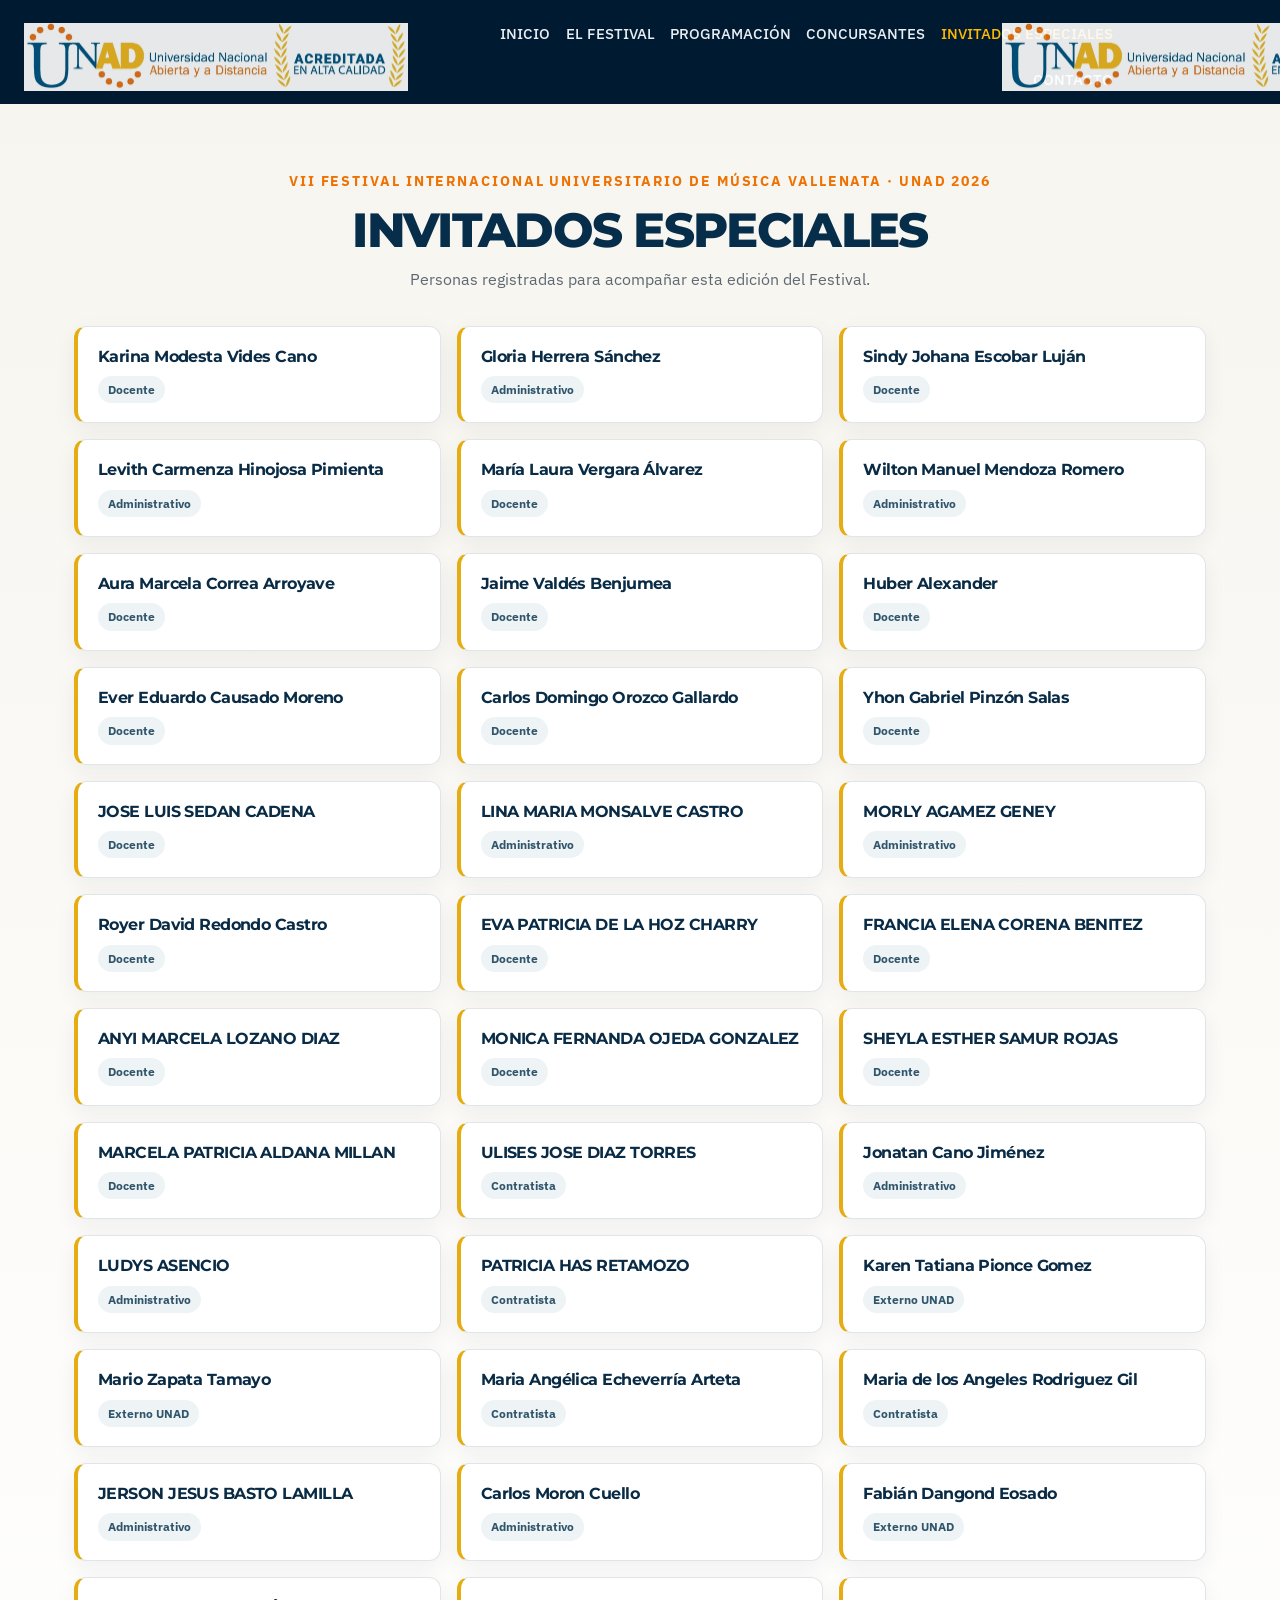
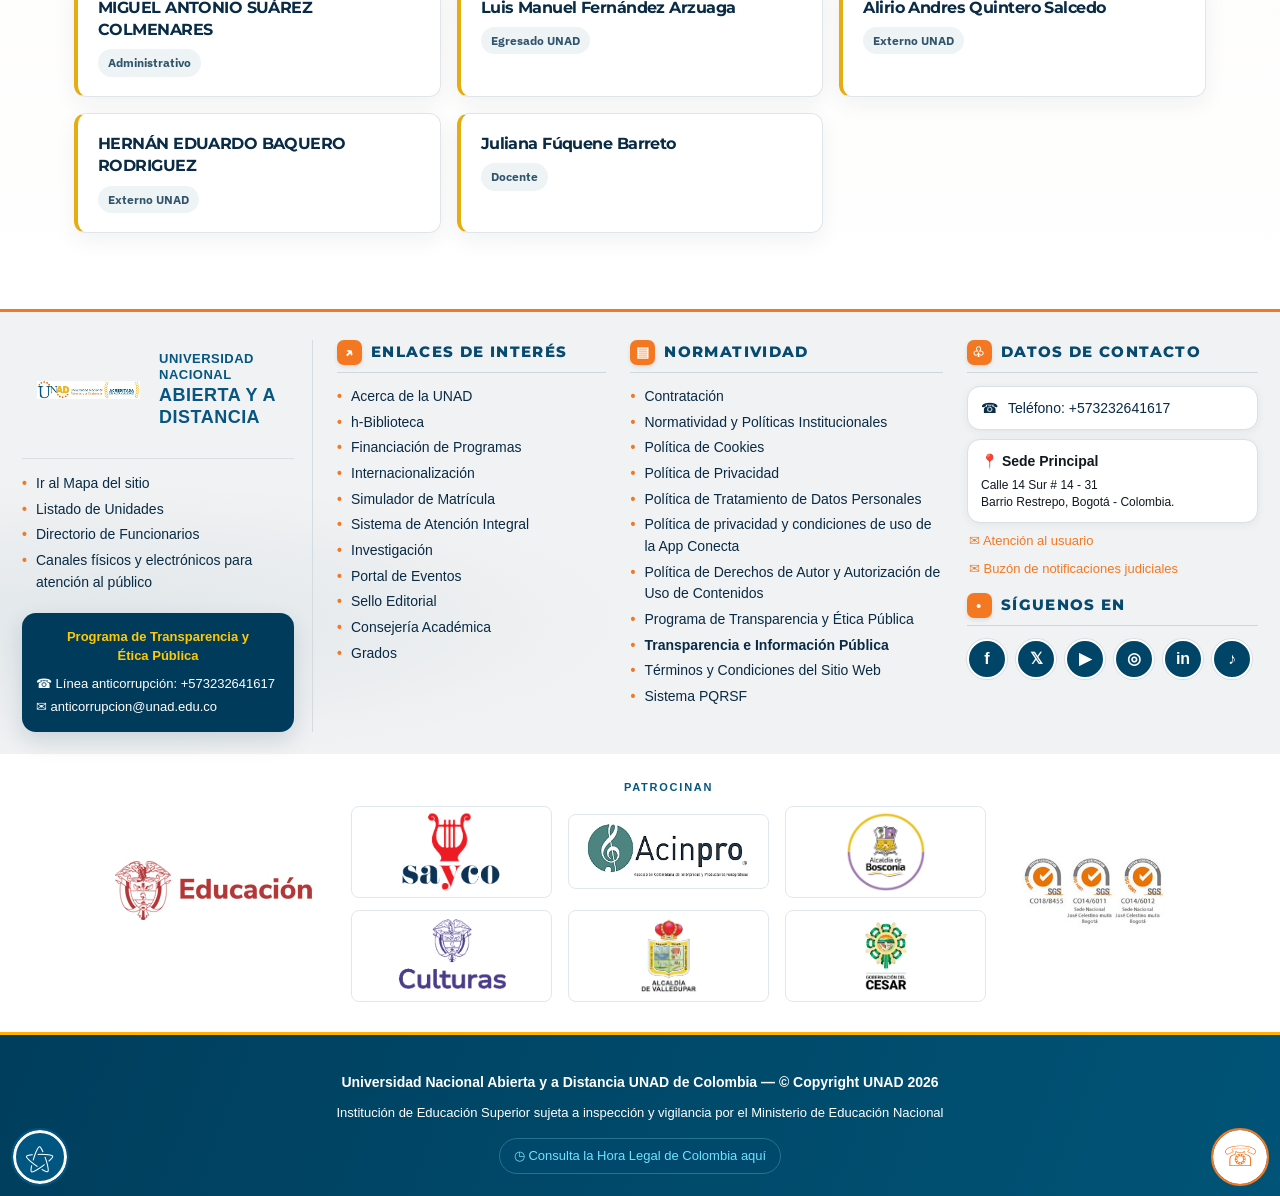
<file: invitados-especiales.html>
<!DOCTYPE html>
<html lang="es">
<head>
<meta charset="UTF-8">
<meta name="viewport" content="width=device-width, initial-scale=1"><meta name="referrer" content="strict-origin-when-cross-origin">
<meta name="description" content="Invitados especiales del VII Festival Internacional Universitario de Música Vallenata UNAD 2026.">
<title>Invitados especiales | VII Festival Vallenato UNAD 2026</title>
<link rel="preconnect" href="https://fonts.googleapis.com">
<link rel="preconnect" href="https://fonts.gstatic.com" crossorigin>
<link href="https://fonts.googleapis.com/css2?family=IBM+Plex+Sans:wght@400;500;600;700&family=Montserrat:wght@500;600;700;800&display=swap" rel="stylesheet">
<link rel="stylesheet" href="styles.css?v=responsive-20261118">
<style>
.invitados-main{min-height:70vh;background:linear-gradient(180deg,#f7f5ef 0%,#fff 100%);padding:64px 0 76px}
.invitados-cabecera{text-align:center;margin-bottom:34px}
.invitados-cabecera h1{color:#062d49;font:800 clamp(2rem,4vw,3rem) Montserrat,sans-serif;margin:8px 0}
.invitados-cabecera p{color:#5d6872;max-width:720px;margin:0 auto}
.invitados-grid{display:grid;grid-template-columns:repeat(3,minmax(0,1fr));gap:16px}
.invitado{background:#fff;border:1px solid #e0e5e8;border-left:4px solid #e5ad12;border-radius:12px;padding:19px 20px;box-shadow:0 7px 22px rgba(5,35,58,.06);min-width:0}
.invitado h2{font:700 1rem/1.4 Montserrat,sans-serif;color:#092b45;margin:0 0 8px;overflow-wrap:anywhere}
.invitado p{display:inline-block;margin:0;padding:4px 10px;border-radius:999px;background:#eef3f6;color:#31566b;font-size:.78rem;font-weight:700}
.invitados-nota{text-align:center;color:#68747d;font-size:.8rem;margin:26px 0 0}
@media(max-width:900px){.invitados-grid{grid-template-columns:repeat(2,minmax(0,1fr))}}
@media(max-width:600px){.invitados-main{padding:42px 0 54px}.invitados-grid{grid-template-columns:1fr;gap:12px}.invitado{padding:16px}}
</style>
</head>
<body class="pagina-concursantes">
<header class="cabecera">
  <div class="contenedor cabecera__barra">
    <a href="index.html#inicio" class="marca">
      <img class="logo-unad" src="images/LOGO%20-%20UNAD.png" alt="Logo oficial de la UNAD">
      <span class="marca__texto"><strong>VII Festival</strong><small>Internacional Universitario</small><span class="sello-acreditacion-mini">DE MÚSICA VALLENATA · UNAD 2026</span></span>
    </a>
    <button class="menu-boton" id="menuBoton" aria-expanded="false" aria-controls="menuPrincipal" aria-label="Abrir menú"><span></span><span></span><span></span></button>
    <nav id="menuPrincipal" class="nav concursantes-nav" aria-label="Navegación principal">
      <a href="index.html#inicio">Inicio</a>
      <a href="index.html#poncho">El festival</a>
      <a href="index.html#programacion">Programación</a>
      <a href="concursantes.html">Concursantes</a>
      <a href="invitados-especiales.html" aria-current="page">Invitados especiales</a>
      <a href="index.html#contacto">Contacto</a>
    </nav>
    <a class="marca-unad" href="https://www.unad.edu.co/" aria-label="Universidad Nacional Abierta y a Distancia"><img class="logo-unad" src="images/LOGO%20-%20UNAD.png" alt="Logo oficial de la UNAD"></a>
  </div>
</header>
<main class="invitados-main">
  <div class="contenedor">
    <div class="invitados-cabecera">
      <span class="seccion__kicker">VII Festival Internacional Universitario de Música Vallenata · UNAD 2026</span>
      <h1>INVITADOS ESPECIALES</h1>
      <p>Personas registradas para acompañar esta edición del Festival.</p>
    </div>
    <section class="invitados-grid" aria-label="Listado de invitados especiales">
      <article class="invitado"><h2>Karina Modesta Vides Cano</h2><p>Docente</p></article>
      <article class="invitado"><h2>Gloria Herrera Sánchez</h2><p>Administrativo</p></article>
      <article class="invitado"><h2>Sindy Johana Escobar Luján</h2><p>Docente</p></article>
      <article class="invitado"><h2>Levith Carmenza Hinojosa Pimienta</h2><p>Administrativo</p></article>
      <article class="invitado"><h2>María Laura Vergara Álvarez</h2><p>Docente</p></article>
      <article class="invitado"><h2>Wilton Manuel Mendoza Romero</h2><p>Administrativo</p></article>
      <article class="invitado"><h2>Aura Marcela Correa Arroyave</h2><p>Docente</p></article>
      <article class="invitado"><h2>Jaime Valdés Benjumea</h2><p>Docente</p></article>
      <article class="invitado"><h2>Huber Alexander</h2><p>Docente</p></article>
      <article class="invitado"><h2>Ever Eduardo Causado Moreno</h2><p>Docente</p></article>
      <article class="invitado"><h2>Carlos Domingo Orozco Gallardo</h2><p>Docente</p></article>
      <article class="invitado"><h2>Yhon Gabriel Pinzón Salas</h2><p>Docente</p></article>
      <article class="invitado"><h2>JOSE LUIS SEDAN CADENA</h2><p>Docente</p></article>
      <article class="invitado"><h2>LINA MARIA MONSALVE CASTRO</h2><p>Administrativo</p></article>
      <article class="invitado"><h2>MORLY AGAMEZ GENEY</h2><p>Administrativo</p></article>
      <article class="invitado"><h2>Royer David Redondo Castro</h2><p>Docente</p></article>
      <article class="invitado"><h2>EVA PATRICIA DE LA HOZ CHARRY</h2><p>Docente</p></article>
      <article class="invitado"><h2>FRANCIA ELENA CORENA BENITEZ</h2><p>Docente</p></article>
      <article class="invitado"><h2>ANYI MARCELA LOZANO DIAZ</h2><p>Docente</p></article>
      <article class="invitado"><h2>MONICA FERNANDA OJEDA GONZALEZ</h2><p>Docente</p></article>
      <article class="invitado"><h2>SHEYLA ESTHER SAMUR ROJAS</h2><p>Docente</p></article>
      <article class="invitado"><h2>MARCELA PATRICIA ALDANA MILLAN</h2><p>Docente</p></article>
      <article class="invitado"><h2>ULISES JOSE DIAZ TORRES</h2><p>Contratista</p></article>
      <article class="invitado"><h2>Jonatan Cano Jiménez</h2><p>Administrativo</p></article>
      <article class="invitado"><h2>LUDYS ASENCIO</h2><p>Administrativo</p></article>
      <article class="invitado"><h2>PATRICIA HAS RETAMOZO</h2><p>Contratista</p></article>
      <article class="invitado"><h2>Karen Tatiana Pionce Gomez</h2><p>Externo UNAD</p></article>
      <article class="invitado"><h2>Mario Zapata Tamayo</h2><p>Externo UNAD</p></article>
      <article class="invitado"><h2>Maria Angélica Echeverría Arteta</h2><p>Contratista</p></article>
      <article class="invitado"><h2>Maria de los Angeles Rodriguez Gil</h2><p>Contratista</p></article>
      <article class="invitado"><h2>JERSON JESUS BASTO LAMILLA</h2><p>Administrativo</p></article>
      <article class="invitado"><h2>Carlos Moron Cuello</h2><p>Administrativo</p></article>
      <article class="invitado"><h2>Fabián Dangond Eosado</h2><p>Externo UNAD</p></article>
      <article class="invitado"><h2>MIGUEL ANTONIO SUÁREZ COLMENARES</h2><p>Administrativo</p></article>
      <article class="invitado"><h2>Luis Manuel Fernández Arzuaga</h2><p>Egresado UNAD</p></article>
      <article class="invitado"><h2>Alirio Andres Quintero Salcedo</h2><p>Externo UNAD</p></article>
      <article class="invitado"><h2>HERNÁN EDUARDO BAQUERO RODRIGUEZ</h2><p>Externo UNAD</p></article>
      <article class="invitado"><h2>Juliana Fúquene Barreto</h2><p>Docente</p></article>
    </section>
    
  </div>
</main>
<footer class="unad-footer" aria-label="Pie de página institucional">
  <div class="unad-footer__upper">
    <div class="unad-footer__grid">
      <section class="unad-footer__brand">
        <a class="unad-footer__brandmark" href="https://www.unad.edu.co/" aria-label="Universidad Nacional Abierta y a Distancia">
          <img src="images/LOGO%20-%20UNAD.png" alt="Logo UNAD">
          <span>UNIVERSIDAD NACIONAL<br><b>ABIERTA Y A DISTANCIA</b></span>
        </a>
        <ul class="unad-footer__plain">
          <li><a href="https://www.unad.edu.co/">Ir al Mapa del sitio</a></li>
          <li><a href="https://www.unad.edu.co/">Listado de Unidades</a></li>
          <li><a href="https://www.unad.edu.co/">Directorio de Funcionarios</a></li>
          <li><a href="https://www.unad.edu.co/">Canales físicos y electrónicos para atención al público</a></li>
        </ul>
        <div class="unad-footer__ethics"><strong>Programa de Transparencia y<br>Ética Pública</strong><a href="tel:+573232641617">☎ Línea anticorrupción: +573232641617</a><a href="mailto:anticorrupcion@unad.edu.co">✉ anticorrupcion@unad.edu.co</a></div>
      </section>
      <section class="unad-footer__column">
        <h2><span>↗</span> ENLACES DE INTERÉS</h2>
        <ul>
          <li><a href="https://www.unad.edu.co/">Acerca de la UNAD</a></li>
          <li><a href="https://biblioteca.unad.edu.co/">h-Biblioteca</a></li>
          <li><a href="https://www.unad.edu.co/">Financiación de Programas</a></li>
          <li><a href="https://www.unad.edu.co/">Internacionalización</a></li>
          <li><a href="https://www.unad.edu.co/">Simulador de Matrícula</a></li>
          <li><a href="https://www.unad.edu.co/">Sistema de Atención Integral</a></li>
          <li><a href="https://investigaciones.unad.edu.co/">Investigación</a></li>
          <li><a href="https://eventos.unad.edu.co/">Portal de Eventos</a></li>
          <li><a href="https://editorial.unad.edu.co/">Sello Editorial</a></li>
          <li><a href="https://www.unad.edu.co/">Consejería Académica</a></li>
          <li><a href="https://www.unad.edu.co/">Grados</a></li>
        </ul>
      </section>
      <section class="unad-footer__column">
        <h2><span>▤</span> NORMATIVIDAD</h2>
        <ul>
          <li><a href="https://www.unad.edu.co/">Contratación</a></li>
          <li><a href="https://www.unad.edu.co/">Normatividad y Políticas Institucionales</a></li>
          <li><a href="https://www.unad.edu.co/">Política de Cookies</a></li>
          <li><a href="https://www.unad.edu.co/">Política de Privacidad</a></li>
          <li><a href="https://www.unad.edu.co/">Política de Tratamiento de Datos Personales</a></li>
          <li><a href="https://www.unad.edu.co/">Política de privacidad y condiciones de uso de la App Conecta</a></li>
          <li><a href="https://www.unad.edu.co/">Política de Derechos de Autor y Autorización de Uso de Contenidos</a></li>
          <li><a href="https://www.unad.edu.co/">Programa de Transparencia y Ética Pública</a></li>
          <li><a href="https://www.unad.edu.co/"><b>Transparencia e Información Pública</b></a></li>
          <li><a href="https://www.unad.edu.co/">Términos y Condiciones del Sitio Web</a></li>
          <li><a href="https://www.unad.edu.co/">Sistema PQRSF</a></li>
        </ul>
      </section>
      <section class="unad-footer__contact">
        <h2><span>♧</span> DATOS DE CONTACTO</h2>
        <a class="unad-footer__phone" href="tel:+573232641617">☎ <span>Teléfono: +573232641617</span></a>
        <div class="unad-footer__address"><b>📍 Sede Principal</b><small>Calle 14 Sur # 14 - 31<br>Barrio Restrepo, Bogotá - Colombia.</small></div>
        <a class="unad-footer__orange" href="https://www.unad.edu.co/">✉ Atención al usuario</a>
        <a class="unad-footer__orange" href="https://www.unad.edu.co/">✉ Buzón de notificaciones judiciales</a>
        <h2 class="unad-footer__social-title"><span>•</span> SÍGUENOS EN</h2>
        <div class="unad-footer__social">
          <a href="https://www.facebook.com/UniversidadUNAD/" aria-label="Facebook">f</a>
          <a href="https://x.com/UniversidadUNAD" aria-label="X">𝕏</a>
          <a href="https://www.youtube.com/user/universidadunad" aria-label="YouTube">▶</a>
          <a href="https://www.instagram.com/universidadunad/" aria-label="Instagram">◎</a>
          <a href="https://www.linkedin.com/school/universidad-nacional-abierta-y-a-distancia-unad/" aria-label="LinkedIn">in</a>
          <a href="https://www.tiktok.com/@universidadunad" aria-label="TikTok">♪</a>
        </div>
      </section>
    </div>
  </div>
  <div class="unad-footer__certs" aria-label="Acreditaciones y certificaciones institucionales"><div class="unad-footer__certs-inner"><img class="unad-footer__mineducacion" src="images/MINEDUCACION.webp" alt="Ministerio de Educación Nacional">
<div class="unad-footer__sponsors" aria-label="Patrocinadores del VII Festival">
 <span class="unad-footer__sponsors-title">Patrocinan</span>
 <div class="unad-footer__sponsors-list">
  <img src="images/PATROCINADORES/SAYCO.png" alt="Sociedad de Autores y Compositores de Colombia, SAYCO" loading="lazy">
  <img src="images/PATROCINADORES/ACINPRO.png" alt="Asociación Colombiana de Intérpretes y Productores Fonográficos, ACINPRO" loading="lazy">
  <img src="images/PATROCINADORES/ALCALDIA%20DE%20BOSCONIA.png" alt="Alcaldía de Bosconia" loading="lazy">
  <img src="images/PATROCINADORES/CULTURAS.png" alt="Ministerio de las Culturas, las Artes y los Saberes" loading="lazy">
  <img src="images/PATROCINADORES/ALCALDIA%20DE%20VALLEDUPAR.png" alt="Alcaldía de Valledupar" loading="lazy">
  <img src="images/PATROCINADORES/GOBERNACION%20DEL%20CESAR.png" alt="Gobernación del Cesar" loading="lazy">
 </div>
</div><img class="unad-footer__certificaciones" src="images/CERTIFICACIONES.webp" alt="Certificaciones institucionales UNAD"></div></div>
  <div class="unad-footer__bottom"><p><strong>Universidad Nacional Abierta y a Distancia UNAD de Colombia — © Copyright UNAD 2026</strong></p><p>Institución de Educación Superior sujeta a inspección y vigilancia por el Ministerio de Educación Nacional</p><a href="https://horalegal.inm.gov.co/">◷ Consulta la Hora Legal de Colombia aquí</a></div>
  <a class="unad-footer__access" href="https://www.unad.edu.co/" aria-label="Accesibilidad">⚝</a>
  <a class="unad-footer__help" href="https://www.unad.edu.co/" aria-label="Servicios en línea y asesoría">☏</a>
</footer>
<script>
const menuBoton=document.getElementById('menuBoton');
const menu=document.getElementById('menuPrincipal');
if(menuBoton&&menu){menuBoton.addEventListener('click',()=>{const abierto=menuBoton.getAttribute('aria-expanded')==='true';menuBoton.setAttribute('aria-expanded',String(!abierto));menu.classList.toggle('nav--abierto',!abierto);});}
</script>
</body>
</html>
</file>
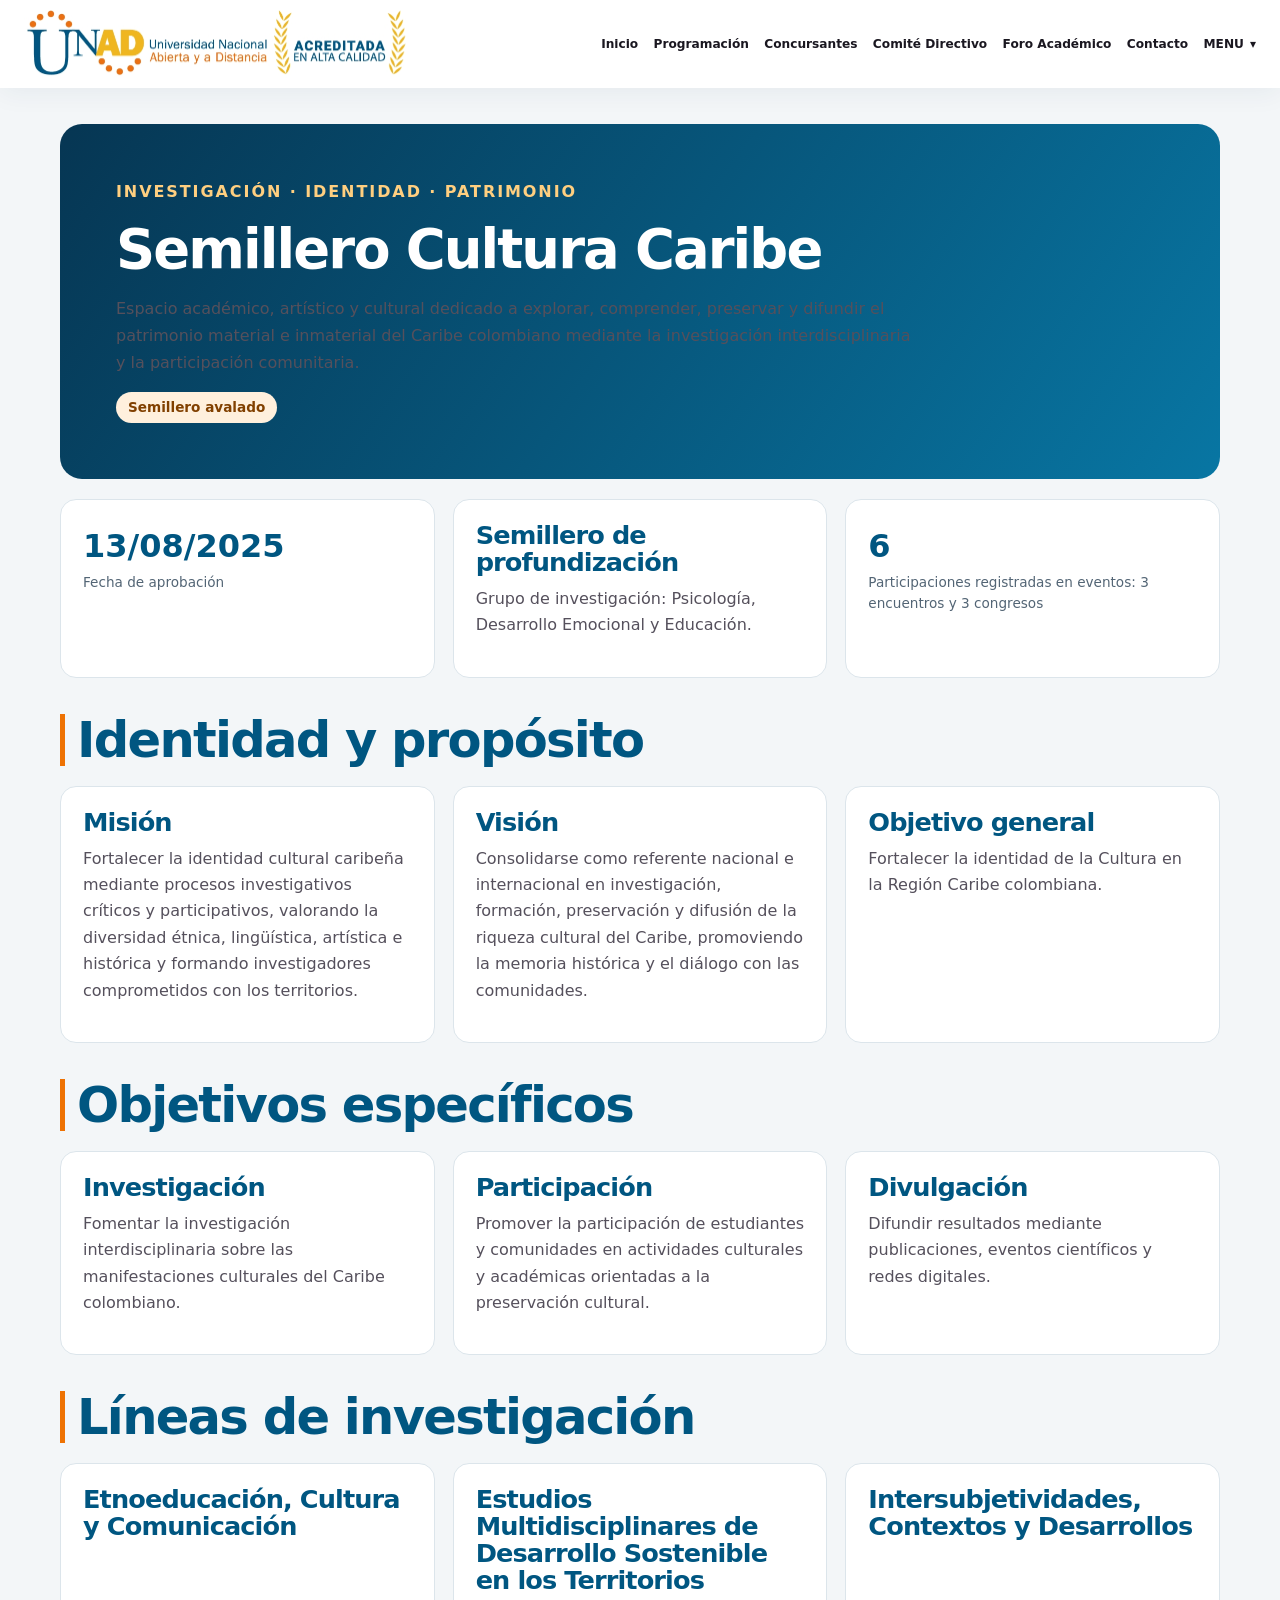
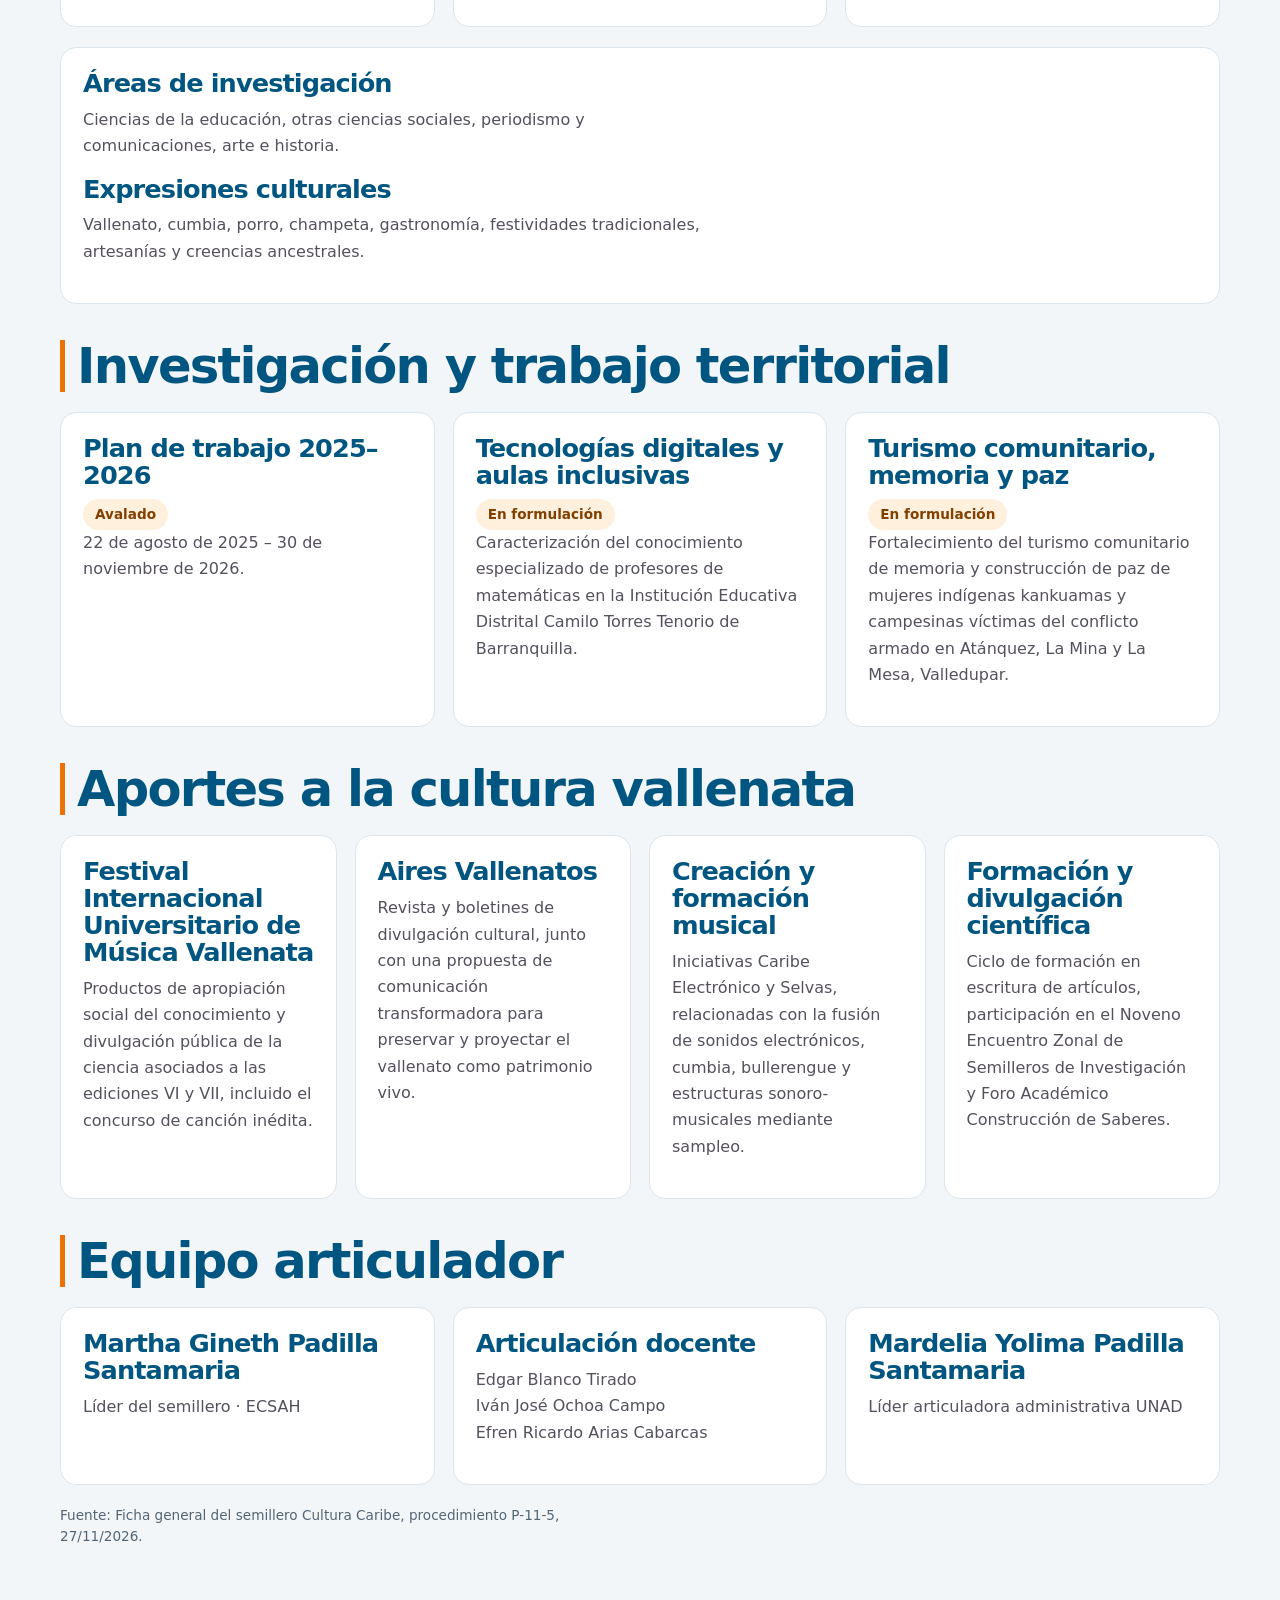
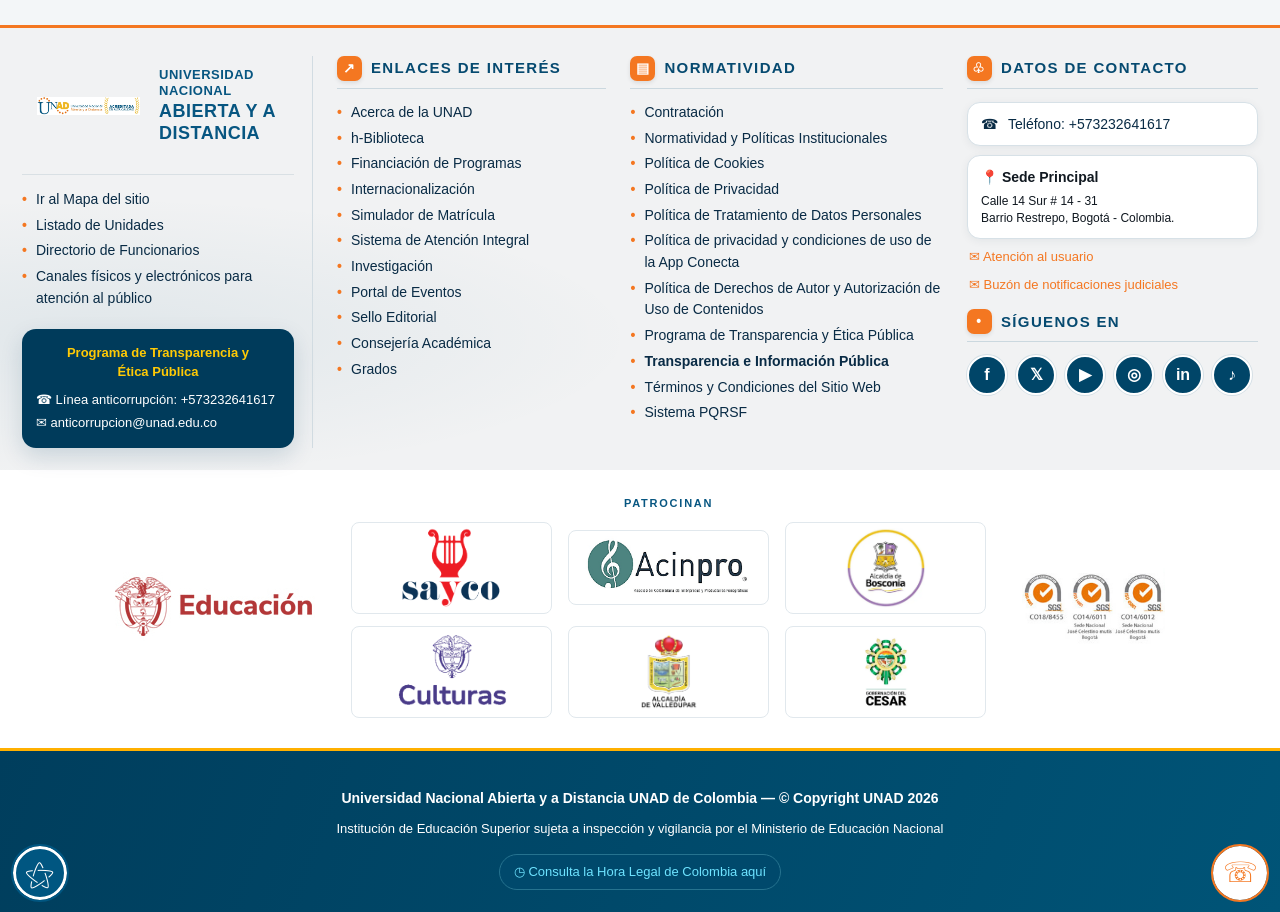
<file: semillero-cultura-caribe.html>
<!doctype html><html lang="es"><head><meta charset="utf-8"><meta name="viewport" content="width=device-width,initial-scale=1"><meta name="referrer" content="strict-origin-when-cross-origin"><title>Semillero Cultura Caribe | VII Festival Vallenato UNAD</title><link rel="stylesheet" href="styles.css?v=responsive-20261118"><style>
.sc-main{background:#f3f6f8;color:#203443;min-height:60vh}.sc-wrap{max-width:1200px;margin:auto;padding:36px 20px 64px}.sc-hero{background:linear-gradient(125deg,#063653,#0876a3);color:white;border-radius:22px;padding:clamp(24px,5vw,56px)}.sc-hero h1{color:white;font-size:clamp(2rem,5vw,3.4rem);margin:.3em 0}.sc-hero p{max-width:800px;line-height:1.7}.sc-kicker{color:#ffcf80;font-weight:800;text-transform:uppercase;letter-spacing:.12em}.sc-grid{display:grid;grid-template-columns:repeat(auto-fit,minmax(min(100%,260px),1fr));gap:18px;margin:20px 0}.sc-card{background:white;border:1px solid #dce5eb;border-radius:16px;padding:22px;overflow-wrap:anywhere}.sc-card h3{color:#005681;margin:0 0 10px}.sc-card p,.sc-card li{line-height:1.65}.sc-section{margin-top:36px}.sc-section h2{color:#005681;border-left:5px solid #ee7203;padding-left:12px}.sc-status{display:inline-block;background:#fff0dd;color:#814000;border-radius:20px;padding:5px 12px;font-size:.85rem;font-weight:700}.sc-card ul{padding-left:20px}.sc-stat{font-size:2rem;font-weight:800;color:#005681}.sc-label{font-size:.85rem;color:#536575}
</style></head><body>
<header class="cabecera"><div class="contenedor cabecera__barra"><a href="index.html#inicio" class="marca"><img class="logo-unad" src="images/LOGO%20-%20UNAD.png" alt="Logo oficial de la UNAD"><span class="marca__texto"><strong>Festival Vallenato</strong><small>Universitario · VII Edición</small><span class="sello-acreditacion-mini">UNAD · Acreditada en alta calidad</span></span></a><button class="menu-boton" id="menuBoton" aria-expanded="false" aria-controls="menuPrincipal" aria-label="Abrir menú"><span></span><span></span><span></span></button><nav id="menuPrincipal" class="nav"><a href="index.html#inicio">Inicio</a><a href="index.html#programacion">Programación</a><a href="concursantes.html">Concursantes</a><a href="comite-directivo.html">Comité Directivo</a><a href="foro-academico.html">Foro Académico</a><a href="index.html#contacto">Contacto</a><div class="nav-drop"><button type="button" class="nav-drop__disparador" id="masSeccionesBoton" aria-expanded="false">MENU <span class="nav-drop__flecha">▾</span></button><div class="nav-drop__panel" id="masSeccionesPanel"><a href="conversatorio-vida-obra.html">🎙️ Conversatorio Vida y Obra</a><a href="asistencia.html">📊 Invitados especiales</a><a href="comite-directivo.html">🏛️ Comité Directivo</a><a href="semillero-cultura-caribe.html" aria-current="page">🌱 Semillero Cultura Caribe</a></div></div></nav></div></header>
<main class="sc-main" id="contenido"><div class="sc-wrap"><section class="sc-hero"><div class="sc-kicker">Investigación · Identidad · Patrimonio</div><h1>Semillero Cultura Caribe</h1><p>Espacio académico, artístico y cultural dedicado a explorar, comprender, preservar y difundir el patrimonio material e inmaterial del Caribe colombiano mediante la investigación interdisciplinaria y la participación comunitaria.</p><span class="sc-status">Semillero avalado</span></section>
<div class="sc-grid"><article class="sc-card"><div class="sc-stat">13/08/2025</div><div class="sc-label">Fecha de aprobación</div></article><article class="sc-card"><h3>Semillero de profundización</h3><p>Grupo de investigación: Psicología, Desarrollo Emocional y Educación.</p></article><article class="sc-card"><div class="sc-stat">6</div><div class="sc-label">Participaciones registradas en eventos: 3 encuentros y 3 congresos</div></article></div>
<section class="sc-section"><h2>Identidad y propósito</h2><div class="sc-grid"><article class="sc-card"><h3>Misión</h3><p>Fortalecer la identidad cultural caribeña mediante procesos investigativos críticos y participativos, valorando la diversidad étnica, lingüística, artística e histórica y formando investigadores comprometidos con los territorios.</p></article><article class="sc-card"><h3>Visión</h3><p>Consolidarse como referente nacional e internacional en investigación, formación, preservación y difusión de la riqueza cultural del Caribe, promoviendo la memoria histórica y el diálogo con las comunidades.</p></article><article class="sc-card"><h3>Objetivo general</h3><p>Fortalecer la identidad de la Cultura en la Región Caribe colombiana.</p></article></div></section>
<section class="sc-section"><h2>Objetivos específicos</h2><div class="sc-grid"><article class="sc-card"><h3>Investigación</h3><p>Fomentar la investigación interdisciplinaria sobre las manifestaciones culturales del Caribe colombiano.</p></article><article class="sc-card"><h3>Participación</h3><p>Promover la participación de estudiantes y comunidades en actividades culturales y académicas orientadas a la preservación cultural.</p></article><article class="sc-card"><h3>Divulgación</h3><p>Difundir resultados mediante publicaciones, eventos científicos y redes digitales.</p></article></div></section>
<section class="sc-section"><h2>Líneas de investigación</h2><div class="sc-grid"><article class="sc-card"><h3>Etnoeducación, Cultura y Comunicación</h3></article><article class="sc-card"><h3>Estudios Multidisciplinares de Desarrollo Sostenible en los Territorios</h3></article><article class="sc-card"><h3>Intersubjetividades, Contextos y Desarrollos</h3></article></div><div class="sc-card"><h3>Áreas de investigación</h3><p>Ciencias de la educación, otras ciencias sociales, periodismo y comunicaciones, arte e historia.</p><h3>Expresiones culturales</h3><p>Vallenato, cumbia, porro, champeta, gastronomía, festividades tradicionales, artesanías y creencias ancestrales.</p></div></section>
<section class="sc-section"><h2>Investigación y trabajo territorial</h2><div class="sc-grid"><article class="sc-card"><h3>Plan de trabajo 2025–2026</h3><span class="sc-status">Avalado</span><p>22 de agosto de 2025 – 30 de noviembre de 2026.</p></article><article class="sc-card"><h3>Tecnologías digitales y aulas inclusivas</h3><span class="sc-status">En formulación</span><p>Caracterización del conocimiento especializado de profesores de matemáticas en la Institución Educativa Distrital Camilo Torres Tenorio de Barranquilla.</p></article><article class="sc-card"><h3>Turismo comunitario, memoria y paz</h3><span class="sc-status">En formulación</span><p>Fortalecimiento del turismo comunitario de memoria y construcción de paz de mujeres indígenas kankuamas y campesinas víctimas del conflicto armado en Atánquez, La Mina y La Mesa, Valledupar.</p></article></div></section>
<section class="sc-section"><h2>Aportes a la cultura vallenata</h2><div class="sc-grid"><article class="sc-card"><h3>Festival Internacional Universitario de Música Vallenata</h3><p>Productos de apropiación social del conocimiento y divulgación pública de la ciencia asociados a las ediciones VI y VII, incluido el concurso de canción inédita.</p></article><article class="sc-card"><h3>Aires Vallenatos</h3><p>Revista y boletines de divulgación cultural, junto con una propuesta de comunicación transformadora para preservar y proyectar el vallenato como patrimonio vivo.</p></article><article class="sc-card"><h3>Creación y formación musical</h3><p>Iniciativas Caribe Electrónico y Selvas, relacionadas con la fusión de sonidos electrónicos, cumbia, bullerengue y estructuras sonoro-musicales mediante sampleo.</p></article><article class="sc-card"><h3>Formación y divulgación científica</h3><p>Ciclo de formación en escritura de artículos, participación en el Noveno Encuentro Zonal de Semilleros de Investigación y Foro Académico Construcción de Saberes.</p></article></div></section>
<section class="sc-section"><h2>Equipo articulador</h2><div class="sc-grid"><article class="sc-card"><h3>Martha Gineth Padilla Santamaria</h3><p>Líder del semillero · ECSAH</p></article><article class="sc-card"><h3>Articulación docente</h3><p>Edgar Blanco Tirado<br>Iván José Ochoa Campo<br>Efren Ricardo Arias Cabarcas</p></article><article class="sc-card"><h3>Mardelia Yolima Padilla Santamaria</h3><p>Líder articuladora administrativa UNAD</p></article></div><p class="sc-label">Fuente: Ficha general del semillero Cultura Caribe, procedimiento P-11-5, 27/11/2026.</p></section></div></main><footer class="unad-footer" aria-label="Pie de página institucional">
  <div class="unad-footer__upper">
    <div class="unad-footer__grid">
      <section class="unad-footer__brand">
        <a class="unad-footer__brandmark" href="https://www.unad.edu.co/" aria-label="Universidad Nacional Abierta y a Distancia">
          <img src="images/LOGO%20-%20UNAD.png" alt="Logo UNAD">
          <span>UNIVERSIDAD NACIONAL<br><b>ABIERTA Y A DISTANCIA</b></span>
        </a>
        <ul class="unad-footer__plain">
          <li><a href="https://www.unad.edu.co/">Ir al Mapa del sitio</a></li>
          <li><a href="https://www.unad.edu.co/">Listado de Unidades</a></li>
          <li><a href="https://www.unad.edu.co/">Directorio de Funcionarios</a></li>
          <li><a href="https://www.unad.edu.co/">Canales físicos y electrónicos para atención al público</a></li>
        </ul>
        <div class="unad-footer__ethics"><strong>Programa de Transparencia y<br>Ética Pública</strong><a href="tel:+573232641617">☎ Línea anticorrupción: +573232641617</a><a href="mailto:anticorrupcion@unad.edu.co">✉ anticorrupcion@unad.edu.co</a></div>
      </section>
      <section class="unad-footer__column">
        <h2><span>↗</span> ENLACES DE INTERÉS</h2>
        <ul>
          <li><a href="https://www.unad.edu.co/">Acerca de la UNAD</a></li>
          <li><a href="https://biblioteca.unad.edu.co/">h-Biblioteca</a></li>
          <li><a href="https://www.unad.edu.co/">Financiación de Programas</a></li>
          <li><a href="https://www.unad.edu.co/">Internacionalización</a></li>
          <li><a href="https://www.unad.edu.co/">Simulador de Matrícula</a></li>
          <li><a href="https://www.unad.edu.co/">Sistema de Atención Integral</a></li>
          <li><a href="https://investigaciones.unad.edu.co/">Investigación</a></li>
          <li><a href="https://eventos.unad.edu.co/">Portal de Eventos</a></li>
          <li><a href="https://editorial.unad.edu.co/">Sello Editorial</a></li>
          <li><a href="https://www.unad.edu.co/">Consejería Académica</a></li>
          <li><a href="https://www.unad.edu.co/">Grados</a></li>
        </ul>
      </section>
      <section class="unad-footer__column">
        <h2><span>▤</span> NORMATIVIDAD</h2>
        <ul>
          <li><a href="https://www.unad.edu.co/">Contratación</a></li>
          <li><a href="https://www.unad.edu.co/">Normatividad y Políticas Institucionales</a></li>
          <li><a href="https://www.unad.edu.co/">Política de Cookies</a></li>
          <li><a href="https://www.unad.edu.co/">Política de Privacidad</a></li>
          <li><a href="https://www.unad.edu.co/">Política de Tratamiento de Datos Personales</a></li>
          <li><a href="https://www.unad.edu.co/">Política de privacidad y condiciones de uso de la App Conecta</a></li>
          <li><a href="https://www.unad.edu.co/">Política de Derechos de Autor y Autorización de Uso de Contenidos</a></li>
          <li><a href="https://www.unad.edu.co/">Programa de Transparencia y Ética Pública</a></li>
          <li><a href="https://www.unad.edu.co/"><b>Transparencia e Información Pública</b></a></li>
          <li><a href="https://www.unad.edu.co/">Términos y Condiciones del Sitio Web</a></li>
          <li><a href="https://www.unad.edu.co/">Sistema PQRSF</a></li>
        </ul>
      </section>
      <section class="unad-footer__contact">
        <h2><span>♧</span> DATOS DE CONTACTO</h2>
        <a class="unad-footer__phone" href="tel:+573232641617">☎ <span>Teléfono: +573232641617</span></a>
        <div class="unad-footer__address"><b>📍 Sede Principal</b><small>Calle 14 Sur # 14 - 31<br>Barrio Restrepo, Bogotá - Colombia.</small></div>
        <a class="unad-footer__orange" href="https://www.unad.edu.co/">✉ Atención al usuario</a>
        <a class="unad-footer__orange" href="https://www.unad.edu.co/">✉ Buzón de notificaciones judiciales</a>
        <h2 class="unad-footer__social-title"><span>•</span> SÍGUENOS EN</h2>
        <div class="unad-footer__social">
          <a href="https://www.facebook.com/UniversidadUNAD/" aria-label="Facebook">f</a>
          <a href="https://x.com/UniversidadUNAD" aria-label="X">𝕏</a>
          <a href="https://www.youtube.com/user/universidadunad" aria-label="YouTube">▶</a>
          <a href="https://www.instagram.com/universidadunad/" aria-label="Instagram">◎</a>
          <a href="https://www.linkedin.com/school/universidad-nacional-abierta-y-a-distancia-unad/" aria-label="LinkedIn">in</a>
          <a href="https://www.tiktok.com/@universidadunad" aria-label="TikTok">♪</a>
        </div>
      </section>
    </div>
  </div>
  <div class="unad-footer__certs" aria-label="Acreditaciones y certificaciones institucionales"><div class="unad-footer__certs-inner"><img class="unad-footer__mineducacion" src="images/MINEDUCACION.webp" alt="Ministerio de Educación Nacional">
<div class="unad-footer__sponsors" aria-label="Patrocinadores del VII Festival">
 <span class="unad-footer__sponsors-title">Patrocinan</span>
 <div class="unad-footer__sponsors-list">
  <img src="images/PATROCINADORES/SAYCO.png" alt="Sociedad de Autores y Compositores de Colombia, SAYCO" loading="lazy">
  <img src="images/PATROCINADORES/ACINPRO.png" alt="Asociación Colombiana de Intérpretes y Productores Fonográficos, ACINPRO" loading="lazy">
  <img src="images/PATROCINADORES/ALCALDIA%20DE%20BOSCONIA.png" alt="Alcaldía de Bosconia" loading="lazy">
  <img src="images/PATROCINADORES/CULTURAS.png" alt="Ministerio de las Culturas, las Artes y los Saberes" loading="lazy">
  <img src="images/PATROCINADORES/ALCALDIA%20DE%20VALLEDUPAR.png" alt="Alcaldía de Valledupar" loading="lazy">
  <img src="images/PATROCINADORES/GOBERNACION%20DEL%20CESAR.png" alt="Gobernación del Cesar" loading="lazy">
 </div>
</div><img class="unad-footer__certificaciones" src="images/CERTIFICACIONES.webp" alt="Certificaciones institucionales UNAD"></div></div>
  <div class="unad-footer__bottom"><p><strong>Universidad Nacional Abierta y a Distancia UNAD de Colombia — © Copyright UNAD 2026</strong></p><p>Institución de Educación Superior sujeta a inspección y vigilancia por el Ministerio de Educación Nacional</p><a href="https://horalegal.inm.gov.co/">◷ Consulta la Hora Legal de Colombia aquí</a></div>
  <a class="unad-footer__access" href="https://www.unad.edu.co/" aria-label="Accesibilidad">⚝</a>
  <a class="unad-footer__help" href="https://www.unad.edu.co/" aria-label="Servicios en línea y asesoría">☏</a>
</footer>
<script>(()=>{const b=document.getElementById('menuBoton'),n=document.getElementById('menuPrincipal'),d=document.getElementById('masSeccionesBoton'),p=document.getElementById('masSeccionesPanel');if(b&&n)b.addEventListener('click',()=>{const o=b.getAttribute('aria-expanded')!=='true';b.setAttribute('aria-expanded',String(o));n.classList.toggle('nav--abierto',o)});if(d&&p)d.addEventListener('click',()=>{const o=d.getAttribute('aria-expanded')!=='true';d.setAttribute('aria-expanded',String(o));p.classList.toggle('nav-drop__panel--abierto',o)});})();</script></body></html>
</file>
<file: styles.css>
:root{
  --rojo: #ee7203; --rojo-oscuro: #c95d00; --azul: #005681; --azul-claro: #00739b; --azul-noche: #00344d;
  --dorado: #f4be00; --dorado-claro: #ffdc57; --papel: #f1f2f3; --crema: #e8ecef; --tinta: #1A1720;
  --tinta-suave: #55505c; --borde: rgba(26,23,32,.12); --radio: 6px; --sombra: 0 14px 34px -18px rgba(5,14,34,.45);
  --fuente-cartel: 'Montserrat', system-ui, sans-serif; --fuente-texto: 'IBM Plex Sans', system-ui, sans-serif;
}
*{box-sizing:border-box;} html{scroll-behavior:smooth;}
body{margin:0;font-family:var(--fuente-texto);color:var(--tinta);background:#f1f2f3;line-height:1.55;}
img{max-width:100%;display:block;} a{color:inherit;}
h1,h2,h3,h4{font-family:var(--fuente-cartel);letter-spacing:.5px;line-height:1.05;margin:0 0 .4em;}
h1{font-size:clamp(2.6rem,7vw,5.2rem);} h2{font-size:clamp(1.9rem,4.6vw,3.1rem);} h3{font-size:clamp(1.25rem,2.6vw,1.6rem);}
p{margin:0 0 1em;color:var(--tinta-suave);max-width:62ch;}
.contenedor{max-width:1180px;margin:0 auto;padding:0 24px;}
:focus-visible{outline:3px solid var(--dorado);outline-offset:2px;}
.salto-enlace{position:absolute;left:-999px;top:auto;background:var(--azul);color:#fff;padding:10px 16px;z-index:999;}
.salto-enlace:focus{left:12px;top:12px;}
.boton{display:inline-flex;align-items:center;gap:8px;font-weight:700;font-size:.95rem;padding:13px 26px;border-radius:var(--radio);border:2px solid transparent;cursor:pointer;text-decoration:none;transition:transform .15s,background .2s,color .2s;}
.boton--relleno{background:var(--rojo);color:#fff;} .boton--relleno:hover{background:var(--rojo-oscuro);transform:translateY(-2px);}
.boton--linea{background:transparent;border-color:currentColor;color:var(--azul);} .boton--linea:hover{background:var(--azul);color:#fff;}
.boton--fantasma{background:transparent;color:var(--tinta-suave);border-color:var(--borde);} .boton--fantasma:hover{background:rgba(0,0,0,.05);}
.boton--dorado{background:var(--dorado);color:var(--azul-noche);} .boton--dorado:hover{background:var(--dorado-claro);transform:translateY(-2px);}
.boton--grande{padding:16px 32px;font-size:1.05rem;} .boton--ancho{width:100%;justify-content:center;}
.cabecera__franja{display:none;}
.cabecera{position:sticky;top:0;z-index:60;background:rgba(255,253,249,.94);backdrop-filter:blur(6px);border-bottom:1px solid var(--borde);}
.cabecera__barra{display:flex;align-items:center;justify-content:space-between;padding:12px 24px;gap:16px;}
.marca{display:flex;align-items:center;gap:12px;text-decoration:none;color:var(--tinta);}
.marca__insignia{font-family:var(--fuente-cartel);background:var(--rojo);color:#fff;padding:6px 10px;border-radius:4px;font-size:1.2rem;letter-spacing:1px;}
.marca__insignia--pie{display:inline-block;margin-bottom:12px;}
.marca__texto{display:flex;flex-direction:column;line-height:1.15;} .marca__texto strong{font-size:1.02rem;} .marca__texto small{color:var(--tinta-suave);font-size:.78rem;}
.nav{display:flex;align-items:center;gap:22px;}
.nav a{text-decoration:none;font-weight:600;font-size:.95rem;color:var(--tinta);position:relative;padding:4px 0;}
.nav a.activo,.nav a:hover{color:var(--rojo);}
.nav a.activo::after{content:'';position:absolute;left:0;right:0;bottom:-4px;height:3px;background:var(--dorado);border-radius:2px;}
.nav__cta{background:var(--azul);color:#fff !important;padding:10px 18px;border-radius:var(--radio);} .nav__cta:hover{background:var(--azul-claro);}
.menu-boton{display:none;flex-direction:column;gap:5px;background:none;border:0;cursor:pointer;padding:8px;}
.menu-boton span{width:26px;height:3px;background:var(--azul);border-radius:2px;transition:.25s;}
.heroe{position:relative;overflow:hidden;color:#fff;background:radial-gradient(1200px 500px at 15% -10%,var(--azul-claro),var(--azul) 55%,var(--azul-noche));padding:88px 0 96px;}

.heroe__contenido{position:relative;max-width:760px;}
.heroe__ojo{display:inline-flex;align-items:center;gap:10px;background:rgba(231,163,62,.16);border:1px solid rgba(231,163,62,.5);color:var(--dorado-claro);padding:8px 16px;border-radius:999px;font-weight:700;font-size:.85rem;margin-bottom:22px;}
*/.heroe h1{color:#fff;} .heroe h1 em{font-style:normal;color:var(--dorado);}
.heroe__sub{color:#e7ecf7;font-size:1.15rem;max-width:56ch;}
.heroe__acciones{display:flex;flex-wrap:wrap;gap:14px;margin-top:30px;}
.contador{display:flex;gap:14px;margin-top:44px;flex-wrap:wrap;}
.contador__bloque{background:rgba(255,255,255,.08);border:1px solid rgba(255,255,255,.16);border-radius:var(--radio);padding:14px 18px;min-width:84px;text-align:center;}
.contador__num{font-family:var(--fuente-cartel);font-size:2rem;color:var(--dorado-claro);display:block;}
.contador__etq{font-size:.72rem;text-transform:uppercase;letter-spacing:1px;color:#cfd6e8;}
.divisor-fuelle{display:none;}
.divisor-fuelle--suave{display:none;}
.seccion{padding:84px 0;} .seccion--oscura{background:var(--azul-noche);color:#fff;} .seccion--oscura p{color:#c7cee2;} .seccion--oscura h2{color:#fff;}
.seccion--crema{background:var(--crema);}
.seccion__cabecera{max-width:680px;margin-bottom:46px;}
.seccion__kicker{color:var(--rojo);font-weight:800;letter-spacing:1px;font-size:.85rem;text-transform:uppercase;}
.seccion--oscura .seccion__kicker{color:var(--dorado-claro);}
.rejilla{display:grid;gap:26px;} .rejilla--3{grid-template-columns:repeat(3,1fr);} .rejilla--2{grid-template-columns:repeat(2,1fr);}
.tarjeta{background:#fff;border:1px solid var(--borde);border-radius:var(--radio);padding:28px;} .tarjeta h3{margin-bottom:.3em;}
.tarjeta--oscura{background:rgba(255,255,255,.05);border-color:rgba(255,255,255,.12);}
.icono-vallenato__marco{position:relative;display:inline-flex;width:62px;height:62px;align-items:center;justify-content:center;margin:0 0 16px;border-radius:15px;background:linear-gradient(145deg,#fff7e8,#f1f7fb);}.icono-vallenato{display:block;width:48px;height:48px;object-fit:contain;margin:0;filter:none;}.icono-vallenato__marco--libro .icono-vallenato{width:49px;height:49px;}.icono-vallenato__nota{position:absolute;width:25px;height:25px;right:-5px;top:-5px;filter:none;background:#fff;border-radius:50%;padding:3px;box-shadow:0 2px 7px #17354a22;}
.franja-instrumentos{display:flex;flex-wrap:wrap;gap:34px;align-items:center;justify-content:space-between;padding:34px 0;}
.franja-instrumentos figure{text-align:center;margin:0;flex:1 1 140px;}
.franja-instrumentos figcaption{font-family:var(--fuente-cartel);letter-spacing:1px;margin-top:8px;font-size:1.05rem;color:var(--azul);}
.dias-tabs{display:flex;gap:10px;flex-wrap:wrap;margin-bottom:30px;}
.dias-tabs button{font-family:var(--fuente-texto);font-weight:700;padding:10px 20px;border-radius:999px;border:2px solid var(--azul);background:transparent;color:var(--azul);cursor:pointer;}
.dias-tabs button.activo{background:var(--azul);color:#fff;}
.dia-panel{display:none;} .dia-panel.activo{display:block;}
.evento-fila{display:grid;grid-template-columns:110px 1fr auto;gap:20px;align-items:center;padding:18px 0;border-bottom:1px solid var(--borde);}
.evento-fila__hora{font-family:var(--fuente-cartel);font-size:1.3rem;color:var(--rojo);}
.evento-fila h4{margin:0 0 4px;font-family:var(--fuente-texto);font-size:1.05rem;font-weight:700;} .evento-fila p{margin:0;font-size:.92rem;}
.etiqueta{font-size:.72rem;font-weight:800;text-transform:uppercase;letter-spacing:.6px;padding:5px 10px;border-radius:999px;white-space:nowrap;}
.etiqueta--competencia{background:rgba(200,16,46,.1);color:var(--rojo);} .etiqueta--homenaje{background:rgba(231,163,62,.18);color:#9a6a10;} .etiqueta--academico{background:rgba(0,32,91,.1);color:var(--azul);}
.galeria{display:grid;grid-template-columns:repeat(4,1fr);gap:16px;}
.galeria figure{margin:0;border-radius:var(--radio);overflow:hidden;position:relative;aspect-ratio:4/5;}
.galeria img{width:100%;height:100%;object-fit:cover;}
.galeria figcaption{position:absolute;left:0;right:0;bottom:0;padding:14px;background:linear-gradient(0deg,rgba(0,0,0,.65),transparent);color:#fff;font-size:.85rem;font-weight:600;}
.formulario{background:#fff;border:1px solid var(--borde);border-radius:var(--radio);padding:36px;box-shadow:var(--sombra);}
.campo{margin-bottom:20px;} .campo label{display:block;font-weight:700;margin-bottom:6px;font-size:.92rem;}
.campo input,.campo select,.campo textarea{width:100%;padding:12px 14px;border:1px solid var(--borde);border-radius:var(--radio);font-family:var(--fuente-texto);font-size:.98rem;background:var(--papel);}
.campo input:focus,.campo select:focus,.campo textarea:focus{border-color:var(--azul);}
.campo--fila{display:grid;grid-template-columns:1fr 1fr;gap:18px;}
.campo-check{display:flex;gap:10px;align-items:flex-start;font-size:.88rem;color:var(--tinta-suave);} .campo-check input{margin-top:3px;width:auto;}
.acordeon-item{border-bottom:1px solid var(--borde);}
.acordeon-item__pregunta{width:100%;text-align:left;background:none;border:0;padding:20px 0;font-weight:700;font-size:1.02rem;cursor:pointer;display:flex;justify-content:space-between;align-items:center;gap:16px;color:var(--tinta);}
.acordeon-item__respuesta{max-height:0;overflow:hidden;transition:max-height .25s ease;} .acordeon-item__respuesta p{padding-bottom:18px;}
.acordeon-item__signo{font-size:1.4rem;color:var(--rojo);flex-shrink:0;}
.nav-drop{position:relative;}
.nav-drop__disparador{display:flex;align-items:center;gap:6px;background:none;border:0;cursor:pointer;font-family:var(--fuente-texto);font-weight:600;font-size:.95rem;color:var(--tinta);padding:4px 0;}
.nav-drop__disparador:hover{color:var(--rojo);}
.nav-drop__flecha{font-size:.75rem;transition:transform .2s ease;}
.nav-drop.abierto .nav-drop__flecha{transform:rotate(180deg);}
.nav-drop__panel{display:none;position:absolute;top:calc(100% + 14px);left:50%;transform:translateX(-50%);background:#fff;border:1px solid var(--borde);border-radius:var(--radio);box-shadow:var(--sombra);padding:14px;width:560px;max-width:80vw;grid-template-columns:1fr 1fr;gap:4px;max-height:70vh;overflow-y:auto;z-index:70;}
.nav-drop.abierto .nav-drop__panel{display:grid;}
.nav-drop__panel a{display:flex;align-items:center;gap:10px;text-decoration:none;color:var(--tinta);font-size:.86rem;font-weight:600;padding:9px 10px;border-radius:4px;}
.nav-drop__panel a:hover{background:var(--crema);color:var(--rojo);}
.nav-drop__panel a span{font-size:1.05rem;flex-shrink:0;}
.pie{background:var(--azul-noche);color:#cfd6e8;padding:64px 0 0;position:relative;}
.pie__grid{display:grid;grid-template-columns:1.4fr 1fr 1fr 1.1fr;gap:40px;padding-bottom:40px;}
.pie h3{font-family:var(--fuente-texto);font-size:.85rem;text-transform:uppercase;letter-spacing:1px;color:var(--dorado-claro);margin-bottom:14px;}
.pie ul{list-style:none;margin:0;padding:0;display:flex;flex-direction:column;gap:10px;}
.pie a{text-decoration:none;color:#cfd6e8;} .pie a:hover{color:var(--dorado-claro);}
.pie__redes{display:flex;gap:10px;margin-top:16px;}
.pie__redes a{width:34px;height:34px;border-radius:50%;border:1px solid rgba(255,255,255,.2);display:flex;align-items:center;justify-content:center;font-size:.75rem;font-weight:700;}
.pie__inferior{border-top:1px solid rgba(255,255,255,.1);padding:18px 24px;display:flex;justify-content:space-between;flex-wrap:wrap;gap:8px;font-size:.8rem;}
.cookies-banner[hidden]{display:none !important;}
.cookies-banner{position:fixed;left:16px;right:16px;bottom:16px;z-index:200;background:#fff;border:1px solid var(--borde);border-radius:var(--radio);box-shadow:var(--sombra);padding:22px;display:flex;gap:20px;align-items:center;flex-wrap:wrap;max-width:980px;margin:0 auto;}
.cookies-banner p{margin:0;font-size:.88rem;} .cookies-banner__acciones{display:flex;gap:10px;flex-wrap:wrap;margin-left:auto;}
.aviso-preview{background:var(--dorado-claro);color:#4a3410;text-align:center;padding:10px 16px;font-size:.85rem;font-weight:600;}
@media (max-width:980px){.rejilla--3{grid-template-columns:1fr 1fr;} .pie__grid{grid-template-columns:1fr 1fr;} .galeria{grid-template-columns:repeat(2,1fr);}}
@media (max-width:760px){
  .menu-boton{display:flex;}
  .nav{position:fixed;top:0;right:0;bottom:0;width:min(320px,84vw);background:var(--papel);flex-direction:column;align-items:flex-start;padding:100px 28px 28px;gap:22px;box-shadow:-16px 0 40px rgba(0,0,0,.25);transform:translateX(100%);transition:transform .3s ease;z-index:55;}
  .nav.abierto{transform:translateX(0);} .nav__cta{width:100%;text-align:center;}
  .nav-drop{width:100%;}
  .nav-drop__disparador{width:100%;justify-content:space-between;padding:6px 0;}
  .nav-drop__panel{display:none;position:static;transform:none;width:100%;max-width:none;grid-template-columns:1fr;box-shadow:none;border:0;border-left:2px solid var(--dorado);border-radius:0;margin-top:8px;padding:4px 0 4px 14px;max-height:none;}
  .nav-drop.abierto .nav-drop__panel{display:grid;}
  .rejilla--3,.rejilla--2{grid-template-columns:1fr;} .campo--fila{grid-template-columns:1fr;} .pie__grid{grid-template-columns:1fr;}
  .galeria{grid-template-columns:repeat(2,1fr);} .evento-fila{grid-template-columns:1fr;gap:6px;} .seccion{padding:56px 0;} .heroe{padding:64px 0 64px;}
}


:root{--radio:16px;--sombra:0 18px 50px -24px rgba(0,55,81,.38)}
body{overflow-x:hidden}
h1,h2,h3,h4{letter-spacing:-.035em}
.cabecera{background:rgba(241,242,243,.96);box-shadow:0 5px 25px rgba(0,54,77,.06)}
.marca__insignia{background:var(--azul);border-radius:10px 3px 10px 3px;box-shadow:4px 4px 0 var(--dorado)}
.heroe{isolation:isolate;background:radial-gradient(ellipse at 78% 20%,rgba(0,115,155,.85),transparent 36%),linear-gradient(125deg,#00344d 0%,#005681 56%,#00739b 100%)}
.heroe:after{content:"♪";position:absolute;right:7%;top:7%;font-size:clamp(10rem,28vw,25rem);line-height:1;color:rgba(244,190,0,.09);font-weight:900;transform:rotate(12deg);pointer-events:none;z-index:-1}
.heroe__fuelle{opacity:.13;animation:fuelleMove 22s linear infinite}
@keyframes fuelleMove{from{background-position:0 0}to{background-position:420px 0}}
.heroe__contenido{animation:heroIn .85s cubic-bezier(.2,.8,.2,1) both}
@keyframes heroIn{from{opacity:0;transform:translateY(28px)}to{opacity:1;transform:translateY(0)}}
.boton{border-radius:999px;transition:transform .25s,box-shadow .25s,background .25s}
.boton:hover{transform:translateY(-4px);box-shadow:0 12px 24px rgba(0,0,0,.16)}
.tarjeta{border-radius:20px;box-shadow:0 8px 30px rgba(0,54,77,.05);transition:transform .28s,box-shadow .28s,border-color .28s;position:relative;overflow:hidden}
.tarjeta:before{display:none!important}
.tarjeta:hover{transform:translateY(-8px);box-shadow:0 20px 45px rgba(0,54,77,.13);border-color:rgba(0,86,129,.25)}
.tarjeta:hover:before{transform:scaleX(1)}
.seccion__kicker{letter-spacing:.14em}
.dias-tabs button{border-radius:999px;transition:all .2s}
.dias-tabs button:hover{transform:translateY(-2px);background:rgba(0,86,129,.08)}
.evento-fila{transition:padding .2s,background .2s;border-radius:12px;padding-left:12px;padding-right:12px}
.evento-fila:hover{background:var(--crema);padding-left:20px}
.galeria figure{border-radius:18px;box-shadow:0 12px 28px rgba(0,0,0,.12);transition:transform .3s,box-shadow .3s}
.galeria figure:hover{transform:translateY(-7px) rotate(-.5deg);box-shadow:0 20px 35px rgba(0,0,0,.2)}
.galeria img{transition:transform .6s}
.galeria figure:hover img{transform:scale(1.07)}
.seccion{position:relative}
.seccion--crema{background:linear-gradient(135deg,#f1f2f3,#e8ecef 65%,#f7f8f8)}
.contador__bloque{border-radius:14px;backdrop-filter:blur(8px);transition:transform .2s,border-color .2s}
.contador__bloque:hover{transform:translateY(-5px);border-color:var(--dorado)}
.formulario{border-radius:22px}
input,select,textarea{transition:border-color .2s,box-shadow .2s}
.campo input:focus,.campo select:focus,.campo textarea:focus{box-shadow:0 0 0 4px rgba(0,86,129,.12)}
.pie{background:linear-gradient(145deg,#00344d,#00283b)}
.reveal{opacity:0;transform:translateY(24px);transition:opacity .7s ease,transform .7s cubic-bezier(.2,.7,.2,1)}
.reveal.visible{opacity:1;transform:translateY(0)}
.barra-progreso{position:fixed;top:0;left:0;height:4px;width:0;background:linear-gradient(90deg,var(--dorado),var(--rojo));z-index:9999;transition:width .08s linear}
.volver-arriba{position:fixed;right:22px;bottom:22px;width:48px;height:48px;border:0;border-radius:50%;background:var(--azul);color:white;font-size:1.3rem;box-shadow:0 8px 24px rgba(0,54,77,.25);cursor:pointer;z-index:100;opacity:0;pointer-events:none;transform:translateY(10px);transition:.25s}
.volver-arriba.visible{opacity:1;pointer-events:auto;transform:translateY(0)}
.volver-arriba:hover{background:var(--rojo);transform:translateY(-4px)}
@media(prefers-reduced-motion:reduce){*,*:before,*:after{animation-duration:.01ms!important;animation-iteration-count:1!important;scroll-behavior:auto!important;transition-duration:.01ms!important}.reveal{opacity:1;transform:none}}



.heroe{background-image:linear-gradient(90deg,rgba(0,40,60,.96) 0%,rgba(0,86,129,.87) 52%,rgba(0,50,74,.38) 100%),url('https://portalvallenato.net/wp-content/uploads/2016/12/poncho-zuleta-y-el-cocha-molina-foto-cristian-rodrc3adfuez.jpg');background-size:cover;background-position:center 35%;}
.heroe:before{content:"";position:absolute;inset:0;pointer-events:none;opacity:.2;background-image:radial-gradient(circle at center,transparent 0 7px,var(--dorado) 7.5px 9px,transparent 9.5px);background-size:34px 34px;mask-image:linear-gradient(90deg,transparent,black);}
.heroe__contenido{max-width:820px;text-shadow:0 2px 18px rgba(0,0,0,.24)}
.heroe__ojo{background:rgba(244,190,0,.18);border-color:rgba(244,190,0,.65);color:#ffe58a}
.cabecera__franja{display:none!important;}
.divisor-fuelle{display:none!important;}
.seccion--crema{background-color:#fff8e8;background-image:radial-gradient(rgba(238,114,3,.12) 1px,transparent 1px);background-size:18px 18px}
.homenaje{position:relative;overflow:hidden;background:radial-gradient(ellipse at 50% 0%,rgba(0,115,155,.5),transparent 60%),linear-gradient(145deg,#002b40,#005681 65%,#00344d)}
.homenaje__bordado{position:absolute;top:12px;left:0;right:0;text-align:center;letter-spacing:1.2rem;color:#f4be00;opacity:.42;font-size:1.3rem;pointer-events:none}
.homenaje__maestros{display:grid;grid-template-columns:repeat(2,minmax(0,1fr));gap:28px;position:relative}
.maestro-card{overflow:hidden;border-radius:18px;background:#fff;color:#1A1720;box-shadow:0 20px 50px rgba(0,0,0,.25);transition:transform .3s,box-shadow .3s}
.maestro-card:hover{transform:translateY(-7px);box-shadow:0 28px 58px rgba(0,0,0,.34)}
.maestro-card__foto{height:clamp(240px,30vw,390px);display:block;position:relative;overflow:hidden;background:#00344d}
.maestro-card__foto:after{content:"";position:absolute;inset:45% 0 0;background:linear-gradient(transparent,rgba(0,0,0,.65))}
.maestro-card__foto img{width:100%;height:100%;object-fit:cover;transition:transform .6s}
.maestro-card:hover .maestro-card__foto img{transform:scale(1.06)}
.maestro-card__sello{position:absolute;z-index:1;left:18px;bottom:18px;background:#f4be00;color:#00344d;border-radius:999px;padding:7px 14px;text-transform:uppercase;letter-spacing:.08em;font-size:.75rem;font-weight:900}
.maestro-card__texto{padding:26px 28px 30px;border-top:0}
.maestro-card:nth-child(2) .maestro-card__texto{border-top:0}
.maestro-card__texto h3{color:#005681;margin:.4em 0 .55em}
.maestro-card__texto p{margin:0}
.homenaje__nota{font-size:.78rem;color:#c7dce6;margin:22px 0 0}
.galeria figure{background:#00344d;box-shadow:0 12px 28px rgba(0,0,0,.16);}
.galeria figure a{display:block;width:100%;height:100%;position:relative;color:#fff;text-decoration:none}
.galeria figcaption{display:flex;flex-direction:column;gap:4px;background:linear-gradient(0deg,rgba(0,24,35,.92),transparent);padding:38px 14px 14px}
.galeria figcaption small{font-size:.68rem;opacity:.8;font-weight:500}
@media(max-width:720px){.homenaje__maestros{grid-template-columns:1fr}.maestro-card__foto{height:280px}.heroe{background-position:58% center}.homenaje__bordado{letter-spacing:.45rem}}



.logo-unad{width:76px;height:64px;object-fit:contain;flex:0 0 auto;}
.logo-unad--pie{width:82px;height:72px;margin-bottom:12px;filter:brightness(0) invert(1);}
.cabecera{border-bottom:0;background:rgba(255,255,255,.96);}
.marca__insignia{display:none;}
.tarjeta:before{display:none!important;}
.barra-progreso{display:none!important;}



.pasillo-seccion{overflow:hidden;background:#e9ecef;}
.pasillo-intro{max-width:760px;}
.pasillo-escena{position:relative;perspective:1400px;isolation:isolate;padding:34px 0 22px;}
.pasillo-piso{position:absolute;z-index:-1;left:2%;right:2%;bottom:28px;height:48%;transform:rotateX(64deg);transform-origin:bottom center;background:repeating-linear-gradient(90deg,rgba(0,86,129,.11) 0 2px,transparent 2px 70px),linear-gradient(180deg,#d5dce1,#bfcbd2);border:1px solid rgba(0,86,129,.14);}
.pasillo-pared{position:absolute;z-index:-1;top:5%;bottom:15%;width:12%;background:linear-gradient(90deg,rgba(0,86,129,.15),rgba(255,255,255,.2));border:1px solid rgba(0,86,129,.1);}
.pasillo-pared--izquierda{left:0;transform:rotateY(18deg);transform-origin:left center;}
.pasillo-pared--derecha{right:0;transform:rotateY(-18deg);transform-origin:right center;}
.pasillo-recorrido{display:flex;align-items:stretch;gap:26px;overflow-x:auto;overflow-y:hidden;padding:28px 34px 38px;scroll-snap-type:x mandatory;scroll-behavior:smooth;transform-style:preserve-3d;perspective:1200px;scrollbar-width:thin;scrollbar-color:var(--azul) #d8dee3;}
.pasillo-recorrido::-webkit-scrollbar{height:8px}.pasillo-recorrido::-webkit-scrollbar-track{background:#d8dee3;border-radius:99px}.pasillo-recorrido::-webkit-scrollbar-thumb{background:var(--azul);border-radius:99px}
.edicion-card{position:relative;flex:0 0 285px;height:390px;scroll-snap-align:center;overflow:hidden;border-radius:14px;background:linear-gradient(150deg,#005681,#00344d);color:#fff;box-shadow:0 22px 38px rgba(0,32,54,.22);border:1px solid rgba(255,255,255,.55);transform:rotateY(-8deg) translateZ(0);transition:transform .35s ease,box-shadow .35s ease;}
.edicion-card:nth-child(even){transform:rotateY(8deg) translateZ(-12px);}
.edicion-card:hover,.edicion-card:focus-within{transform:rotateY(0) translateY(-10px) scale(1.025);box-shadow:0 30px 48px rgba(0,32,54,.3);z-index:2;}
.edicion-card--sin-foto{background:radial-gradient(circle at 90% 8%,rgba(244,190,0,.28),transparent 34%),linear-gradient(155deg,#00648f,#00344d 72%);}
.edicion-card__marco{position:relative;display:flex;flex-direction:column;align-items:flex-start;justify-content:flex-end;height:100%;padding:25px;background:linear-gradient(180deg,rgba(0,36,54,.08),rgba(0,20,31,.45));}
.edicion-card__marco:before{content:'♪  ♫  ♬';position:absolute;top:26px;right:18px;font-size:1.35rem;color:rgba(244,190,0,.48);letter-spacing:5px;}
.edicion-card__numero{font-family:var(--fuente-cartel);font-size:5.8rem;line-height:.95;color:var(--dorado);font-weight:900;text-shadow:0 5px 15px rgba(0,0,0,.2);}
.edicion-card__sello{display:inline-block;margin:18px 0 10px;padding:6px 10px;border-radius:999px;background:rgba(244,190,0,.16);border:1px solid rgba(244,190,0,.5);color:#ffe17a;font-size:.73rem;font-weight:800;letter-spacing:.3px;}
.edicion-card h3{color:#fff;font-size:1.25rem;line-height:1.15;margin:0 0 10px;}
.edicion-card p{color:#dce8ef;font-size:.9rem;margin:0 0 14px;}
.edicion-card a{color:#ffe17a;font-weight:700;text-decoration:none;font-size:.85rem;margin-top:6px;}
.edicion-card a:hover{text-decoration:underline;}
.edicion-card--foto>img{position:absolute;inset:0;width:100%;height:100%;object-fit:cover;transition:transform .6s ease;}
.edicion-card--foto:hover>img{transform:scale(1.07);}
.edicion-card__contenido{position:absolute;inset:0;display:flex;flex-direction:column;justify-content:flex-end;padding:24px;background:linear-gradient(180deg,rgba(0,26,40,.02) 10%,rgba(0,24,37,.9) 88%);}
.edicion-card--foto h3{font-size:1.3rem;}
.pasillo-controles{display:flex;align-items:center;justify-content:space-between;gap:14px;padding:0 30px;color:var(--azul);font-weight:700;font-size:.9rem;}
.pasillo-flechas{display:flex;gap:8px;}
.pasillo-flecha{display:grid;place-items:center;width:42px;height:42px;border:1px solid rgba(0,86,129,.35);border-radius:50%;background:#fff;color:var(--azul);font-size:1.25rem;cursor:pointer;transition:background .2s,color .2s,transform .2s;}
.pasillo-flecha:hover{background:var(--azul);color:#fff;transform:translateY(-2px);}
.pasillo-nota{font-size:.8rem;margin:14px 30px 0;opacity:.85;}
.app-link{cursor:pointer;}
@media(max-width:760px){.pasillo-escena{padding-top:12px}.pasillo-recorrido{gap:16px;padding:22px 18px 30px}.edicion-card{flex-basis:250px;height:350px}.pasillo-controles{padding:0 18px;align-items:flex-start}.pasillo-controles>span{max-width:200px}.pasillo-pared{opacity:.4}.pasillo-nota{margin:14px 18px 0}}
@media(prefers-reduced-motion:reduce){.edicion-card,.edicion-card--foto>img{transition:none}}



.marca__texto small{font-size:.7rem;max-width:230px;}
.sello-acreditacion-mini{display:inline-flex;align-items:center;gap:5px;margin-top:4px;color:#005681;font-size:.61rem;font-weight:900;letter-spacing:.045em;text-transform:uppercase;}
.sello-acreditacion-mini:before{content:'✦';color:#ee7203;font-size:.8rem;}
.acreditacion-lockup{display:flex;align-items:center;gap:12px;max-width:100%;}
.acreditacion-lockup img{width:88px;height:76px;object-fit:contain;flex:0 0 auto;}
.acreditacion-lockup__texto{border-left:2px solid #f4be00;padding-left:12px;display:flex;flex-direction:column;line-height:1.2;}
.acreditacion-lockup__texto strong{color:#005681;font-family:var(--fuente-cartel);font-size:.82rem;letter-spacing:.04em;}
.acreditacion-lockup__texto span{color:#55505c;font-size:.72rem;margin-top:4px;}
.pagina-construccion{min-height:calc(100vh - 180px);padding:70px 0;background:#f1f2f3;}
.construccion-panel{max-width:850px;margin:0 auto;background:#fff;border:1px solid rgba(0,86,129,.16);border-radius:18px;padding:clamp(28px,6vw,64px);box-shadow:0 22px 55px rgba(0,52,77,.10);text-align:center;position:relative;overflow:hidden;}
.construccion-panel:before{content:'♫  ♪  ♬';position:absolute;right:22px;top:12px;color:rgba(0,86,129,.08);font-size:3rem;letter-spacing:8px;pointer-events:none;}
.construccion-icono{width:78px;height:78px;border-radius:50%;display:grid;place-items:center;margin:28px auto 18px;background:#e8ecef;color:#005681;font-size:2.1rem;border:2px solid rgba(0,86,129,.13);}
.construccion-panel h1{font-size:clamp(2rem,5vw,3.5rem);color:#005681;margin:18px 0 14px;}
.construccion-panel p{margin:0 auto 24px;max-width:56ch;}
.construccion-etiqueta{display:inline-flex;align-items:center;gap:8px;background:#fff3cc;color:#684d00;border:1px solid rgba(244,190,0,.5);padding:8px 14px;border-radius:999px;font-weight:800;font-size:.8rem;letter-spacing:.04em;text-transform:uppercase;}
.construccion-puntos{display:flex;justify-content:center;gap:7px;margin:24px 0 30px;}
.construccion-puntos span{width:9px;height:9px;border-radius:50%;background:#ee7203;animation:construccion-pulso 1.2s infinite ease-in-out;}
.construccion-puntos span:nth-child(2){animation-delay:.15s;background:#f4be00;}
.construccion-puntos span:nth-child(3){animation-delay:.3s;background:#005681;}
@keyframes construccion-pulso{0%,80%,100%{transform:scale(.75);opacity:.5}40%{transform:scale(1.2);opacity:1}}
.pie__acreditacion{display:flex;align-items:center;gap:12px;margin-bottom:14px;}
.pie__acreditacion .logo-unad--pie{margin:0;}
.pie__acreditacion span{font-size:.72rem;font-weight:800;line-height:1.3;color:#fff;max-width:150px;}
[hidden]{display:none!important;}
@media(max-width:720px){.marca__texto small{display:none}.sello-acreditacion-mini{font-size:.52rem}.acreditacion-lockup img{width:68px;height:62px}.acreditacion-lockup__texto strong{font-size:.7rem}.acreditacion-lockup__texto span{font-size:.65rem}.construccion-panel{padding:30px 20px}}


#programacion{
  position:relative;
  isolation:isolate;
  background-image:linear-gradient(rgba(255,255,255,.90),rgba(255,255,255,.94)),url("fondo-programacion-vallenato.png");
  background-size:cover;
  background-position:center;
  background-repeat:no-repeat;
}
#programacion .contenedor{position:relative;z-index:1;}
#programacion .evento-fila, #programacion .dias-tabs{backdrop-filter:blur(3px);}
@media(max-width:700px){#programacion{background-position:58% center;background-image:linear-gradient(rgba(255,255,255,.94),rgba(255,255,255,.96)),url("fondo-programacion-vallenato.png");}}



.edicion-modal[hidden]{display:none!important;}
.edicion-modal{position:fixed;inset:0;z-index:300;display:flex;align-items:center;justify-content:center;padding:22px;}
.edicion-modal__fondo{position:absolute;inset:0;background:rgba(0,18,30,.72);-webkit-backdrop-filter:blur(10px);backdrop-filter:blur(10px);animation:edicionFondo .25s ease-out;}
.edicion-modal__ventana{position:relative;z-index:1;width:min(980px,100%);max-height:min(92vh,880px);overflow-y:auto;overflow-x:hidden;display:grid;gap:18px;padding:22px;background:var(--papel);border:1px solid rgba(244,190,0,.6);border-radius:24px;box-shadow:0 30px 90px rgba(0,0,0,.45);animation:edicionModalEntrada .25s ease-out;scrollbar-width:thin;scrollbar-color:var(--azul) transparent;}
.em-solo-lector{position:absolute;width:1px;height:1px;margin:-1px;padding:0;overflow:hidden;clip:rect(0,0,0,0);white-space:nowrap;border:0;}


.em-banner{position:relative;overflow:hidden;height:clamp(150px,24vw,230px);border-radius:20px;background:radial-gradient(circle at 92% 8%,rgba(244,190,0,.25),transparent 38%),linear-gradient(145deg,#00739b 0%,#005681 45%,#00344d 100%);}
.em-banner__imagen{position:absolute;inset:0;}
.em-banner__imagen img{width:100%;height:100%;object-fit:cover;}
.edicion-modal__cerrar{position:absolute;right:14px;top:14px;z-index:2;width:42px;height:42px;border:1px solid rgba(255,255,255,.45);border-radius:50%;background:rgba(0,28,44,.55);color:#fff;font-size:1.8rem;line-height:1;cursor:pointer;transition:background .2s,color .2s,transform .2s;}
.edicion-modal__cerrar:hover{background:var(--dorado);color:var(--azul-noche);transform:rotate(90deg);}


.em-medio{display:grid;grid-template-columns:repeat(2,minmax(0,1fr));gap:18px;}
.em-caja{display:flex;flex-direction:column;gap:14px;min-width:0;padding:22px 24px;background:#fff;border:1px solid var(--borde);border-radius:20px;box-shadow:0 8px 30px rgba(0,54,77,.07);}
.em-caja__titulo{margin:0;font-family:var(--fuente-texto);font-size:.82rem;font-weight:800;letter-spacing:.14em;text-transform:uppercase;color:var(--rojo);}
.em-datos{margin:0;display:grid;gap:12px;}
.em-dato{padding-left:14px;border-left:3px solid var(--dorado);}
.em-dato dt{font-size:.7rem;font-weight:800;letter-spacing:.1em;text-transform:uppercase;color:var(--azul);}
.em-dato dd{margin:2px 0 0;font-weight:600;color:var(--tinta);}
.em-detalle{margin:0;font-size:.95rem;}
.em-detalle:empty{display:none;}
.em-enlace{align-self:flex-start;margin-top:auto;}
.em-enlace--inactivo{background:#e8ecef;color:var(--tinta-suave);cursor:default;box-shadow:none;}
.em-enlace--inactivo:hover{background:#e8ecef;transform:none;box-shadow:none;}
.em-video{position:relative;aspect-ratio:16/9;border-radius:14px;overflow:hidden;background:radial-gradient(circle at 90% 8%,rgba(244,190,0,.25),transparent 36%),linear-gradient(155deg,#00648f,#00344d 72%);}
.em-video iframe{position:absolute;inset:0;width:100%;height:100%;border:0;}


.em-galeria{display:grid;grid-template-columns:auto minmax(0,1fr) auto;align-items:center;gap:12px;padding:18px;border-radius:20px;background:linear-gradient(145deg,#00648f,#00344d 72%);}
.em-galeria__pista{display:flex;gap:14px;overflow-x:auto;padding:2px;scroll-snap-type:x mandatory;scroll-behavior:smooth;scrollbar-width:none;}
.em-galeria__pista::-webkit-scrollbar{display:none;}
.em-foto{position:relative;flex:0 0 calc((100% - 42px) / 4);aspect-ratio:1;margin:0;overflow:hidden;scroll-snap-align:start;border-radius:12px;background:rgba(255,255,255,.08);border:1px solid rgba(255,255,255,.28);}
.em-foto img{width:100%;height:100%;object-fit:cover;transition:transform .5s ease;}
.em-foto:hover img{transform:scale(1.06);}
.em-foto--vacia{border:1px dashed rgba(244,190,0,.55);}
.em-flecha{display:grid;place-items:center;width:44px;height:44px;border:0;border-radius:50%;background:var(--dorado);color:var(--azul-noche);font-size:1.3rem;font-weight:800;cursor:pointer;transition:background .2s,transform .2s,opacity .2s;}
.em-flecha:hover:not(:disabled){background:var(--dorado-claro);transform:translateY(-2px);}
.em-flecha:disabled{opacity:.35;cursor:default;}

body.edicion-modal-abierto{overflow:hidden;}
.edicion-card{cursor:pointer;}
.edicion-card:focus-visible{outline:3px solid #f4be00;outline-offset:5px;}
.edicion-card:after{content:'Ver detalles +';position:absolute;top:16px;left:20px;padding:5px 10px;border-radius:999px;background:rgba(255,255,255,.12);border:1px solid rgba(255,255,255,.35);color:#fff;font-size:.66rem;font-weight:800;letter-spacing:.06em;text-transform:uppercase;pointer-events:none;transition:background .2s,color .2s,border-color .2s;}
.edicion-card:hover:after,.edicion-card:focus-visible:after{background:var(--dorado);border-color:var(--dorado);color:var(--azul-noche);}
@keyframes edicionModalEntrada{from{opacity:0;transform:translateY(14px) scale(.98)}to{opacity:1;transform:translateY(0) scale(1)}}
@keyframes edicionFondo{from{opacity:0}to{opacity:1}}
@media(max-width:760px){
  .em-medio{grid-template-columns:1fr;}
  .em-foto{flex-basis:calc((100% - 14px) / 2);}
  .em-galeria{padding:12px;gap:8px;}
  .em-flecha{width:38px;height:38px;}
}
@media(max-width:520px){
  .edicion-modal{padding:10px;}
  .edicion-modal__ventana{padding:12px;gap:12px;border-radius:18px;}
  .em-caja{padding:18px;}
}
@media(prefers-reduced-motion:reduce){.edicion-modal__ventana,.edicion-modal__fondo{animation:none;}}


.pagina-concursantes{background:#f5f6f7;}
.concursantes-volver{white-space:nowrap;font-size:.85rem;padding:11px 17px;}
.concursantes-hero{position:relative;overflow:hidden;padding:clamp(64px,9vw,112px) 0 60px;color:#fff;background:radial-gradient(circle at 86% 18%,rgba(244,190,0,.24),transparent 24%),linear-gradient(120deg,#002b40,#005681 68%,#00344d);}
.concursantes-hero:after{content:"♫  ♪  ♬";position:absolute;right:5%;bottom:8%;font-size:clamp(3rem,9vw,8rem);letter-spacing:.12em;color:rgba(255,255,255,.08);pointer-events:none;}
.concursantes-hero .contenedor{position:relative;z-index:1;}
.concursantes-hero .seccion__kicker{color:#ffe17a;}
.concursantes-hero h1{max-width:850px;margin:14px 0 15px;color:#fff;font-family:var(--fuente-cartel);font-size:clamp(2.3rem,6vw,4.7rem);line-height:1.04;}
.concursantes-hero p{max-width:650px;color:#e3edf2;font-size:1.08rem;}
.concursantes-resumen{display:flex;gap:14px;flex-wrap:wrap;margin-top:32px;}
.concursantes-resumen div{display:flex;flex-direction:column;gap:4px;min-width:165px;padding:14px 18px;border:1px solid rgba(255,255,255,.22);border-radius:14px;background:rgba(255,255,255,.08);backdrop-filter:blur(5px);}
.concursantes-resumen strong{font-family:var(--fuente-cartel);font-size:1.35rem;color:#ffe17a;}
.concursantes-resumen span{font-size:.78rem;color:#e3edf2;}
.concursantes-seccion{min-height:60vh;}
.busqueda-concursantes{display:flex;align-items:center;gap:12px;max-width:600px;margin:0 auto 22px;padding:0 18px;border:1px solid rgba(0,86,129,.22);border-radius:13px;background:#fff;box-shadow:0 8px 24px rgba(0,54,77,.06);color:#005681;font-size:1.5rem;}
.busqueda-concursantes input{width:100%;min-width:0;padding:16px 0;border:0;outline:0;background:transparent;color:#1a1720;font:500 .95rem var(--fuente-texto);}
.busqueda-concursantes input:focus{box-shadow:none;}
.filtros-categorias{display:flex;justify-content:center;gap:9px;flex-wrap:wrap;margin:0 0 30px;}
.filtro-categoria{padding:9px 15px;border:1px solid rgba(0,86,129,.25);border-radius:999px;background:#fff;color:#005681;font:700 .82rem var(--fuente-texto);cursor:pointer;transition:.2s;}
.filtro-categoria:hover,.filtro-categoria.activo{border-color:#005681;background:#005681;color:#fff;transform:translateY(-1px);}
.concursantes-grid{display:grid;grid-template-columns:repeat(3,minmax(0,1fr));gap:18px;}
.concursante-card{position:relative;display:flex;flex-direction:column;min-width:0;min-height:225px;padding:22px;border:1px solid rgba(0,86,129,.12);border-radius:18px;background:#fff;box-shadow:0 8px 26px rgba(0,54,77,.06);transition:transform .22s,box-shadow .22s;}
.concursante-card:hover{transform:translateY(-5px);box-shadow:0 16px 34px rgba(0,54,77,.13);}
.concursante-card__top{display:flex;align-items:center;justify-content:space-between;gap:10px;}
.concursante-card__categoria{display:inline-flex;align-items:center;width:max-content;max-width:100%;padding:6px 10px;border-radius:999px;background:#fff3cc;color:#684d00;font-size:.68rem;font-weight:800;letter-spacing:.035em;text-transform:uppercase;}
.concursante-card__icono{font-size:1.55rem;}
.concursante-card h3{margin:18px 0 5px;color:#005681;font-family:var(--fuente-cartel);font-size:1.1rem;line-height:1.25;}
.concursante-card__sub{margin:0;color:#6b7075;font-size:.82rem;}
.concursante-card__cancion{margin:16px 0;color:#343b40;font-size:.85rem;line-height:1.45;}
.concursante-card__ver{align-self:flex-start;margin-top:auto;padding:8px 0;border:0;background:transparent;color:#005681;font:800 .82rem var(--fuente-texto);cursor:pointer;}
.concursante-card__ver:hover{text-decoration:underline;}
.sin-resultados{padding:35px;text-align:center;color:#5c6267;}
.concursantes-fuente{max-width:850px;margin:36px auto 0;padding:16px 18px;border-left:3px solid #f4be00;background:rgba(255,255,255,.72);color:#59636a;font-size:.8rem;line-height:1.6;}
.perfil-modal[hidden]{display:none!important;}
.perfil-modal{position:fixed;inset:0;z-index:500;display:flex;align-items:center;justify-content:center;padding:20px;}
.perfil-modal__fondo{position:absolute;inset:0;background:rgba(0,18,30,.76);backdrop-filter:blur(8px);}
.perfil-modal__ventana{position:relative;z-index:1;width:min(760px,100%);max-height:90vh;overflow:auto;padding:clamp(24px,5vw,42px);border:1px solid rgba(244,190,0,.55);border-radius:22px;background:#fff;box-shadow:0 28px 90px rgba(0,0,0,.4);}
.perfil-modal__cerrar{position:absolute;right:14px;top:12px;width:40px;height:40px;border:0;border-radius:50%;background:#005681;color:#fff;font-size:1.7rem;cursor:pointer;}
.perfil-modal__encabezado{padding-right:38px;}
.perfil-modal__encabezado h2{margin:14px 0 7px;color:#005681;font-family:var(--fuente-cartel);font-size:clamp(1.6rem,4vw,2.3rem);line-height:1.15;}
.perfil-modal__encabezado p{color:#666;font-size:.9rem;}
.perfil-modal__datos{display:grid;grid-template-columns:repeat(2,minmax(0,1fr));gap:12px;margin:22px 0;}
.perfil-modal__datos div{padding:12px 14px;border-left:3px solid #f4be00;border-radius:0 10px 10px 0;background:#f5f7f8;}
.perfil-modal__datos dt{margin-bottom:4px;color:#005681;font-size:.68rem;font-weight:800;letter-spacing:.08em;text-transform:uppercase;}
.perfil-modal__datos dd{margin:0;color:#242a2e;font-size:.88rem;line-height:1.45;}
.perfil-modal__descripcion{margin:22px 0 0;color:#394147;line-height:1.75;white-space:normal;}
.perfil-modal__nota{margin-top:18px;padding:13px 15px;border-left:3px solid #ee7203;background:#fff6ed;color:#69401f;font-size:.84rem;line-height:1.55;}
body.perfil-modal-abierto{overflow:hidden;}
@media(max-width:900px){.concursantes-grid{grid-template-columns:repeat(2,minmax(0,1fr));}}
@media(max-width:600px){.concursantes-grid{grid-template-columns:1fr;}.concursantes-resumen div{flex:1;min-width:135px}.perfil-modal__datos{grid-template-columns:1fr}.concursantes-volver{font-size:.72rem;padding:9px 11px}.marca__texto small{display:none;}}
@media(prefers-reduced-motion:reduce){.concursante-card,.filtro-categoria{transition:none;}}


.concursante-card{overflow:hidden;padding:0 0 20px;}
.concursante-card__foto{display:block;width:100%;height:220px;object-fit:cover;object-position:center 30%;background:#eef2f4;}
.concursante-card__top,.concursante-card h3,.concursante-card__sub,.concursante-card__cancion,.concursante-card__ver{margin-left:22px;margin-right:22px;}
.concursante-card__top{margin-top:17px;}
.perfil-modal__foto{display:block;width:min(100%,300px);max-height:360px;object-fit:cover;object-position:center 25%;margin:0 auto 22px;border-radius:16px;background:#eef2f4;}
@media(max-width:600px){.concursante-card__foto{height:250px;}}



.concursante-card{padding:0;overflow:hidden;}
.concursante-card__cuerpo{display:grid;grid-template-columns:minmax(0,1fr) 116px;align-items:stretch;gap:14px;min-height:190px;padding:18px;}
.concursante-card__info{display:flex;flex-direction:column;align-items:flex-start;min-width:0;}
.concursante-card__info .concursante-card__top,
.concursante-card__info h3,
.concursante-card__info .concursante-card__sub,
.concursante-card__info .concursante-card__cancion,
.concursante-card__info .concursante-card__ver{margin-left:0;margin-right:0;}
.concursante-card__info .concursante-card__top{margin-top:0;width:100%;}
.concursante-card__info h3{margin-top:13px;overflow-wrap:anywhere;}
.concursante-card__info .concursante-card__cancion{margin-top:12px;}
.concursante-card__foto{width:100%;height:100%;min-height:170px;max-height:220px;align-self:stretch;border-radius:12px;background-color:#e9eef1;background-repeat:no-repeat;background-size:600% 500%;}
.perfil-modal__foto{width:min(100%,320px);aspect-ratio:3/4;max-height:420px;border-radius:16px;background-color:#e9eef1;background-repeat:no-repeat;background-size:600% 500%;}
@media(max-width:600px){
 .concursante-card__cuerpo{grid-template-columns:minmax(0,1fr) 104px;gap:12px;padding:15px;}
 .concursante-card__foto{min-height:150px;max-height:190px;}
}
@media(max-width:380px){
 .concursante-card__cuerpo{grid-template-columns:minmax(0,1fr) 88px;gap:9px;}
 .concursante-card__foto{min-height:130px;}
}



.concursante-card__foto {
  display: block;
  width: 100%;
  height: 100%;
  min-height: 170px;
  max-height: 220px;
  object-fit: contain;
  object-position: center;
  background: #f2f4f5;
  background-image: none;
  border-radius: 12px;
}
.perfil-modal__foto {
  display: block;
  width: min(100%, 420px);
  height: auto;
  max-height: min(62vh, 560px);
  aspect-ratio: auto;
  object-fit: contain;
  object-position: center;
  margin: 0 auto 22px;
  background: #f2f4f5;
  background-image: none;
  border-radius: 16px;
}
.concursante-foto-respaldo {
  background-size: 600% 500%;
  background-repeat: no-repeat;
}



@media (max-width: 760px) {
  html { scroll-padding-top: 76px; }
  .cabecera { position: sticky; top: 0; z-index: 1000; }
  .cabecera__barra {
    min-height: 72px;
    padding: 8px 16px;
    gap: 10px;
  }
  .marca { min-width: 0; gap: 8px; }
  .logo-unad { width: 62px; height: 54px; }
  .marca__texto { min-width: 0; }
  .marca__texto strong { font-size: .9rem; line-height: 1.1; }
  .marca__texto small { display: none; }
  .sello-acreditacion-mini { font-size: .48rem; letter-spacing: 0; }
  .menu-boton {
    display: flex;
    position: relative;
    z-index: 1002;
    flex: 0 0 44px;
    width: 44px;
    height: 44px;
    align-items: center;
    justify-content: center;
    border-radius: 12px;
    background: #f0f4f6;
  }
  .menu-boton span { transition: transform .2s ease, opacity .2s ease; }
  .menu-boton[aria-expanded="true"] span:first-child { transform: translateY(8px) rotate(45deg); }
  .menu-boton[aria-expanded="true"] span:nth-child(2) { opacity: 0; }
  .menu-boton[aria-expanded="true"] span:last-child { transform: translateY(-8px) rotate(-45deg); }

  
  .nav,
  .nav.abierto {
    position: fixed;
    inset: 0;
    z-index: 1001;
    display: flex;
    width: 100%;
    max-width: none;
    height: 100vh;
    height: 100dvh;
    overflow-y: auto;
    overscroll-behavior: contain;
    flex-direction: column;
    align-items: stretch;
    justify-content: flex-start;
    gap: 0;
    padding: 88px 22px max(28px, env(safe-area-inset-bottom));
    background: rgba(255,255,255,.985);
    box-shadow: none;
    transform: translateX(100%);
    visibility: hidden;
    pointer-events: none;
    transition: transform .28s ease, visibility .28s ease;
  }
  .nav.abierto {
    transform: translateX(0);
    visibility: visible;
    pointer-events: auto;
  }
  .nav > a:not(.nav__cta) {
    display: flex;
    align-items: center;
    min-height: 52px;
    padding: 12px 4px;
    border-bottom: 1px solid #e7ecef;
    font-size: 1rem;
  }
  .nav a.activo::after { display: none; }
  .nav-drop { width: 100%; padding: 8px 0; border-bottom: 1px solid #e7ecef; }
  .nav-drop__disparador {
    display: flex;
    align-items: center;
    justify-content: space-between;
    width: 100%;
    min-height: 48px;
    padding: 10px 4px;
    font-size: 1rem;
  }
  .nav-drop__panel {
    position: static;
    display: none;
    width: 100%;
    max-width: none;
    max-height: none;
    overflow: visible;
    grid-template-columns: 1fr;
    gap: 0;
    margin: 6px 0 0;
    padding: 4px 0 4px 14px;
    border: 0;
    border-left: 3px solid var(--dorado);
    border-radius: 0;
    box-shadow: none;
    transform: none;
  }
  .nav-drop.abierto .nav-drop__panel { display: grid; }
  .nav-drop__panel a {
    display: flex;
    align-items: center;
    min-height: 44px;
    padding: 9px 4px;
    font-size: .92rem;
  }
  .nav .nav__cta {
    display: flex;
    align-items: center;
    justify-content: center;
    width: 100%;
    min-height: 48px;
    margin-top: 18px;
    padding: 12px 18px;
    border-radius: 999px;
    font-size: 1rem;
  }
  body.menu-abierto { overflow: hidden; }
  .contenedor { width: min(100% - 32px, 680px); }
  .heroe { padding: 54px 0 52px; background-position: 58% center; }
  .heroe__contenido { max-width: 100%; }
  .heroe__ojo { max-width: 100%; font-size: .72rem; line-height: 1.4; padding: 7px 11px; }
  .heroe h1 { font-size: clamp(2rem, 8.5vw, 3rem); line-height: 1.08; }
  .heroe__sub { font-size: 1rem; line-height: 1.65; }
  .heroe__acciones { display: grid; grid-template-columns: 1fr; gap: 10px; }
  .heroe__acciones .boton { width: 100%; justify-content: center; }
  .contador { display: grid; grid-template-columns: repeat(2, minmax(0,1fr)); gap: 10px; margin-top: 26px; }
  .contador__bloque { min-width: 0; padding: 12px 10px; }
  .contador__num { font-size: 1.8rem; }
  .seccion { padding: 46px 0; }
  .seccion__cabecera { margin-bottom: 28px; }
  .seccion__cabecera h2 { font-size: clamp(1.55rem, 6vw, 2.1rem); line-height: 1.15; }
  .rejilla--3, .rejilla--2 { grid-template-columns: 1fr; gap: 14px; }
  .tarjeta { padding: 22px; }
  .tarjeta h3 { font-size: 1.12rem; line-height: 1.3; }
  .tarjeta p { font-size: .95rem; line-height: 1.6; }
  .galeria { grid-template-columns: repeat(2, minmax(0,1fr)); gap: 10px; }
  .evento-fila { grid-template-columns: 1fr; gap: 6px; }
  .dias-tabs { display: grid; grid-template-columns: 1fr; gap: 8px; }
  .dias-tabs button { width: 100%; }
  .pie__grid { grid-template-columns: 1fr; gap: 26px; }
  .volver-arriba { right: 16px; bottom: calc(16px + env(safe-area-inset-bottom)); width: 44px; height: 44px; z-index: 90; }
  .cookies-banner { left: 12px; right: 12px; bottom: 12px; width: auto; }
}
@media (max-width: 420px) {
  .cabecera__barra { padding-inline: 12px; }
  .logo-unad { width: 54px; height: 48px; }
  .marca__texto strong { font-size: .82rem; }
  .sello-acreditacion-mini { font-size: .43rem; }
  .contenedor { width: calc(100% - 28px); }
  .heroe h1 { font-size: clamp(1.85rem, 8vw, 2.35rem); }
  .contador__num { font-size: 1.6rem; }
  .galeria { gap: 8px; }
  .pasillo-controles { flex-direction: column; gap: 10px; }
}
@media (prefers-reduced-motion: reduce) {
  .nav, .menu-boton span { transition: none !important; }
}



.pagina-concursantes{background:#eef0f2;color:#151c2a}
.concursantes-header{position:relative;z-index:30;background:#001c32!important;color:#fff!important;border-bottom:1px solid rgba(255,255,255,.12)}
.concursantes-header .cabecera__barra{min-height:104px;gap:28px}
.concursantes-marca{gap:12px;color:#fff}
.festival-emblema{display:grid;place-items:center;width:72px;height:72px;border-radius:14px;background:linear-gradient(145deg,#ed7203,#f4be00);font-size:2.5rem}
.concursantes-marca .marca__texto strong{display:block;color:#fff;font-family:var(--fuente-cartel);font-size:1.35rem;line-height:1.1}
.concursantes-marca .marca__texto small{display:block;color:#e9edf2;font-size:.7rem;text-transform:uppercase;letter-spacing:.08em}
.concursantes-marca .sello-acreditacion-mini{display:block;color:#f4be00;font-size:.68rem;font-weight:800;letter-spacing:.06em}
.concursantes-nav{display:flex;align-items:center;justify-content:center;gap:clamp(14px,2.3vw,36px);flex:1}
.concursantes-nav a{color:#e8edf2;text-decoration:none;text-transform:uppercase;font-size:.82rem;font-weight:600;white-space:nowrap}
.concursantes-nav a:hover,.concursantes-nav a[aria-current="page"]{color:#f4be00}
.marca-unad{display:flex;align-items:center;justify-content:center;flex:0 0 90px}
.marca-unad .logo-unad{width:82px;height:70px;filter:brightness(0) invert(1)}
.concursantes-main{min-height:70vh;background:linear-gradient(120deg,rgba(238,240,242,.96),rgba(220,225,229,.94)),url('fondo-programacion-vallenato.png') center/cover fixed}
.concursantes-seccion{padding:36px 0 72px}
.concursantes-cabecera{max-width:760px;margin:0 0 24px}
.concursantes-cabecera .seccion__kicker{display:none}
.concursantes-cabecera h1{margin:0;color:#09263e;font-family:var(--fuente-cartel);font-size:clamp(2.1rem,4vw,2.8rem);font-weight:900;letter-spacing:-.04em}
.titulo-acento{display:block;width:180px;height:4px;margin:14px 0 18px;border-radius:8px;background:linear-gradient(90deg,#f4be00,#d88b00 82%,transparent 82%)}
.concursantes-cabecera p{max-width:650px;margin:0;color:#26313c;font-size:1rem;line-height:1.55}
.filtros-categorias{justify-content:flex-start;gap:10px;margin:0 0 18px}
.filtro-categoria{padding:10px 16px;border:1px solid #6c7782;border-radius:9px;background:rgba(255,255,255,.25);color:#14263a;font-size:.78rem;font-weight:800;text-transform:uppercase;letter-spacing:.025em}
.filtro-categoria:hover,.filtro-categoria.activo{background:#082b48;border-color:#082b48;color:#fff;transform:none}
.busqueda-concursantes{max-width:730px;margin:0 0 30px;border:1px solid #89939c;border-radius:9px;background:rgba(255,255,255,.24);box-shadow:none;color:#34475a}
.busqueda-concursantes input{padding:11px 0;font-size:.88rem}
.concursantes-grid{display:block}
.concursantes-grupo{margin:0 0 30px}
.concursantes-grupo__titulo{display:flex;align-items:center;gap:9px;margin:0 0 14px;color:#082b48;font-family:var(--fuente-texto);font-size:1.2rem;font-weight:800}
.concursantes-grupo__grid{display:grid;grid-template-columns:repeat(3,minmax(0,1fr));gap:16px}
.concursante-card{position:relative;display:flex;min-height:205px;height:205px;padding:0;border:1px solid rgba(0,39,65,.18);border-radius:12px;background:#092b45;overflow:hidden;box-shadow:0 6px 18px rgba(0,35,58,.08);isolation:isolate}
.concursante-card:hover{transform:translateY(-3px);box-shadow:0 12px 28px rgba(0,35,58,.18)}
.concursante-card>img{position:absolute;inset:0;width:100%;height:100%;max-height:none;object-fit:contain;object-position:right center;background:linear-gradient(90deg,#e8ebed,#cfd6db);border-radius:0}
.concursante-card__velo{position:relative;z-index:1;display:flex;flex:0 0 60%;flex-direction:column;align-items:flex-start;justify-content:flex-end;width:60%;min-width:0;box-sizing:border-box;padding:16px;background:#eef0f2;border-right:1px solid rgba(8,43,72,.08)}
.concursante-card__categoria{padding:5px 9px;border-radius:999px;background:#f9edc4;color:#765611;font-size:.62rem;font-weight:900;letter-spacing:.04em;text-transform:uppercase}
.concursante-card h3{max-width:100%;margin:12px 0 5px;color:#082b48;font-size:1rem;line-height:1.2}
.concursante-card__sub{max-width:100%;margin:0 0 8px;color:#2f3942;font-size:.76rem}
.concursante-card__cancion{max-width:100%;margin:0 0 12px;color:#27323c;font-size:.72rem}
.concursante-card__ver{margin:0;padding:0;border:0;background:none;color:#082b48;font-size:.7rem;font-weight:800;cursor:pointer}
.concursante-card__ver:hover{color:#c16b00;text-decoration:underline}
.concursante-card--sin-foto{background:linear-gradient(140deg,#07314e,#005681)}
.concursante-card--sin-foto .concursante-card__velo{background:linear-gradient(90deg,rgba(0,35,57,.96),rgba(0,75,110,.55));}
.concursante-card--sin-foto h3,.concursante-card--sin-foto .concursante-card__sub,.concursante-card--sin-foto .concursante-card__cancion,.concursante-card--sin-foto .concursante-card__ver{color:#fff}
.perfil-modal{position:fixed;inset:0;z-index:1200;display:grid;place-items:center;padding:24px;background:rgba(0,20,35,.58);backdrop-filter:blur(5px)}
.perfil-modal[hidden]{display:none!important}
.perfil-modal__ventana{position:relative;width:min(1280px,96vw);max-height:92vh;overflow:auto;padding:42px 30px 28px;border:0;border-radius:16px;background:#fff;box-shadow:0 28px 90px rgba(0,0,0,.35)}
.perfil-modal__cerrar{right:14px;top:14px;z-index:3;width:42px;height:42px}
.perfil-modal__layout{display:grid;grid-template-columns:minmax(0,1fr) minmax(280px,42%);gap:30px;align-items:center}
.perfil-modal__texto{min-width:0}
.perfil-modal__encabezado{padding-right:0}
.perfil-modal__encabezado h2{margin:16px 0 8px;color:#073451;font-size:clamp(1.8rem,3vw,2.35rem)}
.perfil-modal__encabezado p{color:#6d7379;font-size:.95rem}
.perfil-modal__imagen{display:flex;align-items:center;justify-content:center;min-width:0;min-height:320px}
.perfil-modal__foto{width:100%;max-width:460px;height:auto;max-height:62vh;object-fit:contain;object-position:center;margin:0;border-radius:0;background:#f1f3f4}
.perfil-modal__imagen--vacia{background:linear-gradient(140deg,#e6edf1,#f7f8f9);border-radius:12px}
.perfil-modal__datos{grid-template-columns:repeat(2,minmax(0,1fr));gap:12px;margin:24px 0}
.perfil-modal__datos div{min-width:0}
.perfil-modal__descripcion{font-size:.88rem;line-height:1.65}
.perfil-modal__resumen{display:flex;gap:12px;justify-content:space-between;margin-top:28px;padding:18px 20px;border-radius:10px;background:#073451;color:#fff}
.perfil-modal__resumen>div{display:flex;align-items:center;gap:12px;min-width:0;flex:1}
.perfil-modal__resumen-icono{font-size:1.7rem;color:#fff}
.perfil-modal__resumen strong,.perfil-modal__resumen small{display:block}
.perfil-modal__resumen strong{font-size:.72rem;color:#dce8ef}
.perfil-modal__resumen small{margin-top:3px;color:#fff;font-size:.8rem;line-height:1.3}
.concursantes-fuente{margin-top:36px;color:#66717a;font-size:.76rem}
@media(max-width:1050px){
 .concursantes-header .cabecera__barra{gap:14px}
 .concursantes-nav{gap:12px}
 .concursantes-nav a{font-size:.72rem}
 .concursantes-grupo__grid{grid-template-columns:repeat(2,minmax(0,1fr))}
}
@media(max-width:760px){
 .concursantes-header .cabecera__barra{min-height:76px;padding:8px 16px}
 .festival-emblema{width:48px;height:48px;font-size:1.8rem}
 .concursantes-marca .marca__texto strong{font-size:1rem}
 .concursantes-marca .marca__texto small,.concursantes-marca .sello-acreditacion-mini{display:none}
 .marca-unad{display:none}
 .concursantes-nav{position:fixed;inset:0;z-index:1001;width:100%;height:100dvh;padding:100px 28px 35px;background:#001c32;transform:translateX(100%);overflow-y:auto;align-items:stretch;gap:20px}
 .concursantes-nav.abierto{transform:translateX(0)}
 .concursantes-nav a{font-size:1.05rem;padding:8px 0;border-bottom:1px solid rgba(255,255,255,.12)}
 .concursantes-seccion{padding:28px 0 50px}
 .concursantes-cabecera h1{font-size:2rem}
 .filtros-categorias{flex-wrap:nowrap;overflow-x:auto;padding:2px 0 10px;scrollbar-width:thin}
 .filtro-categoria{flex:0 0 auto;font-size:.68rem}
 .busqueda-concursantes{width:100%;margin-bottom:24px}
 .concursantes-grupo__grid{grid-template-columns:1fr;gap:12px}
 .concursante-card{height:190px;min-height:190px}
 .concursante-card h3{font-size:.94rem}
 .perfil-modal{padding:10px;align-items:end}
 .perfil-modal__ventana{width:100%;max-height:94dvh;padding:54px 16px 16px;border-radius:18px 18px 10px 10px}
 .perfil-modal__layout{grid-template-columns:1fr;gap:18px}
 .perfil-modal__imagen{grid-row:1;min-height:0;max-height:40vh;overflow:hidden}
 .perfil-modal__foto{width:auto;max-width:100%;height:auto;max-height:38vh;object-fit:contain}
 .perfil-modal__texto{grid-row:2}
 .perfil-modal__encabezado h2{font-size:1.65rem}
 .perfil-modal__datos{grid-template-columns:1fr 1fr;gap:8px;margin:16px 0}
 .perfil-modal__datos div{padding:10px}
 .perfil-modal__descripcion{font-size:.84rem;line-height:1.55}
 .perfil-modal__resumen{flex-direction:column;gap:12px;margin-top:18px;padding:14px}
 .perfil-modal__resumen small{font-size:.76rem}
}
@media(max-width:390px){
 .concursante-card{height:178px;min-height:178px}
 .concursante-card__velo{padding:12px}
 .concursante-card h3{font-size:.86rem}
 .perfil-modal__datos{grid-template-columns:1fr}
}

@media(max-width:760px){body.menu-movil-abierto{overflow:hidden}.concursantes-header .menu-boton{display:flex;position:relative;z-index:1003;flex:0 0 44px;width:44px;height:44px;align-items:center;justify-content:center;border:1px solid rgba(255,255,255,.25);background:rgba(255,255,255,.08)}.concursantes-header .menu-boton span{display:block;width:20px;height:2px;margin:3px 0;background:#fff}}



.pagina-concursantes{min-height:100vh;background:linear-gradient(120deg,rgba(232,235,237,.96),rgba(246,247,248,.94) 52%,rgba(224,230,234,.96)),url('fondo-programacion-vallenato.png') center/cover fixed;color:#10283c}
.pagina-concursantes .cabecera{background:#001d34;border:0;box-shadow:0 4px 20px rgba(0,0,0,.18);backdrop-filter:none}
.pagina-concursantes .cabecera__barra{max-width:1600px;min-height:104px;padding:10px 28px}
.pagina-concursantes .marca{color:#fff}
.pagina-concursantes .festival-emblema{display:grid;place-items:center;width:72px;height:72px;margin-right:2px;border-radius:50%;background:transparent;font-size:3rem;filter:drop-shadow(0 2px 2px rgba(0,0,0,.3))}
.pagina-concursantes .marca__texto strong{color:#fff;font-family:var(--fuente-cartel);font-size:1.28rem;font-style:italic}
.pagina-concursantes .marca__texto small{color:#e5edf2;text-transform:uppercase;font-size:.66rem;letter-spacing:.06em}
.pagina-concursantes .sello-acreditacion-mini{color:#ffbd00;font-weight:900;font-size:.82rem}
.pagina-concursantes .concursantes-nav{gap:clamp(16px,2.6vw,42px)}
.pagina-concursantes .concursantes-nav a{color:#e9eef3;text-transform:uppercase;font-size:.9rem;font-weight:600}
.pagina-concursantes .concursantes-nav a:hover,.pagina-concursantes .concursantes-nav a[aria-current="page"]{color:#ffb900}
.pagina-concursantes .concursantes-nav a[aria-current="page"]::after{display:none}
.pagina-concursantes .marca-unad{display:flex;align-items:center;justify-content:center;width:94px}
.pagina-concursantes .logo-unad{width:82px;height:74px;object-fit:contain;filter:grayscale(1) brightness(0) invert(1);opacity:.9}
.concursantes-main{min-height:calc(100vh - 104px)}
.concursantes-seccion{padding:34px 0 52px;min-height:calc(100vh - 104px)}
.concursantes-seccion>.contenedor{max-width:1540px;padding-left:30px;padding-right:30px}
.concursantes-cabecera{max-width:740px;margin:0 0 26px}
.concursantes-cabecera .seccion__kicker{display:none}
.concursantes-cabecera h1{margin:0;color:#09243b;font-size:clamp(2.2rem,4vw,3.2rem);font-weight:900;letter-spacing:-.045em}
.concursantes-cabecera .titulo-acento{display:block;width:180px;height:3px;margin:15px 0 20px;background:linear-gradient(90deg,#e7a900 0 86%,transparent 86%);position:relative}
.concursantes-cabecera .titulo-acento:after{content:"";position:absolute;right:0;top:-4px;width:11px;height:11px;border-radius:50%;background:#d99a00;box-shadow:16px 0 0 #d99a00}
.concursantes-cabecera p{max-width:600px;margin:0;color:#273849;font-size:1rem;line-height:1.55}
.filtros-categorias{justify-content:flex-start;gap:10px;margin:0 0 18px}
.filtro-categoria{padding:9px 19px;border:1px solid #82909c;border-radius:8px;background:rgba(255,255,255,.2);color:#10283c;font-size:.78rem;font-weight:800;text-transform:uppercase;letter-spacing:.025em}
.filtro-categoria:hover,.filtro-categoria.activo{border-color:#002440;background:#002440;color:#fff;transform:none}
.busqueda-concursantes{width:min(100%,730px);max-width:730px;margin:0 0 30px;padding:0 16px;border:1px solid #84919c;border-radius:9px;background:rgba(255,255,255,.2);box-shadow:none;color:#153c5a;font-size:1.2rem}
.busqueda-concursantes input{padding:10px 0;font-size:.88rem}
.concursantes-grid{grid-template-columns:repeat(3,minmax(0,1fr));gap:14px}
.concursantes-grupo{min-width:0}
.concursantes-grupo__titulo{margin:0 0 12px;color:#09243b;font-family:var(--fuente-cartel);font-size:1.08rem;font-weight:900}
.concursantes-grupo__grid{display:grid;grid-template-columns:repeat(3,minmax(0,1fr));gap:14px}
.concursante-card{position:relative;display:block;height:205px;min-height:205px;padding:0;overflow:hidden;border:1px solid #092c49;border-radius:12px;background:#e7eaec;box-shadow:0 2px 7px rgba(0,20,40,.08);isolation:isolate;transition:transform .18s ease,box-shadow .18s ease}
.concursante-card:hover{transform:translateY(-3px);box-shadow:0 8px 20px rgba(0,28,48,.16)}
.concursante-card>img,.concursante-card>.concursante-card__foto{position:absolute;inset:0 0 0 auto;z-index:0;width:58%;height:100%;min-height:0;max-height:none;object-fit:contain;object-position:center bottom;border-radius:0;background:transparent}
.concursante-card__velo{position:relative;z-index:1;display:flex;width:58%;height:100%;min-width:0;box-sizing:border-box;flex-direction:column;align-items:flex-start;justify-content:flex-start;padding:16px;background:linear-gradient(90deg,#eef0f2 0%,#eef0f2 86%,rgba(238,240,242,.92) 100%);border:0}
.concursante-card__categoria{padding:5px 9px;background:#ffefbf;color:#785400;font-size:.58rem;line-height:1.2}
.concursante-card h3{max-width:100%;margin:12px 0 5px;color:#082b48;font-size:.9rem;line-height:1.25;overflow-wrap:anywhere}
.concursante-card__sub{max-width:100%;margin:0 0 8px;color:#263849;font-size:.69rem;line-height:1.35}
.concursante-card__cancion{max-width:100%;margin:0 0 8px;color:#263849;font-size:.67rem;line-height:1.3}
.concursante-card__ver{margin-top:auto;padding:4px 0;color:#082b48;font-size:.66rem;text-align:left}
.concursante-card--sin-foto{background:#e7eaec}
.concursante-card--sin-foto .concursante-card__velo{width:100%;background:#e7eaec}
.concursantes-fuente{margin:28px 0 0;background:rgba(255,255,255,.5)}

.perfil-modal{align-items:center;justify-content:flex-end;padding:20px;z-index:1500}
.perfil-modal__fondo{background:rgba(7,18,28,.24);backdrop-filter:blur(1.5px)}
.perfil-modal__ventana{width:min(710px,53vw);max-height:88vh;overflow-y:auto;padding:42px 28px 26px;border:0;border-radius:12px;background:#fff;box-shadow:0 14px 48px rgba(0,0,0,.22)}
.perfil-modal__cerrar{top:14px;right:14px;z-index:4;width:40px;height:40px;background:#001f38;font-size:1.55rem}
.perfil-modal__layout{display:grid;grid-template-columns:minmax(0,1fr) minmax(220px,46%);gap:22px;align-items:center}
.perfil-modal__texto{min-width:0}
.perfil-modal__encabezado{padding-right:0}
.perfil-modal__encabezado h2{margin:16px 0 8px;color:#0b3858;font-size:clamp(1.55rem,2.3vw,2.2rem);line-height:1.15;letter-spacing:-.04em}
.perfil-modal__encabezado p{color:#70767d;font-size:.88rem}
.perfil-modal__datos{grid-template-columns:repeat(2,minmax(0,1fr));gap:12px;margin:22px 0}
.perfil-modal__datos div{min-width:0;padding:12px 13px;border-left:2px solid #f0ae00;border-radius:0 7px 7px 0;background:#f3f5f6}
.perfil-modal__datos dd{font-size:.82rem}
.perfil-modal__descripcion{margin:22px 0 0;color:#303941;font-size:.83rem;line-height:1.7}
.perfil-modal__imagen{display:flex;align-items:center;justify-content:center;min-width:0;min-height:250px}
.perfil-modal__foto{width:100%;max-width:100%;height:auto;max-height:62vh;aspect-ratio:auto;object-fit:contain;object-position:center bottom;margin:0;border-radius:0;background:#f2f4f5}
.perfil-modal__resumen{display:flex;gap:14px;justify-content:space-between;margin-top:26px;padding:16px 18px;border-radius:8px;background:#003858;color:#fff}
.perfil-modal__resumen>div{gap:9px}
.perfil-modal__resumen-icono{font-size:1.45rem}
.perfil-modal__resumen strong{font-size:.68rem}
.perfil-modal__resumen small{font-size:.76rem}
@media(max-width:1150px){
 .pagina-concursantes .concursantes-nav{gap:15px}
 .pagina-concursantes .concursantes-nav a{font-size:.76rem}
 .concursantes-grupo__grid{grid-template-columns:repeat(2,minmax(0,1fr))}
 .concursantes-grid{grid-template-columns:repeat(2,minmax(0,1fr))}
 .perfil-modal__ventana{width:min(700px,62vw)}
}
@media(max-width:760px){
 .pagina-concursantes .cabecera__barra{min-height:76px;padding:8px 14px}
 .pagina-concursantes .festival-emblema{width:48px;height:48px;font-size:2rem}
 .pagina-concursantes .marca__texto strong{font-size:.9rem}
 .pagina-concursantes .marca__texto small,.pagina-concursantes .sello-acreditacion-mini,.pagina-concursantes .marca-unad{display:none}
 .pagina-concursantes .concursantes-nav{gap:20px}
 .pagina-concursantes .concursantes-nav a{font-size:1rem}
 .concursantes-seccion{padding:28px 0 40px}
 .concursantes-seccion>.contenedor{padding-left:16px;padding-right:16px}
 .concursantes-cabecera h1{font-size:2.25rem}
 .filtros-categorias{justify-content:flex-start;flex-wrap:nowrap;overflow-x:auto;padding:2px 0 9px}
 .filtro-categoria{flex:0 0 auto}
 .busqueda-concursantes{width:100%;margin-bottom:22px}
 .concursantes-grid{grid-template-columns:1fr}
 .concursantes-grupo__grid{grid-template-columns:repeat(2,minmax(0,1fr));gap:10px}
 .concursante-card{height:190px;min-height:190px}
 .concursante-card__velo{padding:12px;width:58%}
 .concursante-card h3{font-size:.82rem}
 .concursante-card__sub,.concursante-card__cancion{font-size:.64rem}
 .perfil-modal{align-items:flex-end;justify-content:center;padding:8px}
 .perfil-modal__ventana{width:100%;max-height:94dvh;padding:52px 16px 16px;border-radius:16px 16px 8px 8px}
 .perfil-modal__layout{grid-template-columns:minmax(0,1fr) minmax(120px,38%);gap:12px}
 .perfil-modal__imagen{grid-column:2;grid-row:1;min-height:160px;max-height:34vh;overflow:hidden}
 .perfil-modal__foto{max-height:34vh;width:100%;object-fit:contain}
 .perfil-modal__texto{grid-column:1;grid-row:1}
 .perfil-modal__encabezado h2{font-size:1.4rem}
 .perfil-modal__datos{grid-template-columns:1fr;gap:7px;margin:13px 0}
 .perfil-modal__datos div{padding:9px}
 .perfil-modal__descripcion{font-size:.76rem;line-height:1.5}
 .perfil-modal__resumen{flex-direction:row;flex-wrap:wrap;gap:10px;margin-top:16px;padding:12px}
 .perfil-modal__resumen>div{flex:1 1 120px}
}
@media(max-width:430px){
 .concursantes-grupo__grid{grid-template-columns:1fr}
 .concursante-card{height:185px;min-height:185px}
 .perfil-modal__layout{grid-template-columns:1fr}
 .perfil-modal__imagen{grid-column:1;grid-row:1;max-height:30vh}
 .perfil-modal__texto{grid-column:1;grid-row:2}
 .perfil-modal__foto{max-height:30vh}
 .perfil-modal__datos{grid-template-columns:repeat(2,minmax(0,1fr))}
}



.concursantes-grid{display:block}
.concursantes-grupo{margin:0 0 24px}
body.perfil-modal-abierto .concursantes-seccion>.contenedor{width:min(790px,53vw);max-width:790px;margin-left:0;margin-right:auto;padding-right:14px}
body.perfil-modal-abierto .concursantes-cabecera{max-width:740px}
body.perfil-modal-abierto .busqueda-concursantes{max-width:730px}
@media(max-width:760px){
 body.perfil-modal-abierto .concursantes-seccion>.contenedor{width:100%;max-width:none;padding-left:16px;padding-right:16px}
}




.pagina-concursantes{background:#e5e7e9;color:#142a3e}
.pagina-concursantes .cabecera{height:104px;min-height:104px;background:#001b31;box-shadow:none}
.pagina-concursantes .cabecera__barra{height:104px;min-height:104px;max-width:none;width:100%;padding:8px 28px;display:flex;justify-content:space-between}
.pagina-concursantes .concursantes-marca{gap:10px;min-width:280px}
.pagina-concursantes .festival-emblema{width:76px;height:76px;margin:0;font-size:3.1rem;filter:none}
.pagina-concursantes .marca__texto strong{font-family:var(--fuente-cartel);font-size:1.35rem;font-style:italic;line-height:1.05}
.pagina-concursantes .marca__texto small{font-size:.66rem;letter-spacing:.055em}
.pagina-concursantes .sello-acreditacion-mini{font-size:.77rem;line-height:1.05;color:#ffb800}
.pagina-concursantes .concursantes-nav{flex:1;justify-content:center;gap:clamp(16px,2.4vw,42px)}
.pagina-concursantes .concursantes-nav a{font-size:.91rem;font-weight:500;white-space:nowrap}
.pagina-concursantes .marca-unad{flex:0 0 100px}
.pagina-concursantes .logo-unad{width:82px;height:76px}
.concursantes-main{min-height:calc(100vh - 104px)}
.concursantes-seccion{min-height:calc(100vh - 104px);padding:34px 0 42px}
.concursantes-seccion>.contenedor{width:min(96%,1540px);max-width:1540px;padding:0 30px}
.concursantes-cabecera{margin:0 0 26px;max-width:730px;text-align:left}
.concursantes-cabecera h1{font-size:clamp(2.2rem,3vw,2.7rem);font-weight:900;letter-spacing:-.04em}
.concursantes-cabecera .titulo-acento{width:180px;margin:15px 0 20px}
.concursantes-cabecera p{font-size:1rem;line-height:1.55}
.filtros-categorias{display:flex;justify-content:flex-start;flex-wrap:wrap;gap:10px;margin:0 0 18px}
.filtro-categoria{padding:8px 19px;border:1px solid #788795;border-radius:8px;background:rgba(255,255,255,.18);color:#10283c;font-size:.76rem}
.busqueda-concursantes{display:flex;width:min(100%,730px);max-width:730px;margin:0 0 30px;padding:0 15px;border:1px solid #7e8b96;border-radius:9px;background:rgba(255,255,255,.16);box-shadow:none}
.concursantes-grid{display:block}
.concursantes-grupo{margin:0 0 22px}
.concursantes-grupo__titulo{margin:0 0 12px;font-size:1.12rem}
.concursantes-grupo__grid{display:grid;grid-template-columns:repeat(3,minmax(0,1fr));gap:14px}
.concursante-card{height:205px;min-height:205px;border:1px solid #173a55;border-radius:12px;background:#e9ecee;box-shadow:none}
.concursante-card:hover{transform:translateY(-2px);box-shadow:0 5px 14px rgba(0,25,45,.12)}
.concursante-card>img,.concursante-card>.concursante-card__foto{inset:0 0 0 auto;width:48%;height:100%;object-fit:contain;object-position:center bottom;background:#f2f3f4}
.concursante-card__velo{width:58%;height:100%;padding:16px 12px;background:#e8ebed;border:0;justify-content:flex-start}
.concursante-card__categoria{padding:5px 9px;font-size:.57rem}
.concursante-card h3{margin:12px 0 5px;font-size:.88rem;line-height:1.24}
.concursante-card__sub{font-size:.68rem;line-height:1.3}
.concursante-card__cancion{font-size:.66rem;line-height:1.3}
.concursante-card__ver{margin-top:auto;font-size:.65rem}
.concursantes-fuente{margin-top:26px}


.perfil-modal{position:fixed;inset:0;z-index:1500;display:flex;align-items:center;justify-content:flex-end;padding:24px 20px;background:rgba(25,35,45,.27);backdrop-filter:blur(1px)}
.perfil-modal[hidden]{display:none!important}
.perfil-modal__fondo{position:absolute;inset:0;background:transparent;backdrop-filter:none}
.perfil-modal__ventana{position:relative;z-index:1;width:min(710px,46vw);max-width:710px;height:auto;max-height:88vh;overflow-y:auto;padding:42px 28px 26px;border:0;border-radius:12px;background:#fff;box-shadow:0 10px 34px rgba(0,0,0,.2)}
.perfil-modal__cerrar{position:absolute;top:14px;right:14px;width:40px;height:40px;border-radius:50%;background:#001d34;color:#fff;font-size:1.55rem}
.perfil-modal__layout{display:grid;grid-template-columns:minmax(0,1fr) minmax(0,1fr);gap:12px;align-items:center}
.perfil-modal__texto{min-width:0}
.perfil-modal__encabezado{padding:0}
.perfil-modal__encabezado .concursante-card__categoria{display:inline-block;padding:9px 14px;font-size:.76rem}
.perfil-modal__encabezado h2{margin:22px 0 10px;color:#0b3858;font-size:clamp(1.7rem,2.4vw,2.25rem);line-height:1.12;letter-spacing:-.04em}
.perfil-modal__encabezado p{margin:0;color:#73777d;font-size:.92rem;line-height:1.45}
.perfil-modal__datos{display:grid;grid-template-columns:repeat(2,minmax(0,1fr));gap:12px;margin:28px 0 22px;padding:0}
.perfil-modal__datos div{min-width:0;padding:13px 13px;border-left:2px solid #f0ae00;border-radius:0 7px 7px 0;background:#f2f4f5}
.perfil-modal__datos dt{margin:0 0 8px;color:#0a385a;font-size:.68rem;font-weight:800;text-transform:uppercase}
.perfil-modal__datos dd{margin:0;color:#262d33;font-size:.84rem;line-height:1.4;overflow-wrap:anywhere}
.perfil-modal__descripcion{margin:24px 0 0;color:#303941;font-size:.82rem;line-height:1.72}
.perfil-modal__nota{font-size:.8rem;line-height:1.6}
.perfil-modal__imagen{display:flex;align-items:center;justify-content:center;min-width:0;min-height:300px;align-self:stretch}
.perfil-modal__foto{display:block;width:100%;max-width:100%;height:auto;max-height:62vh;object-fit:contain;object-position:center bottom;margin:0;border-radius:0;background:#f3f4f5}
.perfil-modal__resumen{display:flex;align-items:center;justify-content:space-between;gap:12px;margin-top:30px;padding:16px 18px;border-radius:8px;background:#003858;color:#fff}
.perfil-modal__resumen>div{display:flex;align-items:center;gap:10px;min-width:0;flex:1}
.perfil-modal__resumen-icono{font-size:1.55rem;flex:0 0 auto}
.perfil-modal__resumen strong{display:block;color:#e0eaf0;font-size:.68rem;font-weight:500}
.perfil-modal__resumen small{display:block;margin-top:3px;color:#fff;font-size:.78rem;line-height:1.3}
body.perfil-modal-abierto .concursantes-seccion>.contenedor{width:min(53vw,790px);max-width:790px;margin-left:0;margin-right:auto;padding-left:30px;padding-right:12px}
body.perfil-modal-abierto .concursantes-cabecera{max-width:730px}
body.perfil-modal-abierto .concursantes-grupo__grid{grid-template-columns:repeat(3,minmax(0,1fr))}
@media(max-width:1100px){
 .pagina-concursantes .cabecera__barra{padding:8px 16px}
 .pagina-concursantes .concursantes-nav{gap:12px}
 .pagina-concursantes .concursantes-nav a{font-size:.75rem}
 .perfil-modal__ventana{width:54vw}
 body.perfil-modal-abierto .concursantes-seccion>.contenedor{width:46vw}
 .concursantes-grupo__grid{grid-template-columns:repeat(2,minmax(0,1fr))}
}
@media(max-width:760px){
 .pagina-concursantes .cabecera__barra{height:76px;min-height:76px;padding:8px 14px}
 .pagina-concursantes .festival-emblema{width:48px;height:48px;font-size:1.8rem}
 .pagina-concursantes .marca__texto strong{font-size:.95rem}
 .pagina-concursantes .marca__texto small,.pagina-concursantes .sello-acreditacion-mini,.pagina-concursantes .marca-unad{display:none}
 .pagina-concursantes .concursantes-nav{gap:20px}
 .concursantes-seccion>.contenedor{width:100%;padding:0 16px}
 .concursantes-cabecera h1{font-size:2rem}
 .filtros-categorias{flex-wrap:nowrap;overflow-x:auto;padding:2px 0 9px}
 .filtro-categoria{flex:0 0 auto}
 .concursantes-grupo__grid{grid-template-columns:1fr}
 .concursante-card{height:190px;min-height:190px}
 .perfil-modal{align-items:flex-end;justify-content:center;padding:8px;background:rgba(25,35,45,.32)}
 .perfil-modal__ventana{width:100%;max-width:none;max-height:94dvh;padding:52px 16px 16px;border-radius:16px 16px 8px 8px}
 .perfil-modal__layout{grid-template-columns:minmax(0,1fr) minmax(120px,38%);gap:12px}
 .perfil-modal__texto{grid-column:1;grid-row:1}
 .perfil-modal__imagen{grid-column:2;grid-row:1;min-height:160px;max-height:34vh;overflow:hidden}
 .perfil-modal__foto{max-height:34vh;width:100%;object-fit:contain}
 .perfil-modal__encabezado h2{font-size:1.35rem;margin:14px 0 7px}
 .perfil-modal__datos{grid-template-columns:1fr;gap:7px;margin:14px 0}
 .perfil-modal__datos div{padding:9px}
 .perfil-modal__descripcion{font-size:.75rem;line-height:1.5}
 .perfil-modal__resumen{flex-wrap:wrap;gap:10px;margin-top:16px;padding:12px}
 .perfil-modal__resumen>div{flex:1 1 120px}
 body.perfil-modal-abierto .concursantes-seccion>.contenedor{width:100%;max-width:none;padding:0 16px}
}
@media(max-width:430px){
 .perfil-modal__layout{grid-template-columns:1fr}
 .perfil-modal__texto{grid-column:1;grid-row:2}
 .perfil-modal__imagen{grid-column:1;grid-row:1;max-height:28vh}
 .perfil-modal__foto{max-height:28vh}
 .perfil-modal__datos{grid-template-columns:repeat(2,minmax(0,1fr))}
}



.agenda-oficial{background:linear-gradient(180deg,#f7f5ef 0%,#fff 100%)}
.agenda-lanzamiento{display:grid;grid-template-columns:120px 1fr;gap:22px;align-items:center;margin:0 0 30px;padding:22px 26px;border:1px solid rgba(0,55,86,.14);border-left:5px solid #e6ad13;border-radius:14px;background:#fff;box-shadow:0 8px 24px rgba(0,34,56,.07)}
.agenda-lanzamiento__fecha{display:flex;flex-direction:column;align-items:center;justify-content:center;padding:12px;border-radius:10px;background:#002b49;color:#fff}
.agenda-lanzamiento__fecha strong{font-family:var(--fuente-cartel);font-size:3rem;line-height:1}
.agenda-lanzamiento__fecha span{margin-top:8px;color:#ffca37;font-size:.65rem;font-weight:800;letter-spacing:.08em}
.agenda-lanzamiento__contenido h3{margin:7px 0;color:#092b45;font-size:1.18rem}
.agenda-lanzamiento__contenido p{margin:5px 0}
.agenda-lanzamiento__contenido small,.agenda-evento small{display:block;margin-top:8px;color:#66727c;font-size:.82rem;line-height:1.45}
.agenda-etiqueta{color:#946900;font-size:.7rem;font-weight:900;letter-spacing:.1em;text-transform:uppercase}
.agenda-tabs{display:flex;flex-wrap:wrap;gap:10px;margin:0 0 22px}
.agenda-tabs button{width:auto;min-width:150px;border:1px solid #82909c;border-radius:9px;background:transparent;color:#092b45;padding:12px 20px}
.agenda-tabs button.activo{background:#002b49;border-color:#002b49;color:#fff}
.agenda-fecha{display:flex;align-items:baseline;gap:12px;margin:12px 0 8px;padding:0 12px 14px;border-bottom:2px solid #e7b21b;color:#0a304c}
.agenda-fecha span{color:#9b730c;font-size:.78rem;font-weight:800;text-transform:uppercase;letter-spacing:.08em}
.agenda-fecha strong{font-family:var(--fuente-cartel);font-size:1.45rem}
.agenda-evento{grid-template-columns:112px minmax(0,1fr) auto;align-items:start;gap:18px;padding:20px 14px;border-bottom:1px solid #dce1e4;border-radius:0}
.agenda-evento:hover{padding-left:18px;background:#f6f4ee}
.agenda-evento .evento-fila__hora{padding-top:2px;color:#a67600;font-family:var(--fuente-cartel);font-size:1.12rem;font-weight:800;white-space:nowrap}
.agenda-evento h4{color:#092b45;font-size:1.02rem;line-height:1.35}
.agenda-evento p{margin:7px 0 0;color:#344451;font-size:.9rem;line-height:1.55}
.agenda-evento .etiqueta{margin-top:2px;white-space:nowrap}
.agenda-nota{margin-top:22px;padding:12px 15px;border-left:3px solid #e5ad12;background:#f6f4ed;color:#59636c;font-size:.82rem;line-height:1.5}
@media(max-width:760px){
 .agenda-lanzamiento{grid-template-columns:82px 1fr;gap:14px;padding:16px}
 .agenda-lanzamiento__fecha strong{font-size:2.35rem}
 .agenda-lanzamiento__fecha span{font-size:.56rem;text-align:center}
 .agenda-tabs{display:grid;grid-template-columns:repeat(3,minmax(0,1fr))}
 .agenda-tabs button{min-width:0;padding:10px 5px;font-size:.78rem}
 .agenda-evento{grid-template-columns:1fr;gap:6px;padding:16px 10px}
 .agenda-evento .evento-fila__hora{font-size:1.05rem}
 .agenda-evento .etiqueta{justify-self:start}
 .agenda-fecha{flex-direction:column;gap:4px}
}


.agenda-dias-completos{display:flex;flex-direction:column;gap:38px}
.agenda-dia-visible{display:block!important;visibility:visible!important;opacity:1!important}
.agenda-dia-visible[hidden]{display:block!important}
.agenda-dia-visible .agenda-fecha{margin-top:18px}
.agenda-evento ul{margin:8px 0 0 18px;padding:0;color:#344451;font-size:.88rem;line-height:1.55}
.agenda-evento ul li{margin:3px 0}
.agenda-evento time small{display:block;font-family:inherit;font-size:.65rem;white-space:normal}



#programacion .agenda-dias-completos{
  display:grid!important;
  grid-template-columns:repeat(3,minmax(0,1fr));
  align-items:start;
  gap:20px;
  width:100%;
}
#programacion .agenda-dia-visible{
  display:block!important;
  min-width:0;
  padding:14px 12px 18px;
  background:rgba(255,255,255,.94);
  border:1px solid #dce3e8;
  border-top:4px solid #e5ad12;
  border-radius:14px;
  box-shadow:0 8px 24px rgba(5,35,58,.07);
}
#programacion .agenda-dia-visible .agenda-fecha{
  display:flex;
  flex-direction:column;
  align-items:flex-start;
  gap:5px;
  margin:0 0 8px;
  padding:4px 4px 13px;
}
#programacion .agenda-dia-visible .agenda-fecha strong{font-size:1.18rem;line-height:1.25}
#programacion .agenda-evento{
  grid-template-columns:1fr;
  gap:7px;
  padding:14px 5px;
}
#programacion .agenda-evento .evento-fila__hora{font-size:1.02rem;white-space:normal}
#programacion .agenda-evento h4{font-size:.94rem}
#programacion .agenda-evento p,
#programacion .agenda-evento ul{font-size:.82rem;line-height:1.48}
#programacion .agenda-evento .etiqueta{justify-self:start;white-space:normal}
@media(max-width:1050px){
  #programacion .agenda-dias-completos{grid-template-columns:repeat(2,minmax(0,1fr))}
}
@media(max-width:680px){
  #programacion .agenda-dias-completos{grid-template-columns:1fr;gap:18px}
  #programacion .agenda-dia-visible{padding:12px}
}



#programacion .agenda-selector{
  display:grid;
  grid-template-columns:repeat(3,minmax(0,1fr));
  gap:12px;
  margin:28px 0 18px;
}
#programacion .agenda-selector button{
  border:1px solid #b8c6d0;
  border-radius:10px;
  padding:15px 12px;
  background:#fff;
  color:#0a304c;
  font:700 1rem var(--fuente-texto);
  cursor:pointer;
  transition:background .2s,color .2s,border-color .2s,transform .2s;
}
#programacion .agenda-selector button:hover{border-color:#e5ad12;transform:translateY(-1px)}
#programacion .agenda-selector button.activo{
  background:#062d49;
  border-color:#062d49;
  color:#fff;
  box-shadow:0 5px 14px rgba(5,35,58,.16);
}
#programacion .agenda-dias-completos{display:block!important}
#programacion .dia-panel{display:none!important}
#programacion .dia-panel.activo{display:block!important}
#programacion .dia-panel .agenda-fecha{margin-top:0}
@media(max-width:600px){
  #programacion .agenda-selector{gap:7px}
  #programacion .agenda-selector button{padding:11px 5px;font-size:.82rem}
}



#programacion .agenda-dias-completos{display:block!important}
#programacion .agenda-dias-completos>.dia-panel{display:none!important}
#programacion .agenda-dias-completos>.dia-panel[hidden]{display:none!important}
#programacion .agenda-dias-completos>.dia-panel.activo:not([hidden]){display:block!important}
#programacion .agenda-selector button[aria-selected="true"]{
  background:#062d49!important;color:#fff!important;border-color:#062d49!important
}
#programacion .agenda-selector button[aria-selected="false"]{
  background:#fff;color:#0a304c
}



#programacion .agenda-evento{
  position:relative;
  padding-top:42px;
}
#programacion .agenda-evento>.etiqueta{
  position:absolute;
  top:10px;
  right:12px;
  z-index:1;
  display:inline-flex;
  align-items:center;
  justify-content:center;
  min-height:24px;
  padding:4px 11px;
  margin:0;
  border:1px solid currentColor;
  border-radius:999px;
  background:#fff;
  font-size:.72rem;
  font-weight:700;
  line-height:1.2;
  box-shadow:0 2px 6px rgba(5,35,58,.07);
}
#programacion .agenda-evento>div{min-width:0}
@media(max-width:600px){
  #programacion .agenda-evento{padding-top:42px}
  #programacion .agenda-evento>.etiqueta{right:9px;top:9px}
}



#programacion .agenda-evento{
  grid-template-columns:112px minmax(0,1fr);
  padding-top:20px;
}
#programacion .agenda-evento>.etiqueta{position:static}
#programacion .agenda-evento__titulo{
  display:flex;
  align-items:center;
  flex-wrap:wrap;
  gap:7px 11px;
  min-width:0;
  margin:0 0 5px;
}
#programacion .agenda-evento__titulo h4{margin:0}
#programacion .agenda-evento__titulo .etiqueta{
  position:static;
  display:inline-flex;
  align-items:center;
  min-height:22px;
  padding:3px 9px;
  margin:0;
  border:1px solid currentColor;
  border-radius:999px;
  background:#fff;
  font-size:.68rem;
  font-weight:700;
  line-height:1.2;
  white-space:nowrap;
  box-shadow:none;
}
#programacion .agenda-evento>div{min-width:0}
@media(max-width:760px){
  #programacion .agenda-evento{grid-template-columns:1fr;padding-top:16px}
  #programacion .agenda-evento__titulo{gap:6px 9px}
}



.pasillo-recorrido .edicion-card__marco{justify-content:center;align-items:center;text-align:center}
.pasillo-recorrido .edicion-card__numero,
.pasillo-recorrido .edicion-card__sello,
.pasillo-recorrido .edicion-card__marco p,
.pasillo-recorrido .edicion-card__marco a{display:none!important}
.pasillo-recorrido .edicion-card__marco h3{margin:0;max-width:95%;font-size:clamp(1.15rem,2vw,1.55rem);line-height:1.2;text-shadow:0 2px 8px rgba(0,0,0,.55)}



.video-festival{background:#f7f3eb}
.video-festival__marco{
  position:relative;
  width:min(100%,1000px);
  margin:0 auto;
  aspect-ratio:16/9;
  overflow:hidden;
  border:5px solid #fff;
  border-radius:18px;
  background:#071b2b;
  box-shadow:0 18px 42px rgba(5,35,58,.18);
}
.video-festival__marco iframe{
  position:absolute;
  inset:0;
  width:100%;
  height:100%;
  border:0;
}
.video-festival__enlace{
  margin:18px 0 0;
  text-align:center;
}
.video-festival__enlace a{
  color:#005681;
  font-weight:700;
  text-decoration:underline;
  text-underline-offset:3px;
}


.unad-footer{position:relative;margin-top:0;color:#092b45;font-family:'IBM Plex Sans',Arial,sans-serif;background:#fff;line-height:1.45;}
.unad-footer *{box-sizing:border-box}.unad-footer a{text-decoration:none}.unad-footer__upper{background:#f0f1f2;padding:24px 20px 16px;border-top:2px solid #f47721;}
.unad-footer__grid{max-width:1300px;margin:auto;display:grid;grid-template-columns:1.12fr 1fr 1.18fr 1.1fr;gap:28px;}
.unad-footer__brand{padding-right:12px;border-right:1px solid #d2dce2}.unad-footer__brandmark{display:flex;align-items:center;justify-content:center;gap:9px;min-height:92px;border-bottom:1px solid #d9e0e4;margin-bottom:14px;color:#075681;font-size:12px;letter-spacing:.04em;text-align:left}.unad-footer__brandmark img{width:58px;height:68px;object-fit:contain}.unad-footer__brandmark span{font-size:12px;line-height:1.2}.unad-footer__brandmark b{font-size:16px}.unad-footer__plain,.unad-footer__column ul{list-style:none;margin:0;padding:0}.unad-footer__plain li,.unad-footer__column li{position:relative;padding-left:14px;margin:3px 0;font-size:14px}.unad-footer__plain li:before,.unad-footer__column li:before{content:'•';position:absolute;left:0;color:#f47721;font-weight:900}.unad-footer__plain a:hover,.unad-footer__column a:hover{text-decoration:underline;color:#e96f17}.unad-footer__ethics{margin-top:18px;padding:13px 14px;background:#003b5b;color:#fff;border-radius:15px;box-shadow:0 8px 20px #002b4420;display:flex;flex-direction:column;gap:4px;font-size:13px}.unad-footer__ethics strong{text-align:center;color:#ffca05;margin-bottom:5px}.unad-footer__ethics a{color:#fff}.unad-footer__column h2,.unad-footer__contact h2{display:flex;align-items:center;gap:9px;font:800 15px/1.2 'Montserrat',Arial,sans-serif;letter-spacing:1.4px;margin:0 0 15px;white-space:nowrap}.unad-footer__column h2:after,.unad-footer__contact h2:after{content:'';height:1px;background:#c7d5dc;flex:1}.unad-footer__column h2 span,.unad-footer__contact h2 span{display:inline-grid;place-items:center;width:24px;height:24px;background:#f47721;color:#fff;border-radius:7px;font-size:14px}.unad-footer__column li{margin:4px 0;font-size:14px}.unad-footer__phone,.unad-footer__address{display:flex;align-items:center;gap:10px;background:#fff;border:1px solid #d7e1e7;border-radius:13px;padding:10px 12px;margin-bottom:9px;font-size:14px}.unad-footer__phone{color:#092b45}.unad-footer__address{display:block;color:#101820}.unad-footer__address small{display:block;margin-top:5px;font-size:12px}.unad-footer__orange{display:block;color:#f47721;font-size:13px;margin:9px 2px}.unad-footer__social-title{margin-top:14px!important}.unad-footer__social{display:flex;gap:9px;flex-wrap:wrap}.unad-footer__social a{display:grid;place-items:center;width:39px;height:39px;border-radius:50%;background:#004568;color:#fff;font-weight:800;font-size:16px}.unad-footer__certs{padding:26px 20px 34px;background:#fff}.unad-footer__certs-inner{max-width:1300px;margin:auto;display:flex;align-items:center;justify-content:center;gap:20px;flex-wrap:wrap;color:#075681;font-weight:800;font-size:13px;text-align:center}.unad-footer__certs-inner>span{padding:8px 3px;border-right:1px solid #d7e0e5}.unad-footer__icetex,.unad-footer__gov{font-size:22px;letter-spacing:-1px}.unad-footer__seals{display:flex;gap:8px;padding-left:16px;border-left:1px solid #ccd6dc}.unad-footer__seals b{display:grid;place-items:center;min-width:44px;min-height:54px;padding:5px;border:2px solid #c7c7c7;border-radius:8px;color:#6a6a6a;font-size:10px;background:#fff}.unad-footer__seals b:nth-child(4){background:#df1d2f;color:#fff;border:0}.unad-footer__seals b:nth-child(5){background:#159b54;color:#fff;border:0}.unad-footer__bottom{background:#00496c;color:#fff;border-top:3px solid #ffb000;text-align:center;padding:35px 20px 20px;font-size:13px}.unad-footer__bottom p{color:#fff;max-width:none;margin:0 0 10px}.unad-footer__bottom a{display:inline-block;color:#6de3ff;border:1px solid #3d7892;border-radius:25px;padding:8px 14px;margin-top:4px}.unad-footer__access,.unad-footer__help{position:absolute;bottom:12px;display:grid;place-items:center;border:3px solid #fff;outline:2px solid #005681;background:#005681;color:#fff;border-radius:50%;width:54px;height:54px;font-size:30px}.unad-footer__access{left:14px}.unad-footer__help{right:22px;background:#fff;color:#f47721;outline-color:#f47721;font-size:28px}.unad-footer__access:hover,.unad-footer__help:hover{transform:scale(1.05)}
@media(max-width:900px){.unad-footer__grid{grid-template-columns:repeat(2,minmax(0,1fr));gap:25px}.unad-footer__brand{border-right:0}.unad-footer__column h2,.unad-footer__contact h2{white-space:normal}}
@media(max-width:560px){.unad-footer__upper{padding:24px 16px}.unad-footer__grid{grid-template-columns:1fr;gap:24px}.unad-footer__brand{padding:0}.unad-footer__certs{padding:22px 12px 30px}.unad-footer__certs-inner{gap:10px}.unad-footer__bottom{padding:30px 64px 24px;font-size:11px}.unad-footer__access,.unad-footer__help{width:42px;height:42px;font-size:22px}.unad-footer__access{left:10px}.unad-footer__help{right:10px}}



.logo-unad,
.marca-unad .logo-unad{
  width:clamp(112px, 9vw, 142px)!important;
  height:clamp(88px, 7.5vw, 112px)!important;
  object-fit:contain!important;
  filter:none!important;
  padding:4px;
  background:#fff;
  border-radius:10px;
}
.marca-unad{flex:0 0 auto!important;min-width:124px;min-height:100px}
.cabecera__barra{min-height:112px;gap:20px}
.marca{gap:16px}
.unad-footer{font-family:Arial,Helvetica,sans-serif;color:#092b45}
.unad-footer__upper{
  background:radial-gradient(ellipse at 8% 70%,rgba(0,83,120,.07),transparent 32%),#f1f2f3;
  border-top:3px solid #f47721;
  padding:28px 22px 22px;
}
.unad-footer__grid{
  max-width:1300px;
  grid-template-columns:minmax(220px,1.08fr) minmax(190px,1fr) minmax(230px,1.16fr) minmax(220px,1.08fr);
  gap:24px;
}
.unad-footer__brand{padding-right:18px}
.unad-footer__brandmark{
  min-height:112px;
  justify-content:flex-start;
  gap:16px;
  padding:0 12px 18px;
  color:#075681;
  font-weight:700;
}
.unad-footer__brandmark img{
  width:112px!important;height:100px!important;max-width:44%;
  object-fit:contain!important;padding:3px;background:transparent;
}
.unad-footer__brandmark span{font-size:13px;line-height:1.25}
.unad-footer__brandmark b{font-size:18px}
.unad-footer__plain li,.unad-footer__column li{font-size:14px;line-height:1.55;margin:4px 0}
.unad-footer__column h2,.unad-footer__contact h2{
  color:#064a70;font-size:15px;letter-spacing:1.35px;
  padding-bottom:7px;border-bottom:1px solid #cbd8df;margin-bottom:13px;
}
.unad-footer__column h2:after,.unad-footer__contact h2:after{display:none}
.unad-footer__column h2 span,.unad-footer__contact h2 span{
  width:25px;height:25px;border-radius:7px;box-shadow:0 2px 4px #00000018;
}
.unad-footer__ethics{
  margin-top:20px;padding:15px 14px;background:#003b5b;
  border-radius:14px;box-shadow:0 9px 22px #003b5b26;
}
.unad-footer__phone,.unad-footer__address{
  border-radius:13px;box-shadow:0 2px 8px #002b4410;padding:11px 13px;
}
.unad-footer__phone:first-letter{color:#f47721}
.unad-footer__social a{
  width:40px;height:40px;background:#004568;border:2px solid #fff;
  box-shadow:0 0 0 1px #d5e0e6;font-family:Arial,sans-serif;
  transition:transform .18s ease,background .18s ease;
}
.unad-footer__social a:hover{transform:translateY(-3px);background:#f47721}
.unad-footer__certs{padding:28px 20px 38px}
.unad-footer__certs-inner{gap:18px;min-height:105px}
.unad-footer__certs-inner>span{min-height:48px;display:flex;flex-direction:column;justify-content:center;padding:6px 12px}
.unad-footer__seals b{min-width:50px;min-height:66px;border-radius:50%;font-size:10px}
.unad-footer__bottom{
  background:linear-gradient(110deg,#003e5d,#005477);
  border-top:3px solid #ffb000;padding:37px 20px 22px;
}
.unad-footer__bottom p{line-height:1.55}
.unad-footer__bottom p:first-child{font-size:14px}
.unad-footer__bottom a{background:#00496c;border-color:#26738f}
@media(max-width:900px){
  .cabecera__barra{min-height:92px}
  .logo-unad,.marca-unad .logo-unad{width:100px!important;height:82px!important}
  .marca-unad{min-width:100px;min-height:82px}
  .unad-footer__grid{grid-template-columns:repeat(2,minmax(0,1fr))}
}
@media(max-width:560px){
  .cabecera__barra{min-height:78px}
  .logo-unad,.marca-unad .logo-unad{width:82px!important;height:68px!important}
  .marca-unad{min-width:82px;min-height:68px}
  .unad-footer__brandmark{justify-content:center}
  .unad-footer__brandmark img{width:100px!important;height:90px!important}
}


header.top .brand img{
  width:128px!important;height:104px!important;max-width:34vw;
  object-fit:contain!important;padding:4px;background:#fff;border-radius:10px;
  vertical-align:middle;margin-right:16px!important;
}
header.top .brand{display:flex;align-items:center;gap:14px;min-height:116px}
@media(max-width:560px){
  header.top .brand img{width:92px!important;height:78px!important}
  header.top .brand{min-height:88px;gap:8px;font-size:.9rem}
}


.unad-footer__certs{background:#fff;padding:18px 20px 22px}
.unad-footer__certs-inner{
  max-width:1050px;margin:0 auto;min-height:86px;
  display:flex;flex-direction:row;flex-wrap:nowrap;
  align-items:center;justify-content:center;gap:26px;
}
.unad-footer__certs-inner img{
  display:block;object-fit:contain;height:auto;
  max-height:78px;width:auto;flex:0 1 auto;
}
.unad-footer__mineducacion{width: min(48%, 480px);max-height:72px!important}
.unad-footer__sponsors{display:flex;flex-direction:column;align-items:center;justify-content:center;gap:10px;max-width:690px;flex:1 1 600px;min-width:0;padding:8px 10px}
.unad-footer__sponsors-title{font-size:11px;letter-spacing:.16em;text-transform:uppercase;color:#075681;font-weight:800}
.unad-footer__sponsors-list{display:grid;grid-template-columns:repeat(3,minmax(130px,1fr));align-items:center;gap:12px 16px;width:100%}
.unad-footer__sponsors-list img{display:block;width:100%;height:92px;max-height:92px;object-fit:contain;padding:5px;background:#fff;border:1px solid #e1e8ed;border-radius:8px;box-sizing:border-box}
.unad-footer__certificaciones{width:min(38%, 380px);max-height:78px!important}
@media(max-width:700px){
 .unad-footer__certs{padding:14px 10px 18px}
 .unad-footer__certs-inner{flex-direction:column;flex-wrap:wrap;gap:12px;min-height:0}
 .unad-footer__certs-inner img{max-height:58px!important;min-width:0}
 .unad-footer__mineducacion{width:min(72%,300px);max-height:58px!important}
 .unad-footer__sponsors{flex:1 1 auto;width:100%;max-width:480px}
 .unad-footer__sponsors-list{grid-template-columns:repeat(2,minmax(110px,1fr));gap:9px}
 .unad-footer__sponsors-list img{height:78px;max-height:78px}
 .unad-footer__certificaciones{width:min(75%,320px)}
}
@media(max-width:380px){
 .unad-footer__certs-inner{gap:7px}
 .unad-footer__certs-inner img{max-height:48px!important}
}



.cabecera__barra{
  min-height:76px!important;
  height:76px;
  padding:6px 24px!important;
  align-items:center;
}
.cabecera__barra .marca{
  position:relative;
  min-height:64px;
  padding-left:126px;
  display:flex;
  align-items:center;
}
.cabecera__barra .logo-unad{
  position:absolute;
  left:0;
  top:50%;
  transform:translateY(-50%);
  width:118px!important;
  height:104px!important;
  max-width:none!important;
  object-fit:contain!important;
  padding:0;
  background:transparent;
  border-radius:0;
  z-index:2;
}
@media(max-width:900px){
  .cabecera__barra{height:72px;min-height:72px!important;padding:5px 16px!important}
  .cabecera__barra .marca{min-height:60px;padding-left:98px}
  .cabecera__barra .logo-unad{width:94px!important;height:84px!important}
}
@media(max-width:560px){
  .cabecera__barra{height:66px;min-height:66px!important;padding:4px 12px!important}
  .cabecera__barra .marca{min-height:56px;padding-left:78px}
  .cabecera__barra .logo-unad{width:76px!important;height:70px!important}
}



:root{scroll-behavior:smooth}
*,*::before,*::after{box-sizing:border-box}
html{width:100%;max-width:100%;overflow-x:clip;-webkit-text-size-adjust:100%;text-size-adjust:100%}
body{width:100%;max-width:100%;min-width:320px;margin:0;overflow-x:clip}
img,svg,video,canvas,iframe{max-width:100%}
img,video{height:auto}
iframe{border:0}
button,input,select,textarea{max-width:100%;font:inherit}
h1,h2,h3,h4,p,li,a,button{overflow-wrap:anywhere}
.contenedor{width:100%;max-width:1180px;margin-inline:auto;padding-inline:clamp(14px,2.5vw,24px)}
main,section,article,header,footer,nav{min-width:0}
.rejilla--3{grid-template-columns:repeat(3,minmax(0,1fr))}
.rejilla--2{grid-template-columns:repeat(2,minmax(0,1fr))}
.galeria{grid-template-columns:repeat(4,minmax(0,1fr))}
.comite-grid,.invitados-grid,.group-grid{display:grid;grid-template-columns:repeat(3,minmax(0,1fr));gap:clamp(14px,2vw,26px)}
.comite-grid>*,.invitados-grid>*,.group-grid>*,.rejilla>*{min-width:0}
.cabecera{width:100%;max-width:100%}
.cabecera__barra{width:100%;max-width:1600px;min-height:76px;height:auto;padding:6px clamp(12px,2.2vw,24px);gap:clamp(10px,1.5vw,20px)}
.cabecera__barra .marca{min-width:0;max-width:100%}
.cabecera__barra .nav{min-width:0;flex-wrap:wrap;justify-content:flex-end;gap:clamp(8px,1.2vw,18px)}
.nav a,.nav-drop__disparador{font-size:clamp(.76rem,.9vw,.94rem)}
.heroe{min-height:clamp(520px,72svh,820px);height:auto;background-size:cover;background-position:center}
.heroe__contenido{width:min(100%,820px)}
.seccion{padding-block:clamp(42px,6vw,82px)}
.pasillo-escena,.pasillo-recorrido{max-width:100%}
.pasillo-recorrido{overscroll-behavior-x:contain}
.edicion-modal__ventana,.perfil-modal__ventana{width:min( min(960px, calc(100vw - 32px)), 100%);max-width:calc(100vw - 32px)}
.perfil-modal__layout>*{min-width:0}
.concursantes-seccion>.contenedor{width:100%;max-width:1540px;padding-inline:clamp(14px,2.2vw,30px)}
.concursantes-grid,.concursantes-grupo__grid{grid-template-columns:repeat(3,minmax(0,1fr))}
.concursante-card{min-width:0}
.unad-footer{width:100%;max-width:100%;overflow:hidden}
.unad-footer__grid{width:100%;min-width:0}
.unad-footer__column,.unad-footer__contact,.unad-footer__brand{min-width:0}
.unad-footer__column h2,.unad-footer__contact h2{white-space:normal;overflow-wrap:normal}
.unad-footer__certs-inner{min-width:0}
.unad-footer__certs-inner img{max-width:100%;height:auto}
.unad-footer__bottom{padding-inline:clamp(14px,3vw,32px)}
.unad-footer__access{left:clamp(8px,1vw,14px)}
.unad-footer__help{right:clamp(8px,1vw,22px)}
.agenda-evento,.evento-fila,.agenda-lanzamiento{min-width:0}
.agenda-evento>* ,.evento-fila>*{min-width:0}
.table-responsive,.tabla-contenedor{width:100%;overflow-x:auto;overscroll-behavior-x:contain}
@media(max-width:1100px){
 .contenedor{max-width:100%}
 .comite-grid,.invitados-grid,.group-grid{grid-template-columns:repeat(2,minmax(0,1fr))}
 .galeria{grid-template-columns:repeat(3,minmax(0,1fr))}
 .concursantes-grid,.concursantes-grupo__grid{grid-template-columns:repeat(2,minmax(0,1fr))}
 .cabecera__barra .nav{gap:9px}
 .cabecera__barra .nav a,.nav-drop__disparador{font-size:.78rem}
 .cabecera__barra .marca{padding-left:104px}
 .cabecera__barra .logo-unad{width:98px!important;height:88px!important}
}
@media(max-width:900px){
 .unad-footer__grid{grid-template-columns:repeat(2,minmax(0,1fr));gap:24px}
 .unad-footer__brand{border-right:0;padding-right:0}
 .heroe{min-height:620px;min-height:68svh}
 .evento-fila{grid-template-columns:96px minmax(0,1fr)}
}
@media(max-width:760px){
 .cabecera__barra{min-height:68px;height:auto;flex-wrap:nowrap;padding:5px 14px;gap:10px}
 .cabecera__barra .marca{padding-left:82px;min-height:58px;flex:1 1 auto}
 .cabecera__barra .logo-unad{width:78px!important;height:72px!important}
 .cabecera__barra .marca__texto strong{font-size:clamp(.82rem,3.4vw,1rem)}
 .cabecera__barra .marca__texto small,.cabecera__barra .sello-acreditacion-mini{display:none}
 .cabecera__barra .menu-boton{flex:0 0 44px}
 .cabecera__barra .nav{position:absolute;left:0;right:0;top:100%;width:100%;max-height:calc(100svh - 72px);overflow-y:auto;overflow-x:hidden}
 .rejilla--3,.rejilla--2,.comite-grid,.invitados-grid,.group-grid{grid-template-columns:repeat(2,minmax(0,1fr))}
 .galeria{grid-template-columns:repeat(2,minmax(0,1fr))}
 .homenaje__maestros{grid-template-columns:repeat(2,minmax(0,1fr))}
 .heroe{min-height:590px;min-height:72svh;background-position:58% center}
 .heroe__contenido{max-width:100%}
 .evento-fila{grid-template-columns:1fr;gap:8px}
 .campo--fila{grid-template-columns:1fr}
 .agenda-lanzamiento{grid-template-columns:76px minmax(0,1fr)}
 .agenda-tabs{display:flex;overflow-x:auto;max-width:100%;gap:8px;scroll-snap-type:x proximity}
 .agenda-tabs>*{flex:0 0 auto;scroll-snap-align:start}
 .agenda-dias-completos{grid-template-columns:1fr}
 .perfil-modal__ventana,.edicion-modal__ventana{width:calc(100vw - 20px);max-width:calc(100vw - 20px);max-height:calc(100svh - 20px);padding:clamp(12px,3vw,22px)}
 .concursantes-seccion>.contenedor{padding-inline:16px}
 .concursantes-grupo__grid{grid-template-columns:repeat(2,minmax(0,1fr))}
 .perfil-modal__layout{grid-template-columns:minmax(0,1fr) minmax(120px,38%)}
 .unad-footer__grid{grid-template-columns:repeat(2,minmax(0,1fr));gap:22px}
 .unad-footer__column h2,.unad-footer__contact h2{font-size:clamp(.76rem,2vw,.9rem);letter-spacing:.7px}
 .unad-footer__certs-inner{gap:12px}
 .top{padding:12px 16px;gap:10px;flex-wrap:wrap}
 header.top .brand{min-height:72px;flex:1 1 100%;font-size:clamp(.82rem,2.6vw,1rem)}
 header.top .brand img{width:82px!important;height:72px!important;max-width:24vw;margin-right:6px!important}
 header.top .back{margin-left:auto}
}
@media(max-width:520px){
 .contenedor{padding-inline:14px}
 .seccion{padding-block:42px}
 .rejilla--3,.rejilla--2,.comite-grid,.invitados-grid,.group-grid{grid-template-columns:1fr}
 .galeria{grid-template-columns:repeat(2,minmax(0,1fr));gap:9px}
 .homenaje__maestros{grid-template-columns:1fr}
 .heroe{min-height:560px;min-height:76svh;padding-block:54px}
 .heroe h1{font-size:clamp(2rem,10vw,3rem);line-height:1.05}
 .heroe p{font-size:.98rem}
 .heroe__acciones{grid-template-columns:1fr}
 .contador{grid-template-columns:repeat(2,minmax(0,1fr))}
 .concursantes-grid{grid-template-columns:1fr}
 .concursantes-grupo__grid{grid-template-columns:1fr}
 .concursante-card{height:180px;min-height:180px}
 .perfil-modal__layout{grid-template-columns:1fr}
 .perfil-modal__imagen{grid-column:auto;grid-row:auto;max-height:38svh}
 .perfil-modal__foto{max-height:38svh}
 .perfil-modal__datos{grid-template-columns:1fr}
 .agenda-lanzamiento{grid-template-columns:1fr}
 .agenda-tabs{display:flex;flex-wrap:nowrap}
 .agenda-tabs button{min-width:132px;padding:10px 12px}
 .unad-footer__grid{grid-template-columns:1fr;gap:22px}
 .unad-footer__brand{padding:0}
 .unad-footer__brandmark{justify-content:flex-start}
 .unad-footer__certs{padding:14px 10px}
 .unad-footer__certs-inner{gap:8px}
 .unad-footer__mineducacion{width:50%;max-height:52px!important}
 .unad-footer__certificaciones{width:42%;max-height:58px!important}
 .unad-footer__bottom{padding:28px 54px 22px;font-size:11px}
 .unad-footer__bottom p:first-child{font-size:12px}
 .unad-footer__access,.unad-footer__help{width:38px;height:38px;font-size:20px}
 .top{padding:10px 12px}
 header.top .brand{font-size:.82rem;line-height:1.3;gap:5px}
 header.top .brand img{width:68px!important;height:62px!important}
 .panel{padding:16px!important}
}
@media(max-width:360px){
 .cabecera__barra{padding-inline:9px}
 .cabecera__barra .marca{padding-left:70px}
 .cabecera__barra .logo-unad{width:68px!important;height:64px!important}
 .cabecera__barra .marca__texto strong{font-size:.78rem}
 .galeria{gap:7px}
 .unad-footer__social{gap:7px}
 .unad-footer__social a{width:35px;height:35px}
 .unad-footer__certs-inner img{max-height:46px!important}
}
@media(prefers-reduced-motion:reduce){
 html{scroll-behavior:auto}
 *,*::before,*::after{animation-duration:.01ms!important;animation-iteration-count:1!important;transition-duration:.01ms!important;scroll-behavior:auto!important}
}



.cabecera__barra{
  min-height:88px!important;
  height:auto!important;
  padding:7px clamp(12px,2vw,24px)!important;
}
.cabecera__barra .marca{
  min-height:74px!important;
  height:auto!important;
  padding-left:0!important;
  flex:0 1 auto;
  gap:0!important;
}
.cabecera__barra .logo-unad{
  position:static!important;
  display:block!important;
  transform:none!important;
  width:clamp(250px,30vw,420px)!important;
  height:auto!important;
  max-width:min(42vw,420px)!important;
  max-height:76px!important;
  object-fit:contain!important;
  padding:0!important;
  margin:0!important;
  background:transparent!important;
  border:0!important;
  box-shadow:none!important;
}
.cabecera__barra .marca__texto{display:none!important}
header.top .brand img{
  display:block;
  width:clamp(250px,30vw,420px)!important;
  height:auto!important;
  max-width:min(42vw,420px)!important;
  max-height:76px!important;
  object-fit:contain!important;
  padding:0!important;
  margin:0 14px 0 0!important;
  background:transparent!important;
}
@media(max-width:900px){
  .cabecera__barra{min-height:78px!important;padding:6px 16px!important}
  .cabecera__barra .marca{min-height:66px!important;padding-left:0!important}
  .cabecera__barra .logo-unad{width:clamp(230px,38vw,340px)!important;max-width:48vw!important;max-height:66px!important}
  header.top .brand img{width:clamp(230px,38vw,340px)!important;max-width:48vw!important;max-height:66px!important}
}
@media(max-width:760px){
  .cabecera__barra{min-height:66px!important;height:auto!important;gap:10px!important}
  .cabecera__barra .marca{min-height:56px!important;padding-left:0!important;flex:1 1 auto}
  .cabecera__barra .logo-unad{width:min(250px,68vw)!important;max-width:68vw!important;max-height:56px!important}
  .cabecera__barra .marca__texto{display:none!important}
  header.top .brand{flex:1 1 auto!important;min-height:60px!important;max-width:calc(100% - 110px)}
  header.top .brand img{width:min(250px,68vw)!important;max-width:68vw!important;max-height:56px!important;margin-right:6px!important}
}
@media(max-width:420px){
  .cabecera__barra .logo-unad{width:min(220px,65vw)!important;max-width:65vw!important;max-height:50px!important}
  header.top .brand img{width:min(220px,65vw)!important;max-width:65vw!important;max-height:50px!important}
}
</file>
